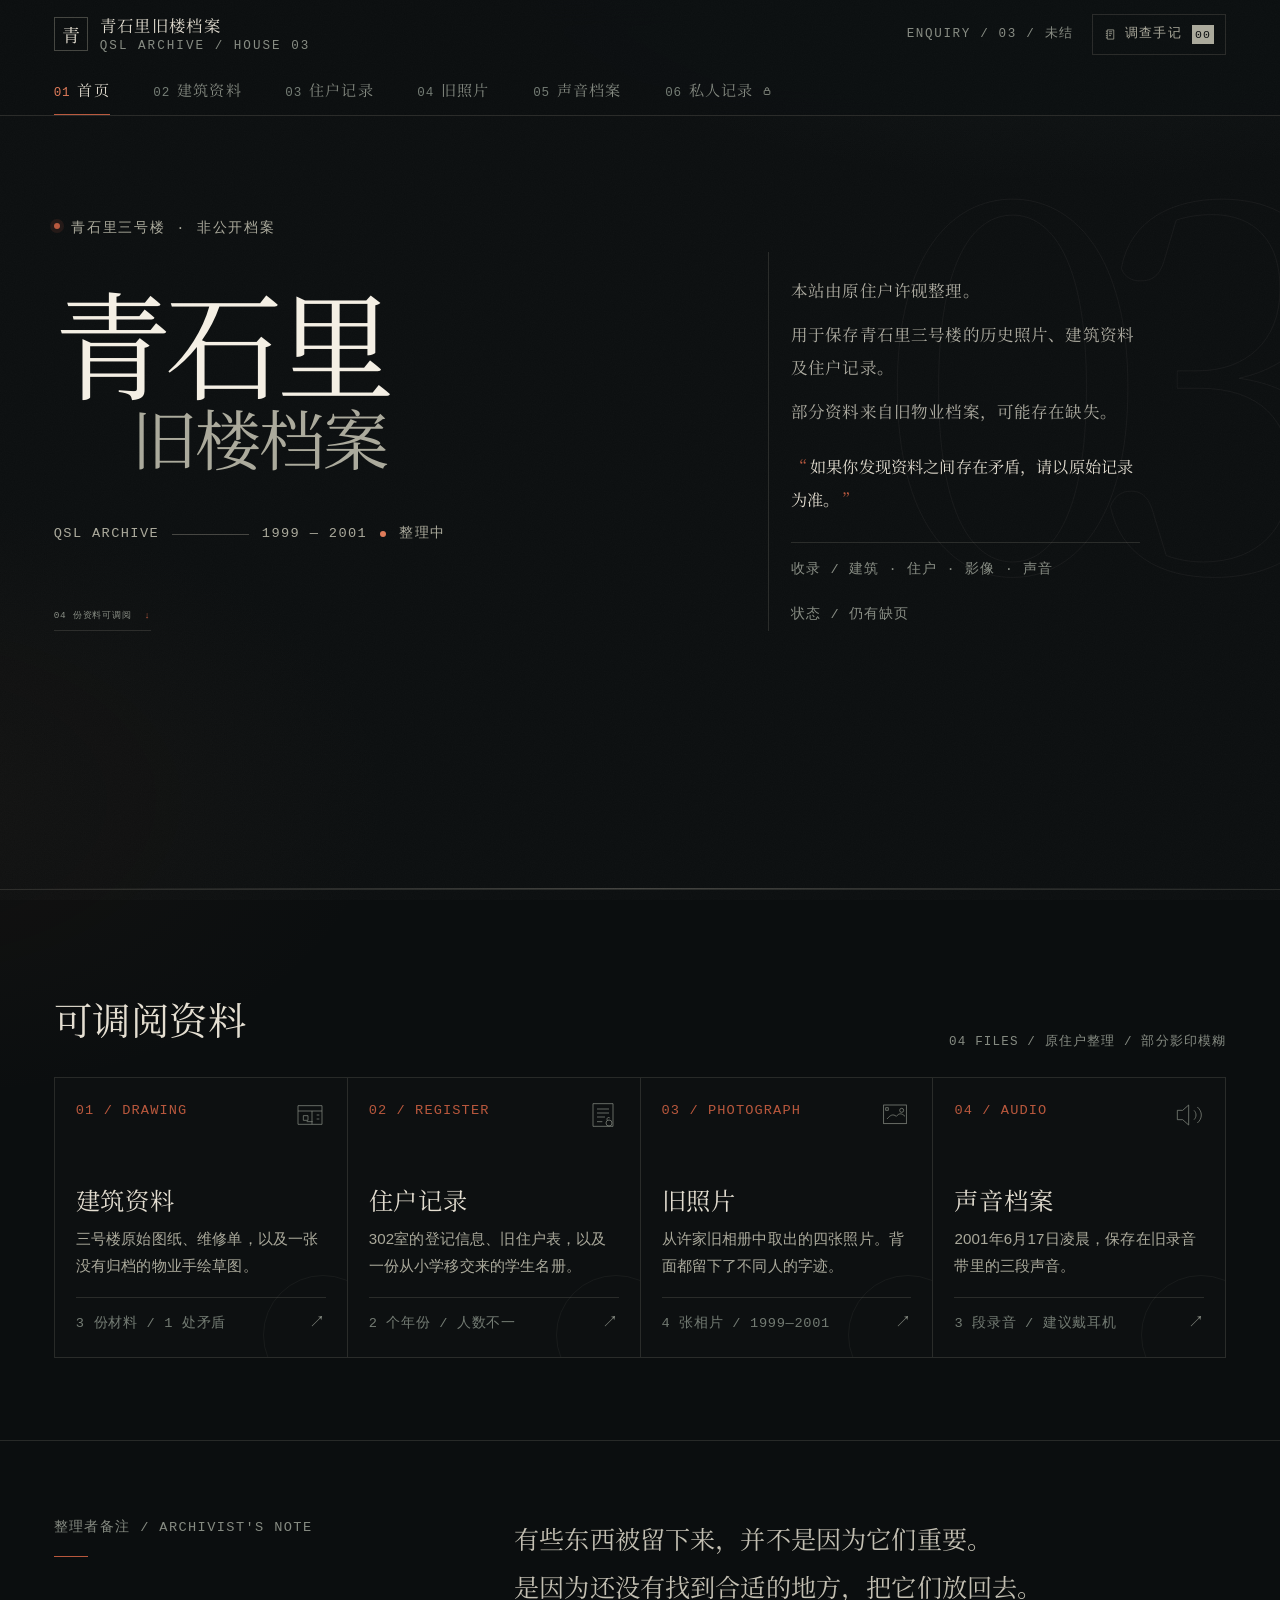
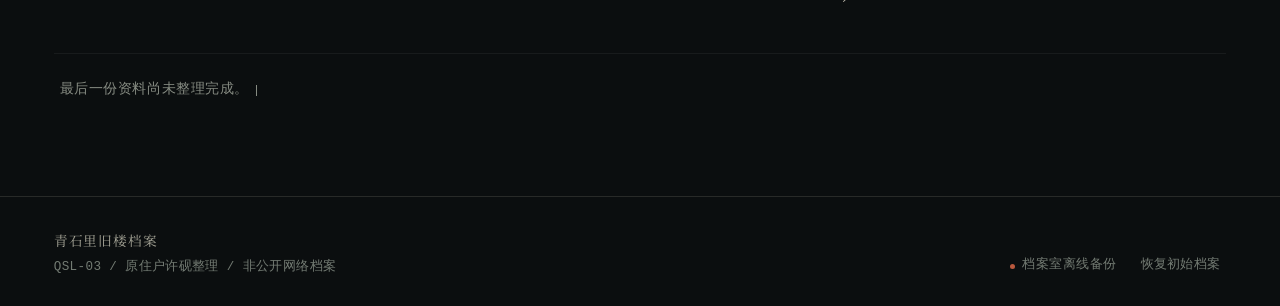
<file: index.html>
<!doctype html>
<html lang="zh-CN">
<head>
  <meta charset="utf-8">
  <meta name="viewport" content="width=device-width, initial-scale=1, viewport-fit=cover">
  <meta name="theme-color" content="#0b0e0f">
  <meta name="description" content="青石里旧楼档案。一个关于三号楼、镜子和一个被忘记的人的网络档案调查。">
  <title>镜子里的304 · 青石里旧楼档案</title>
  <link rel="icon" href="assets/img/favicon.svg" type="image/svg+xml">
  <link rel="stylesheet" href="assets/css/style.css">
  <script src="assets/js/shared.js" defer></script>
</head>
<body data-page="home">
  <a class="skip-link" href="#main">跳到主要内容</a>
  <div class="grain" aria-hidden="true"></div>

  <header class="site-header">
    <div class="header-inner">
      <a class="brand" href="index.html" aria-label="青石里旧楼档案 · 首页">
        <span class="brand__seal" aria-hidden="true">青</span>
        <span class="brand__text">
          青石里旧楼档案
          <small>QSL ARCHIVE / HOUSE 03</small>
        </span>
      </a>
      <div class="header-tools">
        <span class="case-code">ENQUIRY / 03 / 未结</span>
        <button class="notebook-btn" type="button" data-notebook-toggle aria-haspopup="dialog">
          <svg viewBox="0 0 24 24" aria-hidden="true"><path d="M6 3.5h12v17H6zM9 7h6M9 10.5h6M9 14h4M3.5 6H6M3.5 10H6M3.5 14H6M3.5 18H6"/></svg>
          调查手记
          <span data-clue-count>00</span>
        </button>
      </div>
    </div>
    <nav class="main-nav" aria-label="档案页面">
      <a href="index.html" data-nav="home"><span>01</span>首页</a>
      <a href="building.html" data-nav="building"><span>02</span>建筑资料</a>
      <a href="residents.html" data-nav="residents"><span>03</span>住户记录</a>
      <a href="photos.html" data-nav="photos"><span>04</span>旧照片</a>
      <a href="audio.html" data-nav="audio"><span>05</span>声音档案</a>
      <a href="archive.html" data-nav="archive"><span>06</span>私人记录
        <svg class="nav-lock" viewBox="0 0 16 16" aria-hidden="true"><rect x="3.5" y="7" width="9" height="6.5" rx="1"/><path d="M5.5 7V5.2a2.5 2.5 0 0 1 5 0V7"/></svg>
      </a>
    </nav>
  </header>

  <main id="main">
    <section class="hero">
      <div class="container hero__inner">
        <div class="hero__main">
          <div class="hero__eyebrow eyebrow">青石里三号楼 · 非公开档案</div>
          <h1 class="hero__title">
            <span>青石里</span>
            <span class="hero__title-line">旧楼档案</span>
          </h1>
          <div class="hero__sub">
            <span>QSL ARCHIVE</span>
            <span class="hairline" aria-hidden="true"></span>
            <span>1999 — 2001</span>
            <span class="dot-pulse" aria-hidden="true"></span>
            <span>整理中</span>
          </div>
          <a class="hero__scroll" href="#entries">
            04 份资料可调阅
            <span class="hero__scroll-arrow" aria-hidden="true">↓</span>
          </a>
        </div>

        <aside class="hero__note" aria-label="档案说明">
          <p>本站由原住户许砚整理。</p>
          <p>用于保存青石里三号楼的历史照片、建筑资料及住户记录。</p>
          <p>部分资料来自旧物业档案，可能存在缺失。</p>
          <p class="quote">如果你发现资料之间存在矛盾，请以原始记录为准。</p>
          <div class="hero__meta">
            <span>收录 / 建筑 · 住户 · 影像 · 声音</span>
            <span>状态 / 仍有缺页</span>
          </div>
        </aside>

        <div class="hero-object" aria-hidden="true">
          <div class="mirror-object">
            <div class="mirror-object__glass">
              <div class="mirror-object__caption">三楼东侧 / 镜面<br>封存于 2012</div>
            </div>
          </div>
        </div>
      </div>
    </section>

    <section class="entries" id="entries" aria-labelledby="entries-title">
      <div class="container">
        <div class="entries__head">
          <h2 class="entries__title" id="entries-title">可调阅资料</h2>
          <div class="section-head__meta">04 FILES / 原住户整理 / 部分影印模糊</div>
        </div>
        <div class="entry-grid">
          <a class="entry-card" href="building.html">
            <div class="entry-card__top">
              <span class="entry-card__no">01 / DRAWING</span>
              <svg class="entry-card__icon" viewBox="0 0 48 48" aria-hidden="true">
                <path d="M6 10h36v28H6zM6 18h21v20M27 18h15M14 25h7v7h-7zM34 24h4M34 30h4"/>
                <path d="M19 34h9"/>
              </svg>
            </div>
            <h2 class="entry-card__title">建筑资料</h2>
            <p class="entry-card__desc">三号楼原始图纸、维修单，以及一张没有归档的物业手绘草图。</p>
            <div class="entry-card__bottom">
              <span class="entry-card__meta">3 份材料 / 1 处矛盾</span>
              <span class="entry-card__arrow" aria-hidden="true">↗</span>
            </div>
          </a>

          <a class="entry-card" href="residents.html">
            <div class="entry-card__top">
              <span class="entry-card__no">02 / REGISTER</span>
              <svg class="entry-card__icon" viewBox="0 0 48 48" aria-hidden="true">
                <path d="M9 7h30v34H9zM15 15h18M15 21h18M15 27h12M15 34h8"/>
                <path d="M33 31.5a4.5 4.5 0 1 0 0 9 4.5 4.5 0 0 0 0-9ZM31 32l-1.5-2 3-3 1.5 2"/>
              </svg>
            </div>
            <h2 class="entry-card__title">住户记录</h2>
            <p class="entry-card__desc">302室的登记信息、旧住户表，以及一份从小学移交来的学生名册。</p>
            <div class="entry-card__bottom">
              <span class="entry-card__meta">2 个年份 / 人数不一</span>
              <span class="entry-card__arrow" aria-hidden="true">↗</span>
            </div>
          </a>

          <a class="entry-card" href="photos.html">
            <div class="entry-card__top">
              <span class="entry-card__no">03 / PHOTOGRAPH</span>
              <svg class="entry-card__icon" viewBox="0 0 48 48" aria-hidden="true">
                <rect x="7" y="9" width="34" height="28"/>
                <path d="M10 13h4v4h-4zM12 30c5-6 9-8 14-4 4-5 8-5 13 0M31 17a3 3 0 1 0 6 0 3 3 0 0 0-6 0Z"/>
              </svg>
            </div>
            <h2 class="entry-card__title">旧照片</h2>
            <p class="entry-card__desc">从许家旧相册中取出的四张照片。背面都留下了不同人的字迹。</p>
            <div class="entry-card__bottom">
              <span class="entry-card__meta">4 张相片 / 1999—2001</span>
              <span class="entry-card__arrow" aria-hidden="true">↗</span>
            </div>
          </a>

          <a class="entry-card" href="audio.html">
            <div class="entry-card__top">
              <span class="entry-card__no">04 / AUDIO</span>
              <svg class="entry-card__icon" viewBox="0 0 48 48" aria-hidden="true">
                <path d="M8 17h8l9-8v30l-9-8H8zM33 17c4 4 4 10 0 14M38 12c8 7 8 17 0 24"/>
              </svg>
            </div>
            <h2 class="entry-card__title">声音档案</h2>
            <p class="entry-card__desc">2001年6月17日凌晨，保存在旧录音带里的三段声音。</p>
            <div class="entry-card__bottom">
              <span class="entry-card__meta">3 段录音 / 建议戴耳机</span>
              <span class="entry-card__arrow" aria-hidden="true">↗</span>
            </div>
          </a>
        </div>
      </div>
    </section>

    <section class="home-closing">
      <div class="container">
        <div class="home-closing__inner">
          <div>
            <div class="home-closing__label">整理者备注 / ARCHIVIST'S NOTE</div>
            <div class="rule" style="margin-top: 15px;"></div>
          </div>
          <p class="home-closing__text">
            有些东西被留下来，并不是因为它们重要。<br>
            是因为还没有找到合适的地方，把它们放回去。
          </p>
        </div>
        <div class="whisper-zone">
          <button class="whisper-btn" type="button" data-whisper aria-expanded="false">
            最后一份资料尚未整理完成。<span class="caret" aria-hidden="true"></span>
          </button>
          <div class="whisper-reveal" aria-hidden="true">
            <div class="whisper-reveal__inner">
              <span>“</span>我总觉得，家里曾经还有一个人。<span>”</span>
            </div>
          </div>
        </div>
      </div>
    </section>
  </main>

  <footer class="site-footer">
    <div class="container footer-inner">
      <div>
        <p class="footer-brand">青石里旧楼档案</p>
        <p class="footer-fine">QSL-03 / 原住户许砚整理 / 非公开网络档案</p>
      </div>
      <div class="footer-tools">
        <span class="footer-status"><i class="is-live" aria-hidden="true"></i>档案室离线备份</span>
        <button class="reset-link" type="button" data-reset>恢复初始档案</button>
      </div>
    </div>
  </footer>
</body>
</html>
</file>
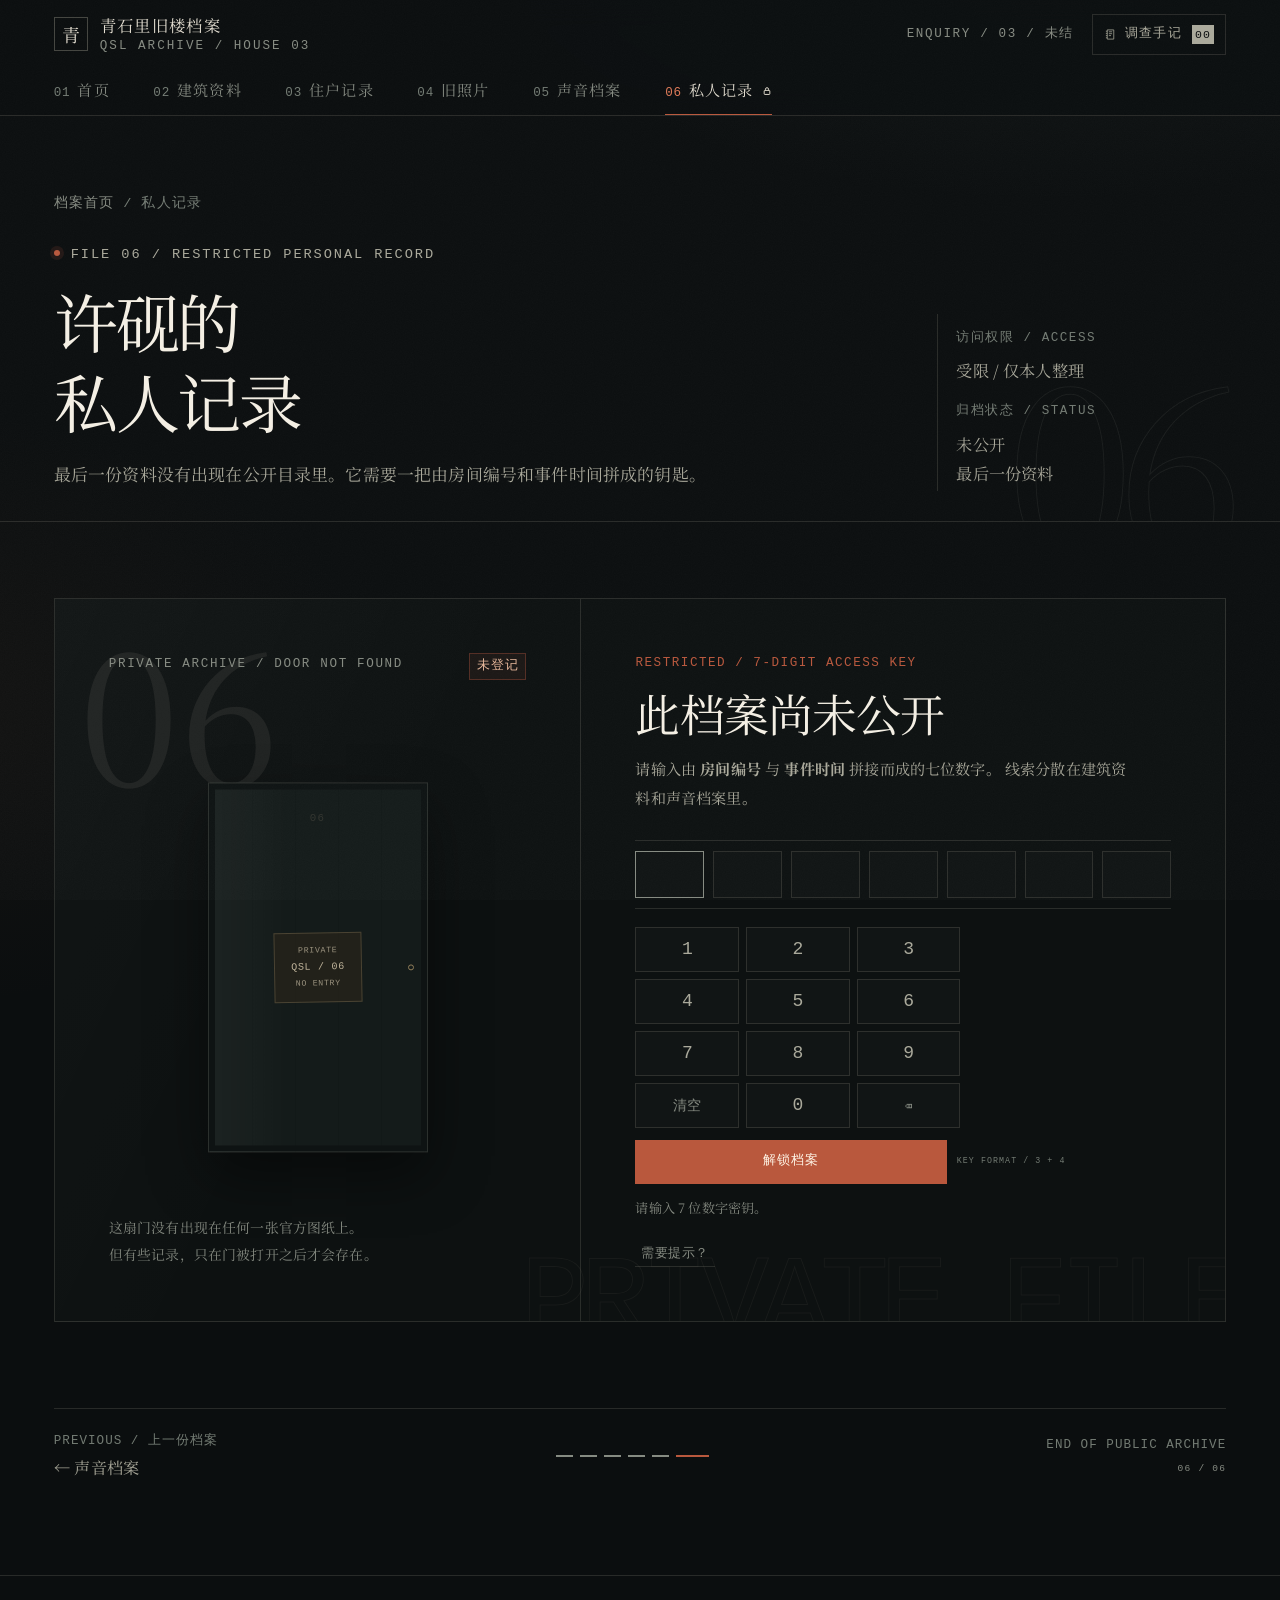
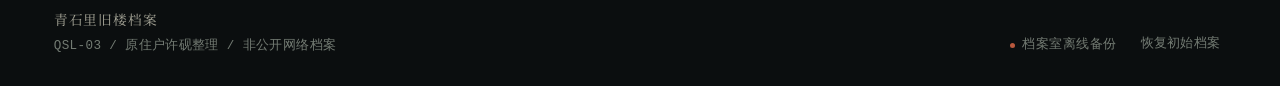
<file: archive.html>
<!doctype html>
<html lang="zh-CN">
<head>
  <meta charset="utf-8">
  <meta name="viewport" content="width=device-width, initial-scale=1, viewport-fit=cover">
  <meta name="theme-color" content="#0b0e0f">
  <meta name="description" content="许砚的私人记录。一份需要档案密钥才能打开的、关于304室的最后记录。">
  <title>私人记录 · 镜子里的304</title>
  <link rel="icon" href="assets/img/favicon.svg" type="image/svg+xml">
  <link rel="stylesheet" href="assets/css/style.css">
  <script src="assets/js/shared.js" defer></script>
  <script src="assets/js/archive.js" defer></script>
</head>
<body data-page="archive">
  <a class="skip-link" href="#main">跳到主要内容</a>
  <div class="grain" aria-hidden="true"></div>

  <header class="site-header">
    <div class="header-inner">
      <a class="brand" href="index.html" aria-label="青石里旧楼档案 · 首页">
        <span class="brand__seal" aria-hidden="true">青</span>
        <span class="brand__text">青石里旧楼档案<small>QSL ARCHIVE / HOUSE 03</small></span>
      </a>
      <div class="header-tools">
        <span class="case-code">ENQUIRY / 03 / 未结</span>
        <button class="notebook-btn" type="button" data-notebook-toggle aria-haspopup="dialog">
          <svg viewBox="0 0 24 24" aria-hidden="true"><path d="M6 3.5h12v17H6zM9 7h6M9 10.5h6M9 14h4M3.5 6H6M3.5 10H6M3.5 14H6M3.5 18H6"/></svg>
          调查手记
          <span data-clue-count>00</span>
        </button>
      </div>
    </div>
    <nav class="main-nav" aria-label="档案页面">
      <a href="index.html" data-nav="home"><span>01</span>首页</a>
      <a href="building.html" data-nav="building"><span>02</span>建筑资料</a>
      <a href="residents.html" data-nav="residents"><span>03</span>住户记录</a>
      <a href="photos.html" data-nav="photos"><span>04</span>旧照片</a>
      <a href="audio.html" data-nav="audio"><span>05</span>声音档案</a>
      <a href="archive.html" data-nav="archive"><span>06</span>私人记录
        <svg class="nav-lock" viewBox="0 0 16 16" aria-hidden="true"><rect x="3.5" y="7" width="9" height="6.5" rx="1"/><path d="M5.5 7V5.2a2.5 2.5 0 0 1 5 0V7"/></svg>
      </a>
    </nav>
  </header>

  <main id="main">
    <header class="page-hero" data-index="06">
      <div class="container">
        <div class="page-hero__inner">
          <div>
            <div class="breadcrumb">
              <a href="index.html">档案首页</a><span>/</span><span>私人记录</span>
            </div>
            <div class="eyebrow" style="margin-bottom: 15px;">FILE 06 / RESTRICTED PERSONAL RECORD</div>
            <h1 class="page-title">许砚的<br>私人记录</h1>
            <p class="page-lead">
              最后一份资料没有出现在公开目录里。它需要一把由房间编号和事件时间拼成的钥匙。
            </p>
          </div>
          <aside class="page-side">
            <div class="page-side__label">访问权限 / ACCESS</div>
            <div class="page-side__value">受限 / 仅本人整理</div>
            <div class="page-side__label" style="margin-top: 15px;">归档状态 / STATUS</div>
            <div class="page-side__value">未公开<br>最后一份资料</div>
          </aside>
        </div>
      </div>
    </header>

    <div class="page-body">
      <div class="container">
        <div class="archive-shell" id="archive-shell">
          <section class="lock-screen" id="archive-locked" aria-labelledby="lock-title">
            <div class="lock-visual" aria-hidden="true">
              <div class="lock-visual__index">06</div>
              <div class="lock-visual__top">
                <span class="mono">PRIVATE ARCHIVE / DOOR NOT FOUND</span>
                <span class="tag tag--warn">未登记</span>
              </div>
              <div class="lock-door">
                <div class="lock-door__plate">
                  PRIVATE<br><strong>QSL / 06</strong>
                  NO ENTRY
                </div>
              </div>
              <p class="lock-visual__bottom">
                这扇门没有出现在任何一张官方图纸上。<br>
                但有些记录，只在门被打开之后才会存在。
              </p>
            </div>

            <div class="lock-panel" id="lock-panel">
              <div class="lock-kicker">RESTRICTED / 7-DIGIT ACCESS KEY</div>
              <h2 class="lock-title" id="lock-title">此档案尚未公开</h2>
              <p class="lock-desc">
                请输入由 <strong>房间编号</strong> 与 <strong>事件时间</strong> 拼接而成的七位数字。
                线索分散在建筑资料和声音档案里。
              </p>

              <form class="pin-form" id="pin-form" novalidate>
                <div class="pin-display" id="pin-display" aria-hidden="true">
                  <span class="pin-slot"></span>
                  <span class="pin-slot"></span>
                  <span class="pin-slot"></span>
                  <span class="pin-slot"></span>
                  <span class="pin-slot"></span>
                  <span class="pin-slot"></span>
                  <span class="pin-slot"></span>
                </div>
                <p class="sr-only" id="pin-live" aria-live="polite">已输入 0 位数字，共 7 位。</p>

                <div class="pin-keypad" aria-label="数字键盘">
                  <button class="keypad-key" type="button" data-pin-key="1">1</button>
                  <button class="keypad-key" type="button" data-pin-key="2">2</button>
                  <button class="keypad-key" type="button" data-pin-key="3">3</button>
                  <button class="keypad-key" type="button" data-pin-key="4">4</button>
                  <button class="keypad-key" type="button" data-pin-key="5">5</button>
                  <button class="keypad-key" type="button" data-pin-key="6">6</button>
                  <button class="keypad-key" type="button" data-pin-key="7">7</button>
                  <button class="keypad-key" type="button" data-pin-key="8">8</button>
                  <button class="keypad-key" type="button" data-pin-key="9">9</button>
                  <button class="keypad-key keypad-key--utility" type="button" data-pin-clear>清空</button>
                  <button class="keypad-key" type="button" data-pin-key="0">0</button>
                  <button class="keypad-key keypad-key--utility" type="button" data-pin-back aria-label="退格">⌫</button>
                </div>

                <div class="pin-actions">
                  <button class="btn btn--accent" type="submit" id="unlock-button">
                    解锁档案
                  </button>
                  <span class="mono" style="color: var(--faint); font-size: .46rem;">KEY FORMAT / 3 + 4</span>
                </div>
                <p class="pin-message" id="pin-message" role="status">请输入 7 位数字密钥。</p>
                <button class="hint-toggle" type="button" id="hint-toggle" aria-expanded="false" aria-controls="pin-hint">
                  需要提示？
                </button>
                <div class="pin-hint" id="pin-hint" hidden>
                  <p>密钥由两组数字依次拼接：3位房间编号 + 4位时间（小时和分钟各两位，不含冒号）。</p>
                  <p>房间编号：官方图纸没有，但旧草图在镜子旁留下过。时间：录音标签与维修补记重复出现的异常时刻。</p>
                </div>
              </form>
            </div>
          </section>

          <section class="unlocked" id="archive-unlocked" aria-labelledby="private-title">
            <div class="private-head">
              <div>
                <div class="private-head__label">ACCESS GRANTED / FILE OPENED</div>
                <h2 class="sr-only" id="private-title">许砚的私人记录</h2>
              </div>
              <div class="private-head__note">
                FILE 06 / 个人信息 / 未公开索引<br>
                阅读时请保持环境安静
              </div>
            </div>

            <div class="private-layout">
              <article class="private-record">
                <header class="private-record__header">
                  <div>
                    <div class="private-record__file">PRIVATE_NOTE / UNTITLED / 最后修改时间未知</div>
                    <h3 class="private-record__title">我已经把所有资料找回来了。</h3>
                  </div>
                  <div class="private-record__date">
                    许砚<br>成年后整理
                  </div>
                </header>

                <div class="private-record__body">
                  <p>我已经把所有资料找回来了。</p>
                  <p>我终于知道那个女孩是谁了。</p>
                  <p>她是<span class="hit">许棠</span>。</p>
                  <p>她是我的姐姐。</p>
                  <p>但是我仍然不明白，为什么爸妈都不记得她。</p>
                  <p>我曾经问过爸爸，他说我小时候一直是一个人。</p>
                  <p>可我找到了两个人的出生证明。</p>
                  <p>我也找到了姐姐写给我的信。</p>
                  <p>我记得她喜欢拍照。</p>
                  <p>她不喜欢吃胡萝卜。</p>
                  <p>她睡觉前总会把门锁好。</p>
                  <p>我已经想起来了。</p>
                  <div class="final-lines">
                    <p>可是，镜子里的门又出现了。</p>
                    <p>今天凌晨2点13分，我听见有人敲门。</p>
                    <p>三下。</p>
                    <p>和当年一模一样。</p>
                  </div>
                  <div class="private-record__signature">—— 许砚</div>
                </div>

                <div class="name-gate">
                  <label class="name-gate__label" for="name-input">请输入消失者的姓名。</label>
                  <form class="name-form" id="name-form">
                    <input id="name-input" name="name" type="text" inputmode="text" autocomplete="off" maxlength="10" placeholder="姓名" aria-describedby="name-error">
                    <button class="btn btn--accent" type="submit">确认姓名</button>
                  </form>
                  <p class="name-error" id="name-error" role="alert"></p>
                  <p class="name-tip">输入完成后，最后一卷录音会自动播放。名字必须与档案中出现过的记录一致。</p>
                </div>

                <div class="door-path">
                  <div class="door-path__text">
                    <strong>走廊尽头 / 02:13</strong>
                    门后传来三下敲击。也许她不想再等了。
                  </div>
                  <button class="btn" type="button" id="open-door">打开门</button>
                </div>
              </article>

              <aside class="private-side" aria-label="私人记录附件">
                <div class="side-card">
                  <div class="side-card__label">ACCESS NOTE / 阅读顺序</div>
                  <h3 class="side-card__title">先把名字找回来。</h3>
                  <p class="side-card__text">
                    最后一页下方有一个姓名栏。照片、登记表和小学材料都能帮助你确认她是谁。
                    输入正确后，不要关闭页面。
                  </p>
                  <div class="stamp-row">
                    <span class="tag tag--ok">档案已打开</span>
                    <span class="tag">非公开</span>
                  </div>
                </div>

                <div class="side-card">
                  <div class="side-card__label">ATTACHMENT / UNKNOWN AUDIO</div>
                  <div class="attachment" id="unknown-attachment">
                    <div class="attachment__head">
                      <span>UNKNOWN_AUDIO.WAV</span>
                      <span id="unknown-duration">00:00</span>
                    </div>
                    <div class="attachment__name" id="unknown-source">空白音轨 / 无内容</div>
                    <p class="attachment__empty" id="unknown-empty">文件没有可播放内容。波形为空。</p>

                    <div class="ghost-tape" id="ghost-tape">
                      <div class="ghost-tape__title">新增音轨 / 来源未知 / 00:06</div>
                      <p class="ghost-tape__line">「你认错人了。<br>她还在这里。」</p>
                      <div class="ghost-tape__controls">
                        <button type="button" id="replay-ghost">重新播放声音</button>
                        <span>它不在许砚的目录里。</span>
                      </div>
                    </div>
                  </div>
                </div>

                <div class="side-card">
                  <div class="side-card__label">NOTE / 最后的提醒</div>
                  <p class="side-card__text">
                    你可以继续核对档案，也可以用任何方式离开这里。<br>
                    只是别忘了，门已经听过你的声音。
                  </p>
                </div>
              </aside>
            </div>
          </section>
        </div>

        <div class="page-turn">
          <div class="page-turn__side">
            <span class="page-turn__label">PREVIOUS / 上一份档案</span>
            <a href="audio.html">← 声音档案</a>
          </div>
          <div class="page-turn__progress" aria-label="档案进度：第6页，共6页">
            <span class="is-past"></span><span class="is-past"></span><span class="is-past"></span><span class="is-past"></span><span class="is-past"></span><span class="is-current"></span>
          </div>
          <div class="page-turn__side page-turn__next">
            <span class="page-turn__label">END OF PUBLIC ARCHIVE</span>
            <span class="mono" style="color: var(--muted-dim); font-size: .53rem;">06 / 06</span>
          </div>
        </div>
      </div>
    </div>
  </main>

  <div class="last-recording" id="last-recording" role="dialog" aria-modal="true" aria-labelledby="last-recording-title" hidden>
    <div class="last-recording__inner">
      <button class="last-skip" type="button" id="skip-final">跳过等待 →</button>
      <div class="last-kicker">LAST TAPE / 正在读取</div>
      <h2 class="sr-only" id="last-recording-title">输入正确后的新录音</h2>
      <div class="last-lines">
        <p style="--line-delay: .5s;">哥哥？</p>
        <p style="--line-delay: 2.35s;">是你吗？</p>
        <p style="--line-delay: 4.75s;">我在这里等了很久。</p>
        <p style="--line-delay: 7.9s;">你终于想起来了。</p>
      </div>
      <div class="last-knocks" aria-label="三下敲击声">
        <i></i><i></i><i></i>
      </div>
      <p class="last-caption">录音结束后，页面会自动跳转。</p>
    </div>
  </div>

  <noscript>
    <div class="container"><p class="doc-note">私人记录的解锁、姓名确认与录音播放需要启用 JavaScript。</p></div>
  </noscript>

  <footer class="site-footer">
    <div class="container footer-inner">
      <div>
        <p class="footer-brand">青石里旧楼档案</p>
        <p class="footer-fine">QSL-03 / 原住户许砚整理 / 非公开网络档案</p>
      </div>
      <div class="footer-tools">
        <span class="footer-status"><i class="is-live" aria-hidden="true"></i>档案室离线备份</span>
        <button class="reset-link" type="button" data-reset>恢复初始档案</button>
      </div>
    </div>
  </footer>
</body>
</html>
</file>
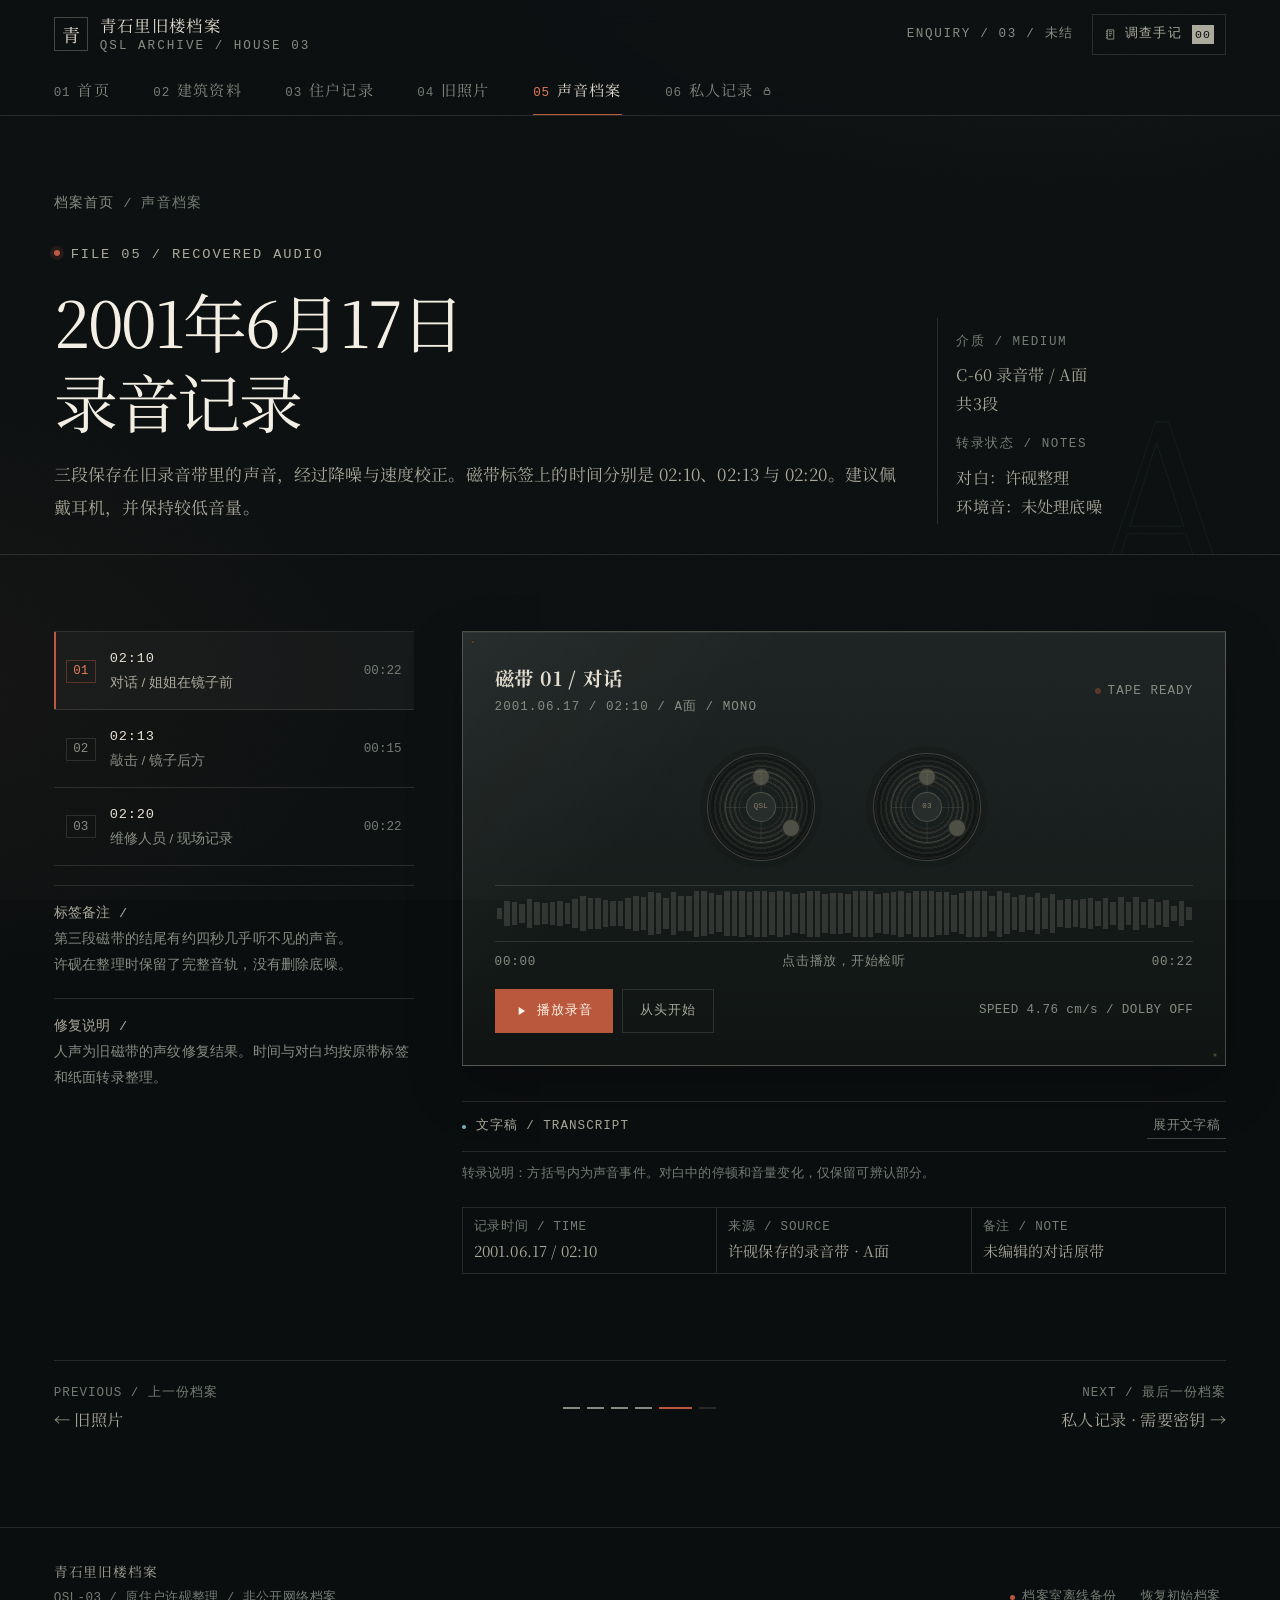
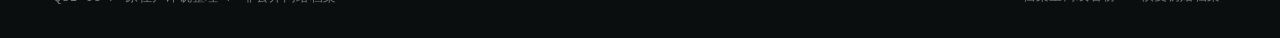
<file: audio.html>
<!doctype html>
<html lang="zh-CN">
<head>
  <meta charset="utf-8">
  <meta name="viewport" content="width=device-width, initial-scale=1, viewport-fit=cover">
  <meta name="theme-color" content="#0b0e0f">
  <meta name="description" content="2001年6月17日录音记录：三段来自青石里三号楼的旧磁带。">
  <title>声音档案 · 镜子里的304</title>
  <link rel="icon" href="assets/img/favicon.svg" type="image/svg+xml">
  <link rel="stylesheet" href="assets/css/style.css">
  <script src="assets/js/shared.js" defer></script>
  <script src="assets/js/audio.js" defer></script>
</head>
<body data-page="audio">
  <a class="skip-link" href="#main">跳到主要内容</a>
  <div class="grain" aria-hidden="true"></div>

  <header class="site-header">
    <div class="header-inner">
      <a class="brand" href="index.html" aria-label="青石里旧楼档案 · 首页">
        <span class="brand__seal" aria-hidden="true">青</span>
        <span class="brand__text">青石里旧楼档案<small>QSL ARCHIVE / HOUSE 03</small></span>
      </a>
      <div class="header-tools">
        <span class="case-code">ENQUIRY / 03 / 未结</span>
        <button class="notebook-btn" type="button" data-notebook-toggle aria-haspopup="dialog">
          <svg viewBox="0 0 24 24" aria-hidden="true"><path d="M6 3.5h12v17H6zM9 7h6M9 10.5h6M9 14h4M3.5 6H6M3.5 10H6M3.5 14H6M3.5 18H6"/></svg>
          调查手记
          <span data-clue-count>00</span>
        </button>
      </div>
    </div>
    <nav class="main-nav" aria-label="档案页面">
      <a href="index.html" data-nav="home"><span>01</span>首页</a>
      <a href="building.html" data-nav="building"><span>02</span>建筑资料</a>
      <a href="residents.html" data-nav="residents"><span>03</span>住户记录</a>
      <a href="photos.html" data-nav="photos"><span>04</span>旧照片</a>
      <a href="audio.html" data-nav="audio"><span>05</span>声音档案</a>
      <a href="archive.html" data-nav="archive"><span>06</span>私人记录
        <svg class="nav-lock" viewBox="0 0 16 16" aria-hidden="true"><rect x="3.5" y="7" width="9" height="6.5" rx="1"/><path d="M5.5 7V5.2a2.5 2.5 0 0 1 5 0V7"/></svg>
      </a>
    </nav>
  </header>

  <main id="main" class="audio-page">
    <header class="page-hero" data-index="05">
      <div class="container">
        <div class="page-hero__inner">
          <div>
            <div class="breadcrumb">
              <a href="index.html">档案首页</a><span>/</span><span>声音档案</span>
            </div>
            <div class="eyebrow" style="margin-bottom: 15px;">FILE 05 / RECOVERED AUDIO</div>
            <h1 class="page-title">2001年6月17日<br>录音记录</h1>
            <p class="page-lead">
              三段保存在旧录音带里的声音，经过降噪与速度校正。磁带标签上的时间分别是
              02:10、02:13 与 02:20。建议佩戴耳机，并保持较低音量。
            </p>
          </div>
          <aside class="page-side">
            <div class="page-side__label">介质 / MEDIUM</div>
            <div class="page-side__value">C-60 录音带 / A面<br>共3段</div>
            <div class="page-side__label" style="margin-top: 15px;">转录状态 / NOTES</div>
            <div class="page-side__value">对白：许砚整理<br>环境音：未处理底噪</div>
          </aside>
        </div>
      </div>
    </header>

    <div class="page-body">
      <div class="container">
        <audio id="tape-audio" preload="metadata"></audio>

        <div class="audio-layout">
          <aside aria-label="录音列表">
            <div class="tape-list" role="group" aria-label="选择一段录音">
              <button class="tape-item" type="button" data-tape="0" aria-pressed="true">
                <span class="tape-item__no">01</span>
                <span class="tape-item__info">
                  <span class="tape-item__time">02:10</span>
                  <span class="tape-item__name">对话 / 姐姐在镜子前</span>
                </span>
                <span class="tape-item__duration" data-tape-duration="0">00:22</span>
              </button>
              <button class="tape-item" type="button" data-tape="1" aria-pressed="false">
                <span class="tape-item__no">02</span>
                <span class="tape-item__info">
                  <span class="tape-item__time">02:13</span>
                  <span class="tape-item__name">敲击 / 镜子后方</span>
                </span>
                <span class="tape-item__duration" data-tape-duration="1">00:15</span>
              </button>
              <button class="tape-item" type="button" data-tape="2" aria-pressed="false">
                <span class="tape-item__no">03</span>
                <span class="tape-item__info">
                  <span class="tape-item__time">02:20</span>
                  <span class="tape-item__name">维修人员 / 现场记录</span>
                </span>
                <span class="tape-item__duration" data-tape-duration="2">00:22</span>
              </button>
            </div>

            <p class="tape-aside">
              <strong>标签备注 /</strong><br>
              第三段磁带的结尾有约四秒几乎听不见的声音。<br>
              许砚在整理时保留了完整音轨，没有删除底噪。
            </p>
            <p class="tape-aside">
              <strong>修复说明 /</strong><br>
              人声为旧磁带的声纹修复结果。时间与对白均按原带标签和纸面转录整理。
            </p>
          </aside>

          <section class="audio-main" aria-label="录音播放器">
            <div class="tape-deck" id="tape-deck">
              <div class="deck-top">
                <div>
                  <h2 class="deck-title" id="deck-title">磁带 01 / 对话</h2>
                  <p class="deck-subtitle" id="deck-subtitle">2001.06.17 / 02:10 / A面 / MONO</p>
                </div>
                <div class="rec-light"><i aria-hidden="true"></i><span id="deck-state">TAPE READY</span></div>
              </div>

              <div class="reels" aria-hidden="true">
                <div class="reel">
                  <span class="reel__spoke"></span>
                  <span class="reel-center">QSL</span>
                </div>
                <div class="reel">
                  <span class="reel__spoke"></span>
                  <span class="reel-center">03</span>
                </div>
              </div>

              <div class="waveform" id="waveform" role="slider" tabindex="0" aria-label="录音播放进度" aria-valuemin="0" aria-valuemax="100" aria-valuenow="0"></div>

              <div class="time-row">
                <span id="time-elapsed">00:00</span>
                <span id="audio-caption">点击播放，开始检听</span>
                <span id="time-total">00:22</span>
              </div>

              <div class="deck-controls">
                <button class="btn btn--accent play-btn" type="button" id="play-audio">
                  <svg viewBox="0 0 24 24" aria-hidden="true"><path d="M8 5v14l11-7z" fill="currentColor" stroke="none"/></svg>
                  <span id="play-label">播放录音</span>
                </button>
                <button class="btn btn--ghost" type="button" id="rewind-audio">从头开始</button>
                <span class="tape-note">SPEED 4.76 cm/s / DOLBY OFF</span>
              </div>
            </div>

            <div class="transcript is-collapsed" id="transcript">
              <div class="transcript__head">
                <div class="transcript__title">文字稿 / TRANSCRIPT</div>
                <button class="transcript-toggle" type="button" id="transcript-toggle" aria-expanded="false">
                  展开文字稿
                </button>
              </div>
              <ol class="cue-list" id="cue-list"></ol>
              <p class="transcript__foot">
                转录说明：方括号内为声音事件。对白中的停顿和音量变化，仅保留可辨认部分。
              </p>
            </div>

            <div class="tape-meta-strip">
              <div>
                <small>记录时间 / TIME</small>
                <strong id="meta-time">2001.06.17 / 02:10</strong>
              </div>
              <div>
                <small>来源 / SOURCE</small>
                <strong id="meta-source">许砚保存的录音带 · A面</strong>
              </div>
              <div>
                <small>备注 / NOTE</small>
                <strong id="meta-note">未编辑的对话原带</strong>
              </div>
            </div>
          </section>
        </div>

        <div class="page-turn">
          <div class="page-turn__side">
            <span class="page-turn__label">PREVIOUS / 上一份档案</span>
            <a href="photos.html">← 旧照片</a>
          </div>
          <div class="page-turn__progress" aria-label="档案进度：第5页，共6页">
            <span class="is-past"></span><span class="is-past"></span><span class="is-past"></span><span class="is-past"></span><span class="is-current"></span><span></span>
          </div>
          <div class="page-turn__side page-turn__next">
            <span class="page-turn__label">NEXT / 最后一份档案</span>
            <a href="archive.html">私人记录 · 需要密钥 →</a>
          </div>
        </div>
      </div>
    </div>
  </main>

  <noscript>
    <div class="container"><p class="doc-note">本页的播放与声音文字稿需要启用 JavaScript。</p></div>
  </noscript>

  <footer class="site-footer">
    <div class="container footer-inner">
      <div>
        <p class="footer-brand">青石里旧楼档案</p>
        <p class="footer-fine">QSL-03 / 原住户许砚整理 / 非公开网络档案</p>
      </div>
      <div class="footer-tools">
        <span class="footer-status"><i class="is-live" aria-hidden="true"></i>档案室离线备份</span>
        <button class="reset-link" type="button" data-reset>恢复初始档案</button>
      </div>
    </div>
  </footer>
</body>
</html>
</file>
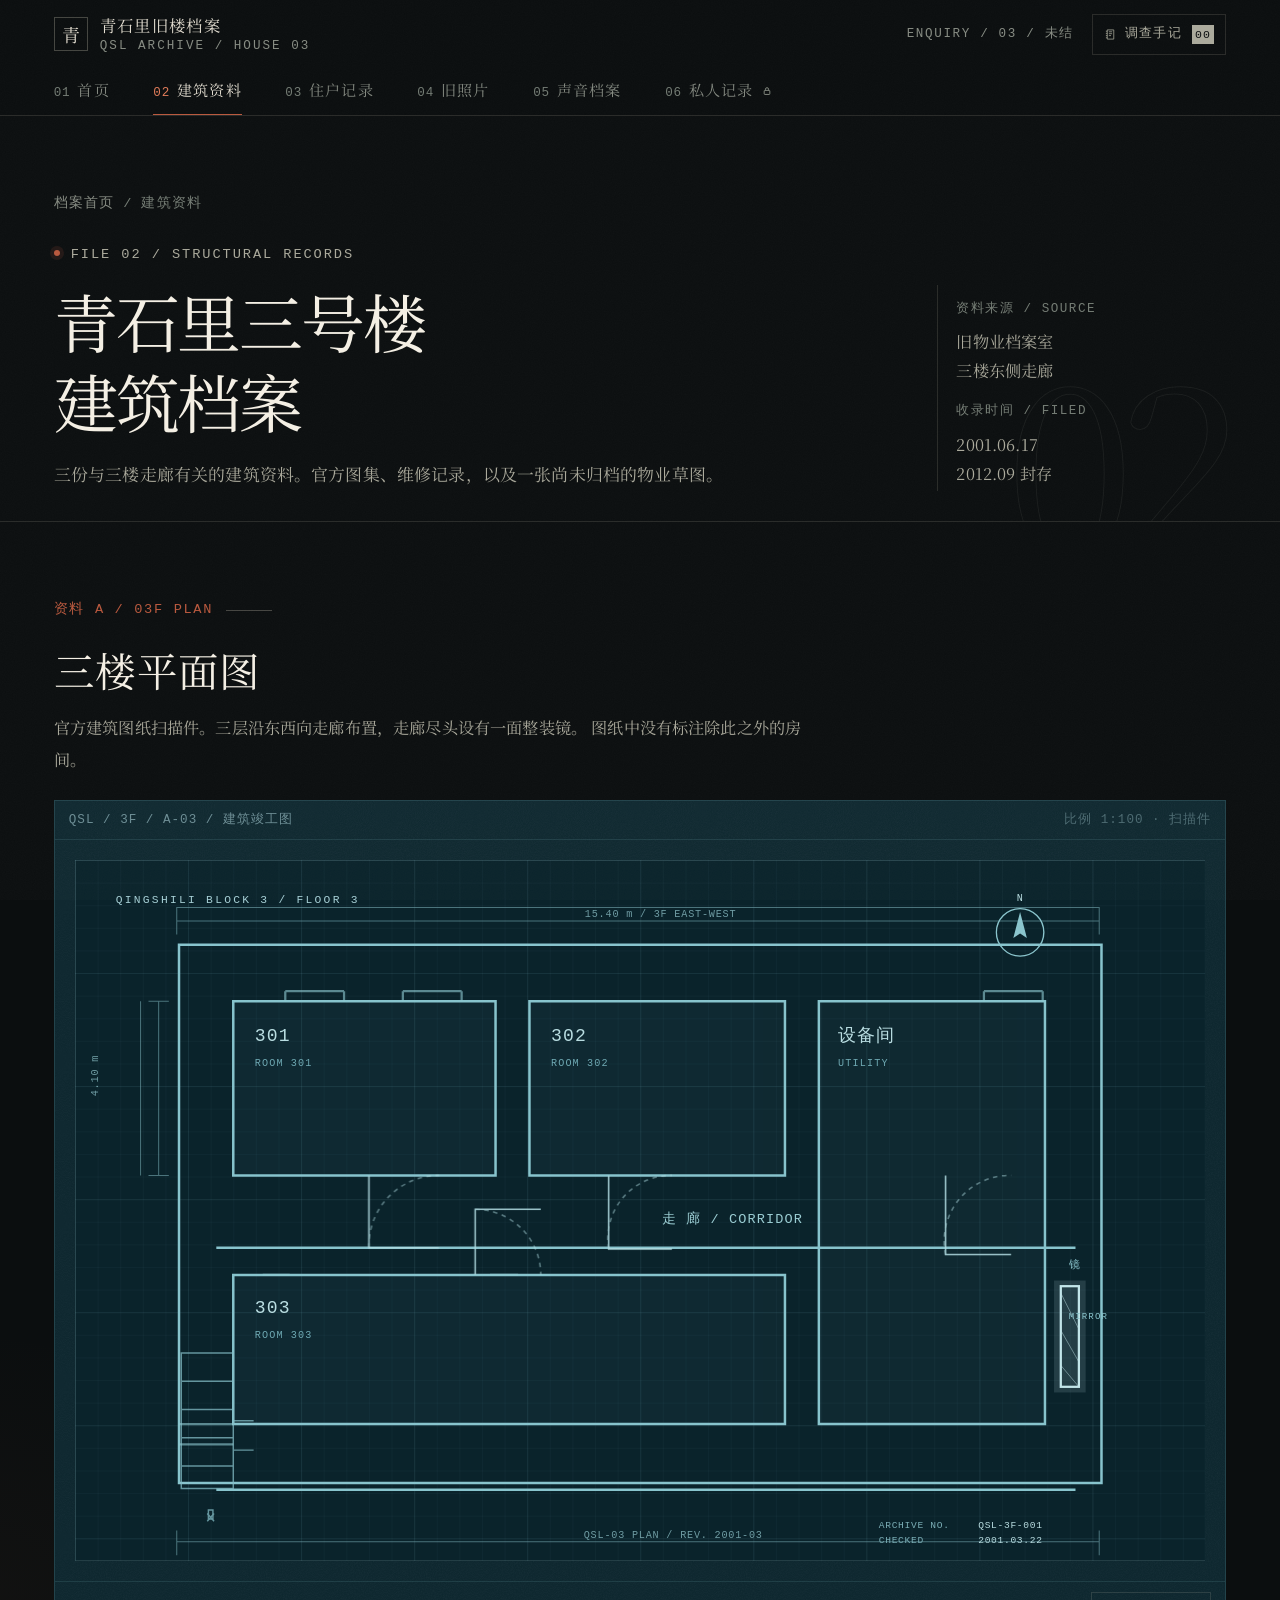
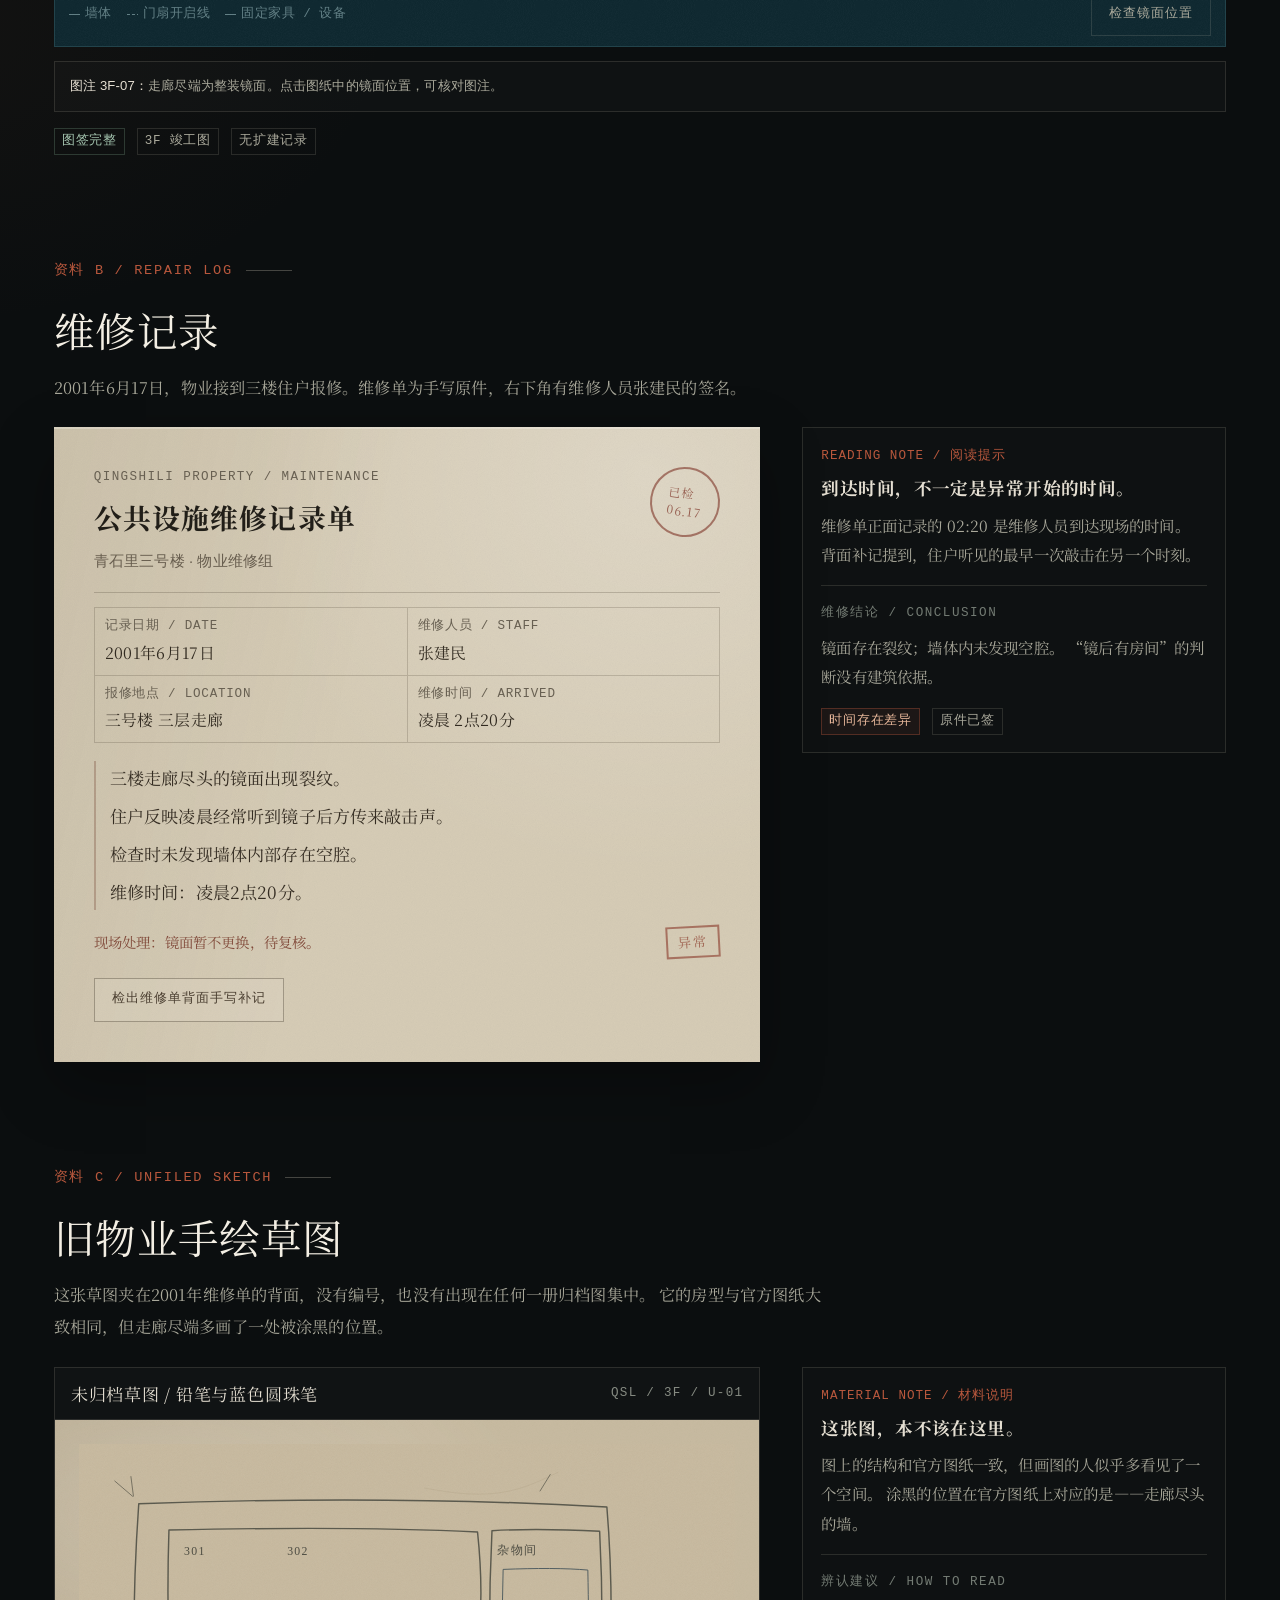
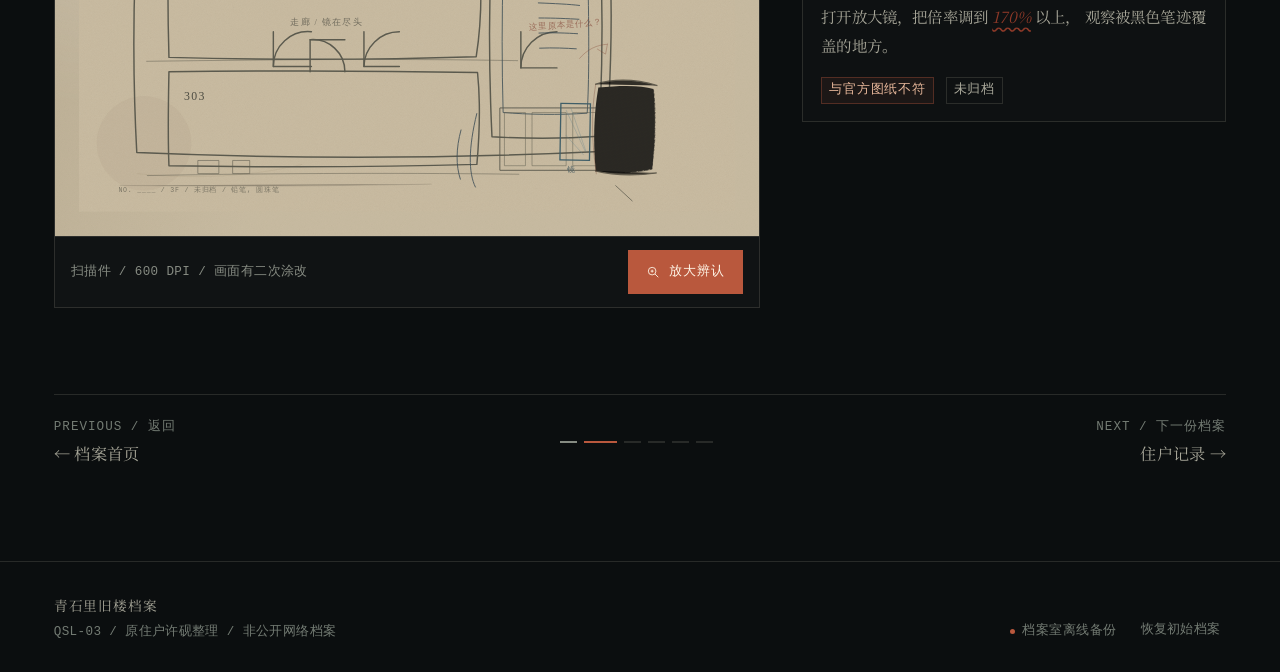
<file: building.html>
<!doctype html>
<html lang="zh-CN">
<head>
  <meta charset="utf-8">
  <meta name="viewport" content="width=device-width, initial-scale=1, viewport-fit=cover">
  <meta name="theme-color" content="#0b0e0f">
  <meta name="description" content="青石里三号楼建筑档案：三楼平面图、2001年维修记录与旧物业手绘草图。">
  <title>建筑档案 · 镜子里的304</title>
  <link rel="icon" href="assets/img/favicon.svg" type="image/svg+xml">
  <link rel="stylesheet" href="assets/css/style.css">
  <script src="assets/js/shared.js" defer></script>
  <script src="assets/js/building.js" defer></script>
</head>
<body data-page="building">
  <a class="skip-link" href="#main">跳到主要内容</a>
  <div class="grain" aria-hidden="true"></div>

  <header class="site-header">
    <div class="header-inner">
      <a class="brand" href="index.html" aria-label="青石里旧楼档案 · 首页">
        <span class="brand__seal" aria-hidden="true">青</span>
        <span class="brand__text">青石里旧楼档案<small>QSL ARCHIVE / HOUSE 03</small></span>
      </a>
      <div class="header-tools">
        <span class="case-code">ENQUIRY / 03 / 未结</span>
        <button class="notebook-btn" type="button" data-notebook-toggle aria-haspopup="dialog">
          <svg viewBox="0 0 24 24" aria-hidden="true"><path d="M6 3.5h12v17H6zM9 7h6M9 10.5h6M9 14h4M3.5 6H6M3.5 10H6M3.5 14H6M3.5 18H6"/></svg>
          调查手记
          <span data-clue-count>00</span>
        </button>
      </div>
    </div>
    <nav class="main-nav" aria-label="档案页面">
      <a href="index.html" data-nav="home"><span>01</span>首页</a>
      <a href="building.html" data-nav="building"><span>02</span>建筑资料</a>
      <a href="residents.html" data-nav="residents"><span>03</span>住户记录</a>
      <a href="photos.html" data-nav="photos"><span>04</span>旧照片</a>
      <a href="audio.html" data-nav="audio"><span>05</span>声音档案</a>
      <a href="archive.html" data-nav="archive"><span>06</span>私人记录
        <svg class="nav-lock" viewBox="0 0 16 16" aria-hidden="true"><rect x="3.5" y="7" width="9" height="6.5" rx="1"/><path d="M5.5 7V5.2a2.5 2.5 0 0 1 5 0V7"/></svg>
      </a>
    </nav>
  </header>

  <main id="main">
    <header class="page-hero" data-index="02">
      <div class="container">
        <div class="page-hero__inner">
          <div>
            <div class="breadcrumb">
              <a href="index.html">档案首页</a><span>/</span><span>建筑资料</span>
            </div>
            <div class="eyebrow" style="margin-bottom: 15px;">FILE 02 / STRUCTURAL RECORDS</div>
            <h1 class="page-title">青石里三号楼<br>建筑档案</h1>
            <p class="page-lead">
              三份与三楼走廊有关的建筑资料。官方图集、维修记录，以及一张尚未归档的物业草图。
            </p>
          </div>
          <aside class="page-side">
            <div class="page-side__label">资料来源 / SOURCE</div>
            <div class="page-side__value">旧物业档案室<br>三楼东侧走廊</div>
            <div class="page-side__label" style="margin-top: 15px;">收录时间 / FILED</div>
            <div class="page-side__value">2001.06.17<br>2012.09 封存</div>
          </aside>
        </div>
      </div>
    </header>

    <div class="page-body">
      <div class="container">

        <section class="page-section" aria-labelledby="plan-title">
          <div class="section-index">资料 A / 03F PLAN</div>
          <h2 class="section-title" id="plan-title">三楼平面图</h2>
          <p class="section-copy">
            官方建筑图纸扫描件。三层沿东西向走廊布置，走廊尽头设有一面整装镜。
            图纸中没有标注除此之外的房间。
          </p>

          <div class="blueprint-card" style="margin-top: 24px;">
            <div class="blueprint-bar">
              <span>QSL / 3F / A-03 / 建筑竣工图</span>
              <span>比例 1:100 · 扫描件</span>
            </div>
            <div class="blueprint-stage">
              <svg viewBox="0 0 1000 620" role="img" aria-labelledby="plan-svg-title plan-svg-desc">
                <title id="plan-svg-title">青石里三号楼三层官方平面图</title>
                <desc id="plan-svg-desc">平面图显示三间房：301、302和303室。一条东西向走廊的尽端画着一面镜子，没有304室。</desc>
                <defs>
                  <pattern id="bp-grid" width="20" height="20" patternUnits="userSpaceOnUse">
                    <path d="M20 0H0V20" fill="none" stroke="#79b4c0" stroke-width=".55" opacity=".13"/>
                  </pattern>
                  <pattern id="bp-grid-major" width="100" height="100" patternUnits="userSpaceOnUse">
                    <path d="M100 0H0V100" fill="none" stroke="#79b4c0" stroke-width=".8" opacity=".18"/>
                  </pattern>
                  <filter id="bp-rough" x="-5%" y="-5%" width="110%" height="110%">
                    <feTurbulence type="fractalNoise" baseFrequency=".035" numOctaves="2" seed="8" result="noise"/>
                    <feDisplacementMap in="SourceGraphic" in2="noise" scale="1.1" xChannelSelector="R" yChannelSelector="G"/>
                  </filter>
                </defs>
                <rect width="1000" height="620" fill="#0a232b"/>
                <rect width="1000" height="620" fill="url(#bp-grid)"/>
                <rect width="1000" height="620" fill="url(#bp-grid-major)"/>

                <!-- 外轮廓 -->
                <g filter="url(#bp-rough)" fill="none" stroke="#88c4cd" stroke-width="2.2">
                  <path d="M92 75h816v476H92z"/>
                  <path d="M140 125h232v154H140zM402 125h226v154H402z"/>
                  <path d="M140 367h488v132H140z"/>
                  <path d="M658 125h200v374H658z"/>
                  <path d="M125 343h760"/>
                  <path d="M125 557h760"/>
                </g>

                <!-- 房间填充 -->
                <g fill="#79b4c0" opacity=".045">
                  <path d="M140 125h232v154H140z"/>
                  <path d="M402 125h226v154H402z"/>
                  <path d="M140 367h488v132H140z"/>
                  <path d="M658 125h200v374H658z"/>
                </g>

                <!-- 门与开启线 -->
                <g fill="none" stroke="#b0dae0" stroke-width="1.4" opacity=".9">
                  <path d="M260 279v64h62"/>
                  <path d="M260 343a62 62 0 0 1 62-64" stroke-dasharray="4 4" opacity=".55"/>
                  <path d="M472 279v65h56"/>
                  <path d="M472 344a56 56 0 0 1 56-65" stroke-dasharray="4 4" opacity=".55"/>
                  <path d="M354 367v-58h58"/>
                  <path d="M354 309a58 58 0 0 1 58 58" stroke-dasharray="4 4" opacity=".55"/>
                  <path d="M770 279v70h58"/>
                  <path d="M770 349a58 58 0 0 1 58-70" stroke-dasharray="4 4" opacity=".55"/>
                </g>

                <!-- 楼梯 -->
                <g fill="none" stroke="#84bdc6" stroke-width="1.3" opacity=".74">
                  <path d="M94 436h46v120H94zM94 461h46M94 486h46M94 511h46M94 536h46"/>
                  <path d="M140 496h18M140 522h18"/>
                  <path d="M118 583v-8h4v8z"/>
                  <path d="M117 585l6-7M123 585l-6-7"/>
                </g>

                <!-- 窗 -->
                <g stroke="#8fc9d1" stroke-width="2" opacity=".62">
                  <path d="M186 125v-9M238 125v-9M186 116h52M290 125v-9M342 125v-9M290 116h52M804 125v-9M856 125v-9M804 116h52"/>
                  <path d="M140 499H92M140 517H92M166 367h24M367 367h25"/>
                </g>

                <!-- 走廊尽头的镜子 -->
                <g class="plan-hotspot" id="plan-mirror" role="button" tabindex="0" aria-label="检查走廊尽头的镜面位置">
                  <rect x="866" y="372" width="28" height="99" fill="#bde4e9" opacity=".14"/>
                  <rect x="872" y="377" width="16" height="89" fill="none" stroke="#c2e5e9" stroke-width="2"/>
                  <path d="M872 383l16 32M872 416l16 28M872 447l16 19" stroke="#c2e5e9" stroke-width=".8" opacity=".5"/>
                  <!-- 点击区域 -->
                  <rect x="850" y="352" width="65" height="140" fill="transparent" stroke="transparent"/>
                </g>

                <!-- 文字标注 -->
                <g fill="#b9dde1" font-family="'Roboto Mono', 'Courier New', monospace" font-size="16" letter-spacing="1">
                  <text x="159" y="160">301</text>
                  <text x="159" y="182" font-size="9" fill="#6ea8b2">ROOM 301</text>
                  <text x="421" y="160">302</text>
                  <text x="421" y="182" font-size="9" fill="#6ea8b2">ROOM 302</text>
                  <text x="159" y="401">303</text>
                  <text x="159" y="423" font-size="9" fill="#6ea8b2">ROOM 303</text>
                  <text x="675" y="160">设备间</text>
                  <text x="675" y="182" font-size="9" fill="#6ea8b2">UTILITY</text>
                  <text x="519" y="321" font-size="12" fill="#9bcdd3">走 廊 / CORRIDOR</text>
                  <text x="879" y="361" font-size="10" fill="#8bc5cd">镜</text>
                  <text x="879" y="406" font-size="8" fill="#8bc5cd">MIRROR</text>
                </g>

                <!-- 尺寸线 -->
                <g fill="none" stroke="#77abb3" stroke-width=".9" opacity=".6">
                  <path d="M90 66V42h816v24M90 54h816"/>
                  <path d="M90 615v-22M906 615v-22M90 603h816"/>
                  <path d="M74 125v154M58 125v154M65 125h18M65 279h18"/>
                </g>
                <g fill="#6f9ca3" font-family="'Roboto Mono', monospace" font-size="9" letter-spacing=".7">
                  <text x="451" y="50">15.40 m / 3F EAST-WEST</text>
                  <text x="450" y="600">QSL-03 PLAN / REV. 2001-03</text>
                  <text x="20" y="209" transform="rotate(-90 20 209)">4.10 m</text>
                </g>

                <!-- 北针与标题 -->
                <g transform="translate(836 64)" fill="none" stroke="#8bc5cd" stroke-width="1.2">
                  <circle cx="0" cy="0" r="21"/>
                  <path d="M0-18 6 5 0 1-6 5Z" fill="#8bc5cd" stroke="none"/>
                  <text x="-3" y="-28" fill="#b9dde1" stroke="none" font-family="monospace" font-size="9">N</text>
                </g>
                <g transform="translate(711 591)" fill="#7baeb6" font-family="'Roboto Mono', monospace" font-size="8.5" letter-spacing=".6">
                  <text x="0" y="0">ARCHIVE NO.</text>
                  <text x="88" y="0" fill="#b9dde1">QSL-3F-001</text>
                  <text x="0" y="13">CHECKED</text>
                  <text x="88" y="13" fill="#b9dde1">2001.03.22</text>
                </g>

                <text x="36" y="38" fill="#a6cfd5" font-family="'Roboto Mono', monospace" font-size="10" letter-spacing="2">QINGSHILI BLOCK 3 / FLOOR 3</text>
                <path d="M0 0h1000v620H0z" fill="none" stroke="#b2dde2" stroke-width="1" opacity=".2"/>
              </svg>
            </div>
            <div class="blueprint-caption">
              <div class="legend">
                <span><i></i>墙体</span>
                <span><i class="line-broken"></i>门扇开启线</span>
                <span><i></i>固定家具 / 设备</span>
              </div>
              <button class="btn btn--ghost" type="button" id="plan-mirror-button" aria-controls="plan-note">
                检查镜面位置
              </button>
            </div>
          </div>

          <div class="plan-note" id="plan-note" role="status">
            <strong>图注 3F-07：</strong>走廊尽端为整装镜面。点击图纸中的镜面位置，可核对图注。
          </div>

          <div class="stamp-row">
            <span class="tag tag--ok">图签完整</span>
            <span class="tag">3F 竣工图</span>
            <span class="tag">无扩建记录</span>
          </div>
        </section>

        <section class="page-section" aria-labelledby="repair-title">
          <div class="section-index">资料 B / REPAIR LOG</div>
          <h2 class="section-title" id="repair-title">维修记录</h2>
          <p class="section-copy">
            2001年6月17日，物业接到三楼住户报修。维修单为手写原件，右下角有维修人员张建民的签名。
          </p>

          <div class="doc-grid" style="margin-top: 24px;">
            <article class="paper repair-sheet" aria-labelledby="repair-doc-title">
              <div class="paper__inner">
                <div class="paper__header">
                  <div>
                    <div class="paper__kicker">QINGSHILI PROPERTY / MAINTENANCE</div>
                    <h3 class="paper__title" id="repair-doc-title">公共设施维修记录单</h3>
                    <p class="paper__sub">青石里三号楼 · 物业维修组</p>
                  </div>
                  <div class="repair-sheet__stamp" aria-label="维修单盖章：已检">已检<br>06.17</div>
                </div>

                <div class="repair-meta">
                  <div><small>记录日期 / DATE</small><strong>2001年6月17日</strong></div>
                  <div><small>维修人员 / STAFF</small><strong>张建民</strong></div>
                  <div><small>报修地点 / LOCATION</small><strong>三号楼 三层走廊</strong></div>
                  <div><small>维修时间 / ARRIVED</small><strong>凌晨 2点20分</strong></div>
                </div>

                <div class="repair-content">
                  <p>三楼走廊尽头的镜面出现裂纹。</p>
                  <p>住户反映凌晨经常听到镜子后方传来敲击声。</p>
                  <p>检查时未发现墙体内部存在空腔。</p>
                  <p>维修时间：凌晨2点20分。</p>
                </div>

                <div class="stamp-row" style="justify-content: space-between; align-items: center;">
                  <span class="annotation">现场处理：镜面暂不更换，待复核。</span>
                  <div class="stamp" aria-label="异常记录印章">异常</div>
                </div>

                <button class="btn btn--ghost repair-reveal-btn" type="button" id="repair-supplement-button" aria-expanded="false" aria-controls="repair-supplement" style="margin-top: 20px;">
                  检出维修单背面手写补记
                </button>

                <div class="repair-supplement" id="repair-supplement" tabindex="-1" hidden>
                  <div class="repair-supplement__label">补充记录 / 张建民 / 字迹较急</div>
                  <p>
                    住户称，最早一次敲击大约出现在 <mark>02:13</mark>。我到达时已经过了七分钟。
                    镜面里面像有什么东西在动，但墙是实的。
                  </p>
                </div>
              </div>
            </article>

            <aside class="side-card" aria-label="维修单说明">
              <div class="side-card__label">READING NOTE / 阅读提示</div>
              <h3 class="side-card__title">到达时间，不一定是异常开始的时间。</h3>
              <p class="side-card__text">
                维修单正面记录的 02:20 是维修人员到达现场的时间。
                背面补记提到，住户听见的最早一次敲击在另一个时刻。
              </p>
              <div class="divider" style="margin: 16px 0;"></div>
              <div class="page-side__label">维修结论 / CONCLUSION</div>
              <p class="side-card__text">
                镜面存在裂纹；墙体内未发现空腔。
                “镜后有房间”的判断没有建筑依据。
              </p>
              <div class="stamp-row">
                <span class="tag tag--warn">时间存在差异</span>
                <span class="tag">原件已签</span>
              </div>
            </aside>
          </div>
        </section>

        <section class="page-section" aria-labelledby="sketch-title">
          <div class="section-index">资料 C / UNFILED SKETCH</div>
          <h2 class="section-title" id="sketch-title">旧物业手绘草图</h2>
          <p class="section-copy">
            这张草图夹在2001年维修单的背面，没有编号，也没有出现在任何一册归档图集中。
            它的房型与官方图纸大致相同，但走廊尽端多画了一处被涂黑的位置。
          </p>

          <div class="doc-grid" style="margin-top: 24px;">
            <div class="doc-frame">
              <div class="doc-frame__head">
                <div class="doc-frame__title">未归档草图 / 铅笔与蓝色圆珠笔</div>
                <div class="doc-frame__no">QSL / 3F / U-01</div>
              </div>
              <div class="sketch-preview" id="sketch-preview">
                <svg viewBox="0 0 1000 560" role="img" aria-labelledby="sketch-svg-title sketch-svg-desc">
                  <title id="sketch-svg-title">旧物业手绘三楼草图</title>
                  <desc id="sketch-svg-desc">手绘平面图上，三楼走廊尽头除了镜子，还有一块被黑色笔迹涂满的矩形区域。</desc>
                  <defs>
                    <filter id="paper-noise">
                      <feTurbulence type="fractalNoise" baseFrequency=".9" numOctaves="3" seed="4"/>
                      <feColorMatrix type="saturate" values="0"/>
                      <feComponentTransfer><feFuncA type="linear" slope=".1"/></feComponentTransfer>
                    </filter>
                    <pattern id="scribble" width="9" height="7" patternUnits="userSpaceOnUse" patternTransform="rotate(-8)">
                      <path d="M0 1l9 5M2 7L8 0M-2 5l8-4" stroke="#292722" stroke-width="1.5" opacity=".75"/>
                    </pattern>
                  </defs>
                  <rect width="1000" height="560" fill="#c7b99e"/>
                  <rect width="1000" height="560" filter="url(#paper-noise)" opacity=".9"/>
                  <circle cx="99" cy="456" r="72" fill="#8b7e63" opacity=".09"/>
                  <path d="M526 67c107 21 146 4 204-24M88 502c88 9 172 5 252-14" fill="none" stroke="#8b7b5e" stroke-width="1" opacity=".2"/>

                  <g fill="none" stroke="#5b5a4e" stroke-width="2.2" stroke-linecap="round" stroke-linejoin="round">
                    <path d="M91 91c248-9 483-8 713 5 10 120 8 245-2 372-225 11-481 12-714 2-7-130-6-251 3-379Z"/>
                    <path d="M137 131c187-4 348-3 470 3 7 66 7 133-2 190-157 5-311 5-468 1-2-68-2-135 0-194Z"/>
                    <path d="M137 347c150-2 307-2 470 1 5 49 3 95-1 140-137 4-289 5-469 2-2-48-1-94 0-143Z"/>
                    <path d="M629 132c54-3 108-2 164 1 5 97 5 201-1 312-52 4-108 4-163 1-5-105-5-210 0-314Z"/>
                    <path d="M103 331c211-3 403-4 565-1" stroke-width="1.2" opacity=".6"/>
                    <path d="M104 505c206-4 420-4 566-2" stroke-width="1.2" opacity=".6"/>
                    <path d="M296 286v53h58M434 286v53h54M352 347v-49h53M673 286v55h55"/>
                    <path d="M296 339a53 53 0 0 1 58-53M434 339a54 54 0 0 1 54-53M352 298a49 49 0 0 1 53 49M673 341a55 55 0 0 1 55-55"/>
                  </g>

                  <g fill="none" stroke="#3e4f57" stroke-width="1.5" opacity=".85">
                    <path d="M646 191c50-2 96-2 129 1 2 103 2 170-1 218-44 3-90 2-128-1-2-71-2-145 0-218Z"/>
                    <path d="M699 242c25 1 48 2 64 4M700 265c25 0 45 1 62 2M700 288c23-1 44 0 60 1M701 311c22-1 41 0 57 1"/>
                    <path d="M606 410c-13 53-13 91-2 113M582 435c-8 29-8 55-1 76"/>
                  </g>

                  <g fill="none" stroke="#5b5a4e" stroke-width="1.4">
                    <path d="M641 402h159v95H641z"/>
                    <path d="M648 409h32v81h-32zM690 409h52v81h-52zM752 409h41v81h-41z" opacity=".5"/>
                    <path d="M181 502h32v-20h-32zM234 502h26v-20h-26z" opacity=".6"/>
                  </g>

                  <g fill="#4e4d43" font-family="'Noto Serif SC', 'Songti SC', serif" font-size="18" letter-spacing="2">
                    <text x="160" y="169">301</text>
                    <text x="317" y="169">302</text>
                    <text x="160" y="390">303</text>
                    <text x="637" y="168">杂物间</text>
                    <text x="322" y="276" font-size="13" opacity=".7">走廊 / 镜在尽头</text>
                  </g>

                  <!-- 走廊尽头的镜子 -->
                  <g transform="translate(734 395) rotate(1)">
                    <rect x="0" y="0" width="45" height="86" fill="none" stroke="#3f5e68" stroke-width="2"/>
                    <path d="M8 10l30 62M15 6l25 68M8 48l28 30" stroke="#6a868c" stroke-width=".8" opacity=".65"/>
                    <text x="11" y="104" fill="#4e6064" font-family="'Noto Serif SC', serif" font-size="12">镜</text>
                  </g>

                  <!-- 被涂黑的位置 -->
                  <g>
                    <path d="M791 371c38-4 66-3 84 2 4 46 2 84-2 122-28 6-56 7-86 3-4-45-3-87 4-127Z" fill="#2a2823"/>
                    <path d="M792 373c36-5 67-5 84 2 4 40 3 81-3 121-26 6-54 6-81 2-4-39-4-84 0-125Z" fill="url(#scribble)"/>
                    <path d="M786 366c29-9 62-8 95 2M786 498c25 6 57 8 94 3" stroke="#3e3b31" stroke-width="2" opacity=".75"/>
                    <path d="M787 366c-7 41-6 91 1 137" stroke="#6f3d2e" stroke-width="1.2" fill="none" opacity=".4"/>
                  </g>

                  <!-- 隐藏在涂黑处的数字，放大后显现 -->
                  <g class="focus-number" aria-hidden="true">
                    <circle cx="833" cy="435" r="45" fill="none" stroke="#8b3a2a" stroke-width="1.5" stroke-dasharray="6 5" opacity=".55"/>
                    <text x="833" y="445" fill="#ebe1c8" font-family="'Roboto Mono', monospace" font-size="34" font-weight="700" text-anchor="middle" letter-spacing="2">304</text>
                  </g>

                  <g fill="none" stroke="#4b4a40" stroke-width="1.3" opacity=".75">
                    <path d="M82 80l-28-24M83 80l-4-31M817 520l26 24M702 72l16-26"/>
                    <path d="M762 327c12-14 26-21 43-22" stroke="#7c3e2e" opacity=".5"/>
                    <path d="M805 304l-3 16-13-8" stroke="#7c3e2e" opacity=".5"/>
                  </g>
                  <text x="686" y="283" fill="#7e3c2e" font-family="'Noto Serif SC', serif" font-size="13" opacity=".6" transform="rotate(-4 686 283)">这里原本是什么？</text>
                  <text x="60" y="530" fill="#5b594d" font-family="'Roboto Mono', monospace" font-size="10" letter-spacing="1.2" opacity=".7">NO. ____ / 3F / 未归档 / 铅笔, 圆珠笔</text>
                  <path d="M62 520c178 2 318 1 475-2" stroke="#6a6254" stroke-width="1" opacity=".3"/>
                </svg>
              </div>
              <div class="sketch-foot">
                <span class="sketch-foot__text">扫描件 / 600 DPI / 画面有二次涂改</span>
                <button class="btn btn--accent" type="button" id="open-sketch">
                  <svg viewBox="0 0 24 24" aria-hidden="true"><circle cx="10.5" cy="10.5" r="6.5"/><path d="M15.5 15.5 21 21M8 10.5h5M10.5 8v5"/></svg>
                  放大辨认
                </button>
              </div>
            </div>

            <aside class="side-card">
              <div class="side-card__label">MATERIAL NOTE / 材料说明</div>
              <h3 class="side-card__title">这张图，本不该在这里。</h3>
              <p class="side-card__text">
                图上的结构和官方图纸一致，但画图的人似乎多看见了一个空间。
                涂黑的位置在官方图纸上对应的是——走廊尽头的墙。
              </p>
              <div class="divider" style="margin: 16px 0;"></div>
              <div class="page-side__label">辨认建议 / HOW TO READ</div>
              <p class="side-card__text">
                打开放大镜，把倍率调到 <span class="red-pencil">170%</span> 以上，
                观察被黑色笔迹覆盖的地方。
              </p>
              <div class="stamp-row">
                <span class="tag tag--warn">与官方图纸不符</span>
                <span class="tag">未归档</span>
              </div>
            </aside>
          </div>
        </section>

        <div class="page-turn">
          <div class="page-turn__side">
            <span class="page-turn__label">PREVIOUS / 返回</span>
            <a href="index.html">← 档案首页</a>
          </div>
          <div class="page-turn__progress" aria-label="档案进度：第2页，共6页">
            <span class="is-past"></span><span class="is-current"></span><span></span><span></span><span></span><span></span>
          </div>
          <div class="page-turn__side page-turn__next">
            <span class="page-turn__label">NEXT / 下一份档案</span>
            <a href="residents.html">住户记录 →</a>
          </div>
        </div>
      </div>
    </div>
  </main>

  <dialog class="modal modal--wide" id="sketch-dialog" aria-labelledby="sketch-dialog-title">
    <div class="modal__bar">
      <span class="modal__kicker">UNFILED SKETCH / QSL-3F-U-01</span>
      <button class="dialog-close" type="button" data-close-sketch aria-label="关闭草图放大视图">×</button>
    </div>
    <div class="modal__body">
      <h2 class="modal__title" id="sketch-dialog-title">旧物业手绘草图 / 放大</h2>
      <p class="modal__lead">
        原图为铅笔与圆珠笔绘制，涂改处墨迹很重。调节倍率，查看走廊尽端被遮住的位置。
      </p>
      <div class="zoom-toolbar">
        <div class="zoom-controls" aria-label="缩放控制">
          <button class="zoom-btn" type="button" data-zoom-out aria-label="缩小">−</button>
          <span class="zoom-readout" data-zoom-readout aria-live="polite">100%</span>
          <button class="zoom-btn" type="button" data-zoom-in aria-label="放大">＋</button>
        </div>
        <input class="zoom-track" type="range" id="zoom-range" min="100" max="260" value="100" step="10" aria-label="草图放大倍率">
      </div>
      <div class="zoom-stage" id="zoom-stage">
        <div class="zoom-stage__canvas" id="zoom-canvas"></div>
        <div class="zoom-reveal" aria-hidden="true">涂黑处 / 可辨数字 <strong>304</strong></div>
      </div>
      <p class="zoom-note">
        扫描备注：原图右下角有撕裂，数字区域部分被黑色圆珠笔覆盖。辨认结果仅基于图像残留笔画。
      </p>
    </div>
  </dialog>

  <noscript>
    <div class="container"><p class="doc-note">本页的放大辨认与补充记录需要启用 JavaScript。</p></div>
  </noscript>

  <footer class="site-footer">
    <div class="container footer-inner">
      <div>
        <p class="footer-brand">青石里旧楼档案</p>
        <p class="footer-fine">QSL-03 / 原住户许砚整理 / 非公开网络档案</p>
      </div>
      <div class="footer-tools">
        <span class="footer-status"><i class="is-live" aria-hidden="true"></i>档案室离线备份</span>
        <button class="reset-link" type="button" data-reset>恢复初始档案</button>
      </div>
    </div>
  </footer>
</body>
</html>
</file>
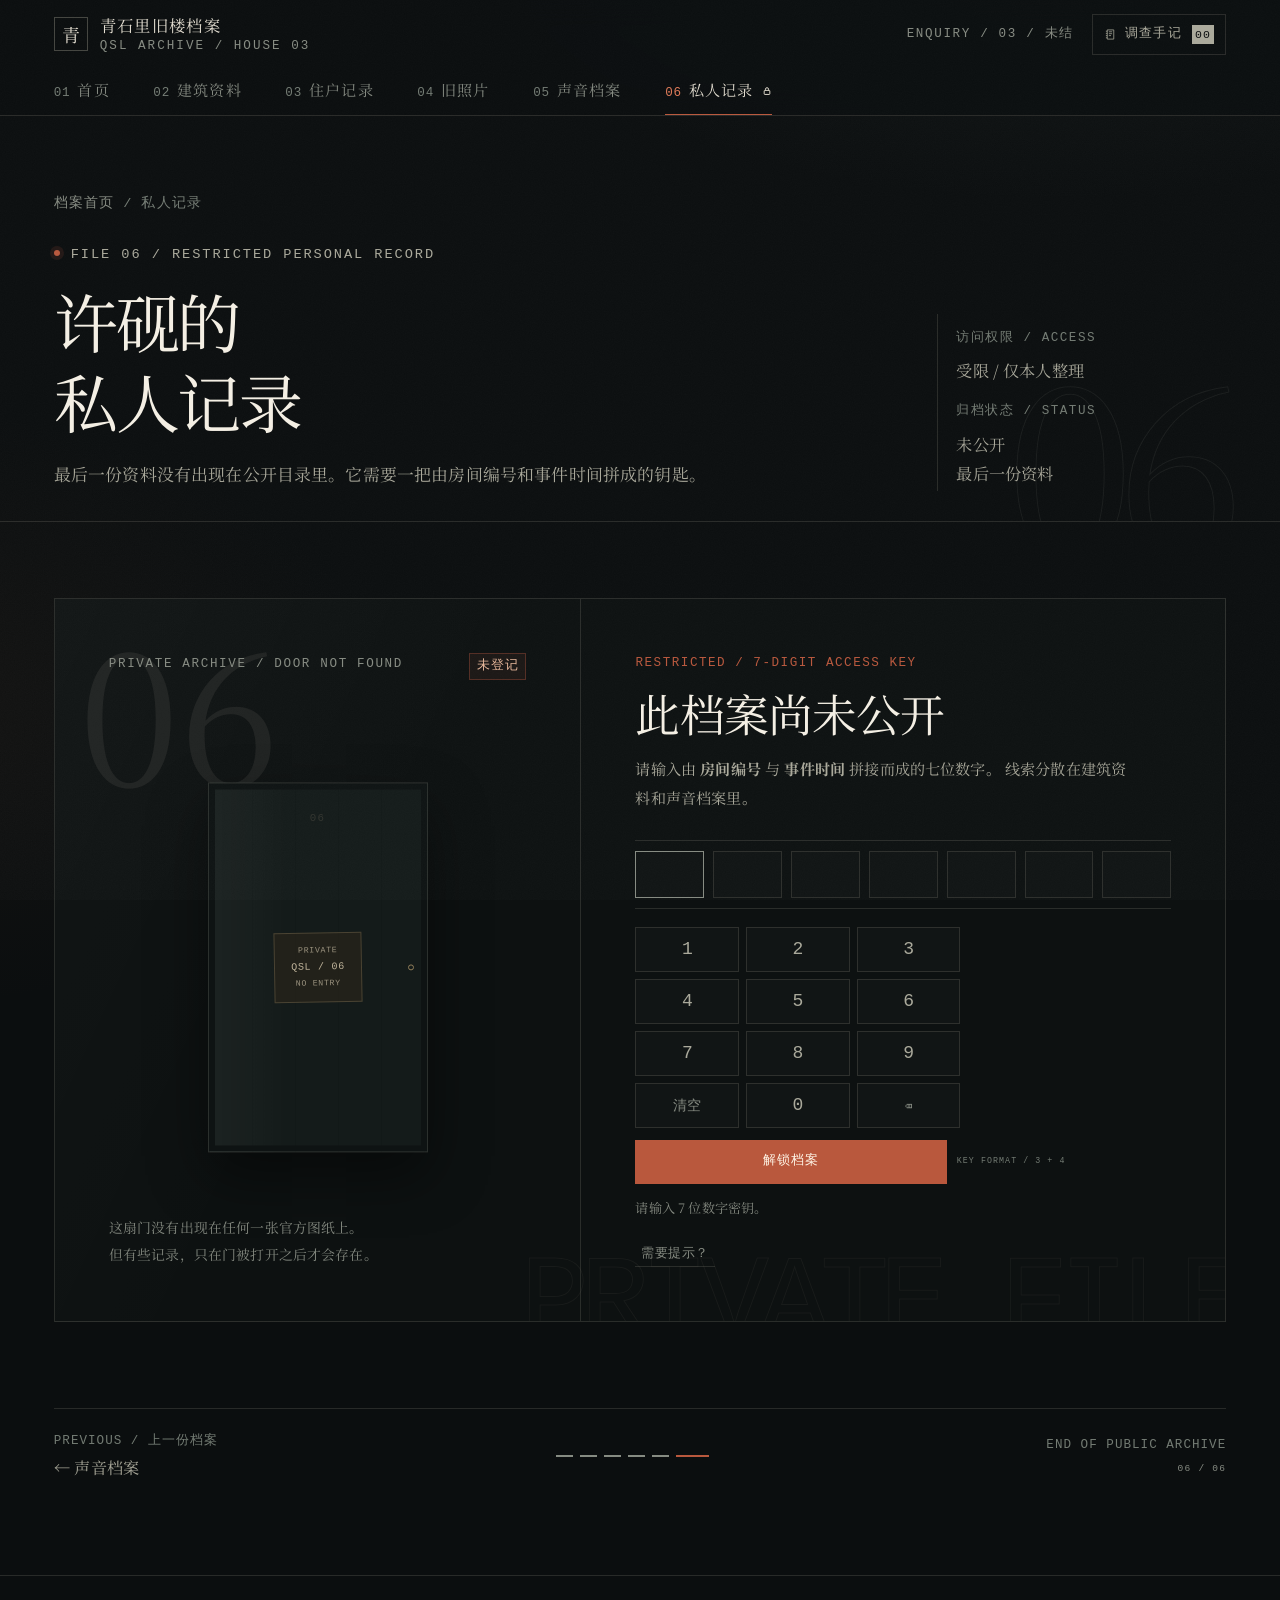
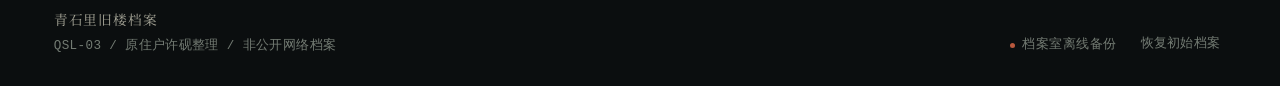
<file: ending-door.html>
<!doctype html>
<html lang="zh-CN">
<head>
  <meta charset="utf-8">
  <meta name="viewport" content="width=device-width, initial-scale=1, viewport-fit=cover">
  <meta name="theme-color" content="#040606">
  <meta name="robots" content="noindex">
  <title>结局 03 · 打开门 · 镜子里的304</title>
  <link rel="icon" href="assets/img/favicon.svg" type="image/svg+xml">
  <link rel="stylesheet" href="assets/css/style.css">
  <script src="assets/js/shared.js" defer></script>
  <script src="assets/js/endings.js" defer></script>
</head>
<body class="ending-body ending-door" data-ending="door">
  <div class="grain" aria-hidden="true"></div>

  <header class="ending-header">
    <div class="brand">
      <span class="brand__seal" aria-hidden="true">青</span>
      <span class="brand__text">青石里旧楼档案<small>QSL ARCHIVE / DOOR 304</small></span>
    </div>
    <div class="ending-label">ENDING 03 / 打开门<br>住户记录已变更</div>
  </header>

  <main class="ending-door">
    <div class="ending-door__visual" aria-hidden="true">
      <img src="assets/img/ending-corridor.svg" alt="">
    </div>

    <div class="ending-door__screen">
      <div class="ending-door__layer">
        <div class="ending-door__copy">
          <p>镜子里没有许棠。</p>
          <p>只有一扇半开的门。</p>
          <p>门牌号是 <strong>304</strong>。</p>
        </div>

        <div class="ending-refresh" id="ending-refresh">
          <div class="ending-refresh__bar">
            <span>页面正在重新载入住户记录 …</span>
            <span>MODIFIED / 2001-06-17 02:13</span>
          </div>
          <div class="ending-refresh__table">
            <div class="paper__inner">
              <div class="paper__header">
                <div>
                  <div class="paper__kicker">QINGSHILI PROPERTY / UPDATED REGISTER</div>
                  <h2 class="paper__title">三号楼住户登记表</h2>
                  <p class="paper__sub">刷新后的页面 · 最后更新于 02:13</p>
                </div>
                <div class="record-badge">已变更</div>
              </div>

              <div style="overflow-x: auto; margin-top: 15px;">
                <table class="altered-ledger">
                  <thead>
                    <tr><th>房号</th><th>登记成员</th><th>入住时间</th><th>退房时间</th></tr>
                  </thead>
                  <tbody>
                    <tr>
                      <td class="room">302室</td>
                      <td>许建国<br>陈芸</td>
                      <td>—</td>
                      <td>—</td>
                    </tr>
                    <tr class="new-line">
                      <td class="room">304室</td>
                      <td><strong>许砚</strong></td>
                      <td>2001年6月17日<br>02:13</td>
                      <td>未记录</td>
                    </tr>
                  </tbody>
                </table>
              </div>
              <p class="annotation" style="margin-top: 13px;">
                系统备注：302室登记成员二人。304室记录无纸质原件，无法核对。
              </p>
            </div>
          </div>

          <p class="ending-door__final">“现在，轮到你留下来陪她了。”</p>

          <div class="ending-door__actions">
            <a class="btn" href="residents.html">查看更新后的住户记录</a>
            <a class="btn" href="index.html">回到档案首页</a>
            <button class="btn" type="button" data-reset>重新开始调查</button>
          </div>
          <p class="ending-note">
            原始登记已从网站缓存中移除。本站不再提供304室的退房记录。
          </p>
        </div>
      </div>
    </div>

    <button class="ending-skip" type="button" id="skip-to-refresh">直接查看变更 →</button>
  </main>

  <div class="ending-flash" id="ending-flash" aria-hidden="true"></div>
</body>
</html>
</file>
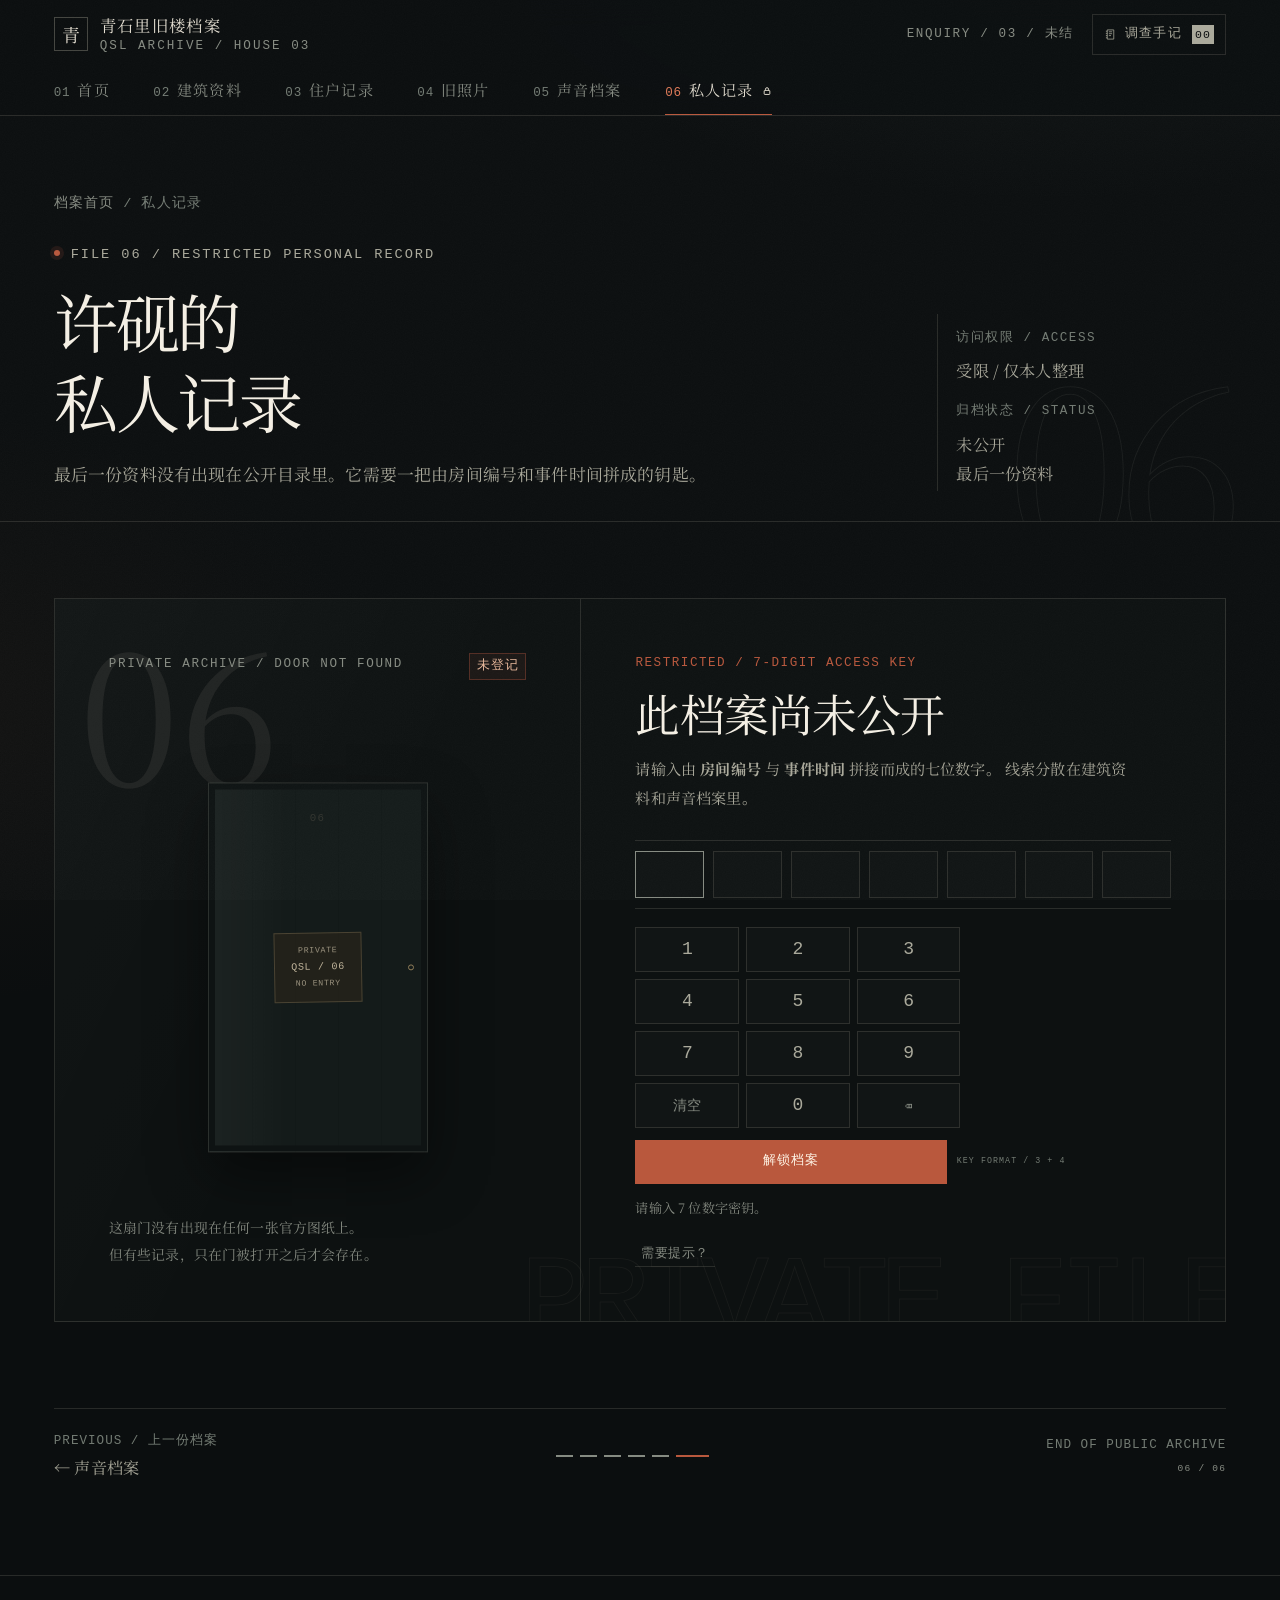
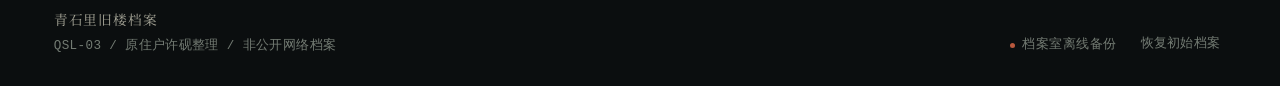
<file: ending-remember.html>
<!doctype html>
<html lang="zh-CN">
<head>
  <meta charset="utf-8">
  <meta name="viewport" content="width=device-width, initial-scale=1, viewport-fit=cover">
  <meta name="theme-color" content="#050707">
  <meta name="robots" content="noindex">
  <title>结局 01 · 记得她 · 镜子里的304</title>
  <link rel="icon" href="assets/img/favicon.svg" type="image/svg+xml">
  <link rel="stylesheet" href="assets/css/style.css">
  <script src="assets/js/shared.js" defer></script>
  <script src="assets/js/endings.js" defer></script>
</head>
<body class="ending-body ending-remember" data-ending="remember">
  <div class="grain" aria-hidden="true"></div>

  <header class="ending-header">
    <div class="brand">
      <span class="brand__seal" aria-hidden="true">青</span>
      <span class="brand__text">青石里旧楼档案<small>QSL ARCHIVE / CLOSED</small></span>
    </div>
    <div class="ending-label">ENDING 01 / 记得她<br>档案已封存</div>
  </header>

  <main class="ending-stage">
    <figure class="ending-remember__photo">
      <img src="assets/img/family-1999-clear.svg" alt="1999年的全家福。这一次，照片里女孩的脸清楚了一些。">
      <figcaption>
        <em>1999年春节，全家福。</em>
        <span>QSL — PHOTO / 01</span>
      </figcaption>
    </figure>

    <section class="ending-copy" aria-labelledby="ending-copy-title">
      <div class="ending-copy__kicker" id="ending-copy-title">许砚留下的最后一段文字</div>
      <div class="ending-copy__lines">
        <p>我终于记得她了。</p>
        <p>我没有打开那扇门。</p>
        <p>我不知道她现在过得怎么样，也不知道她还能不能回来。</p>
        <p>但至少，我没有再忘记她。</p>
        <p class="last-request">姐姐，如果你还能听见，就再敲三下吧。</p>
      </div>
      <div class="ending-knock" aria-label="三下敲击">
        <i></i><i></i><i></i>
      </div>
    </section>

    <button class="ending-skip" type="button" id="skip-to-end">跳过等待 →</button>
  </main>

  <div class="ending-black" id="ending-black">
    <p class="ending-black__line">“这一次，门外有人记得你。”</p>
    <div class="ending-black__foot">
      <a class="btn" href="index.html">回到档案首页</a>
      <button class="btn" type="button" data-reset>重新开始调查</button>
    </div>
  </div>
</body>
</html>
</file>
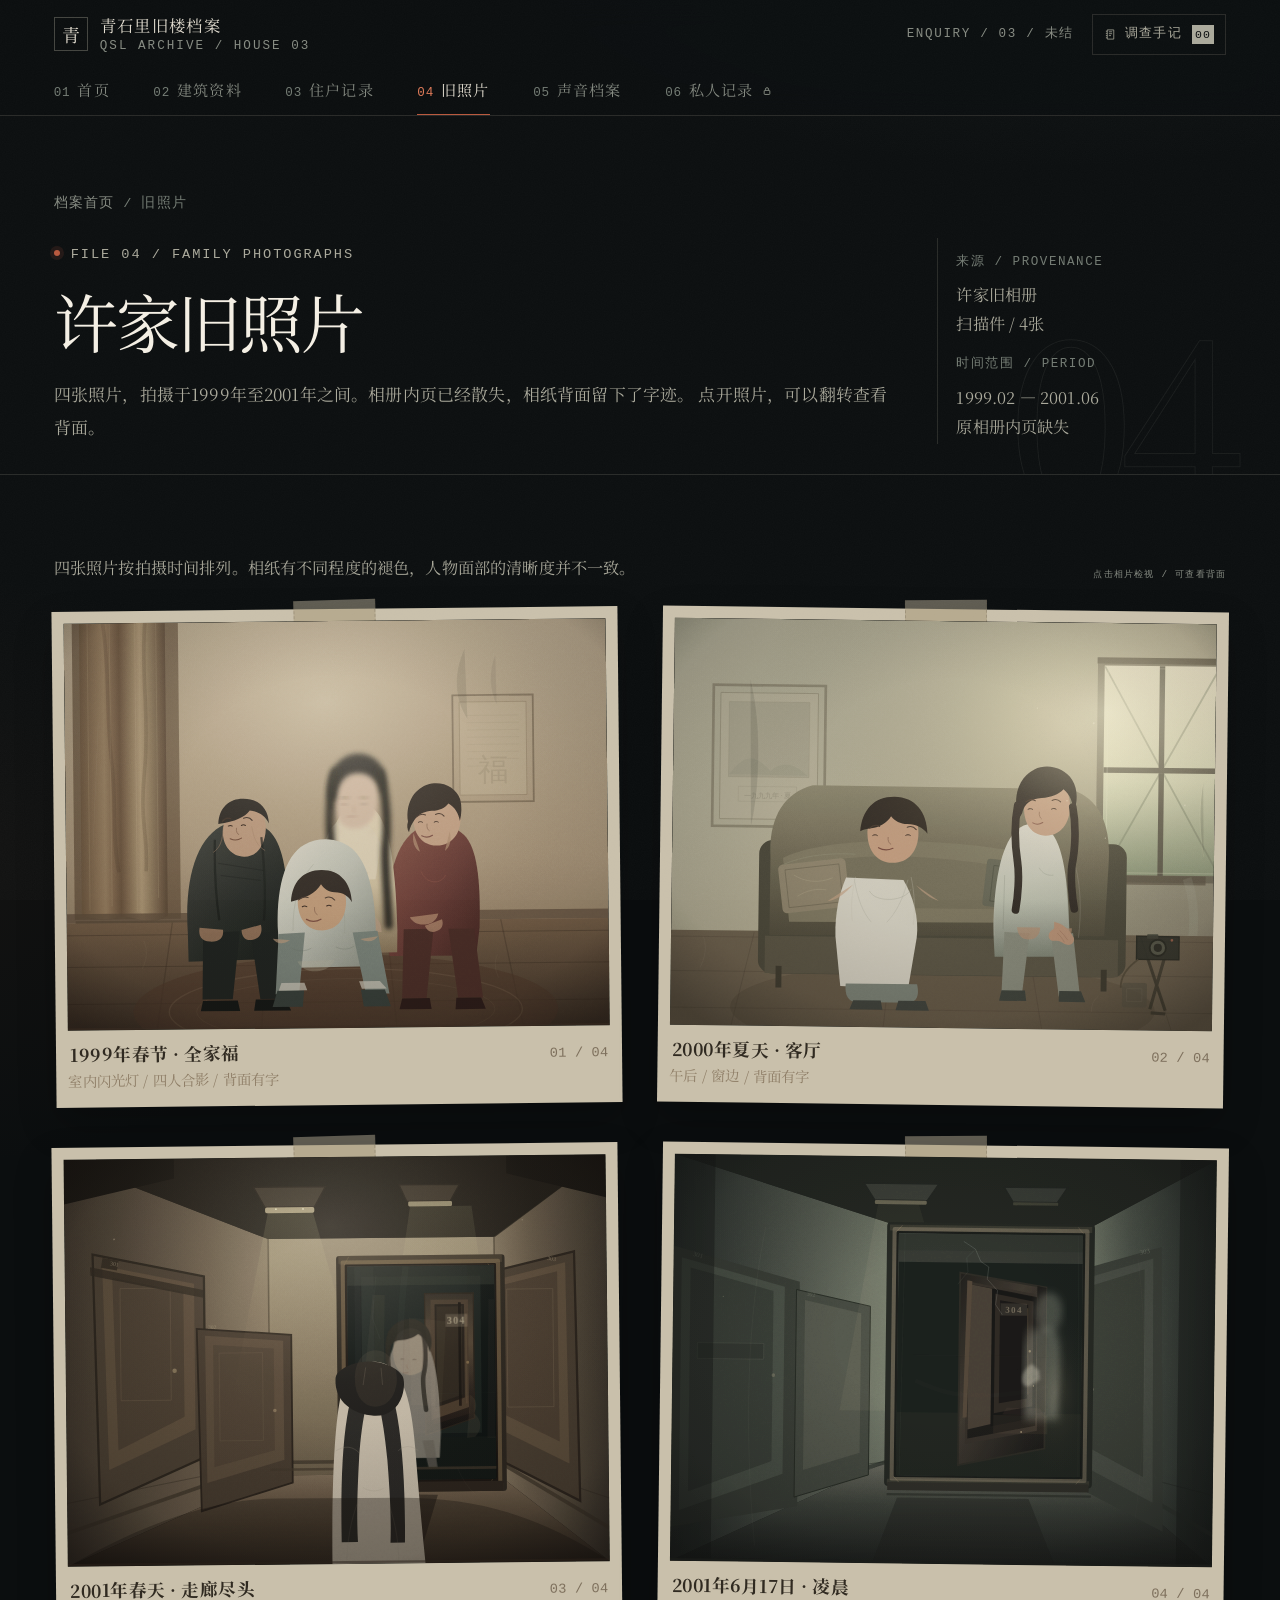
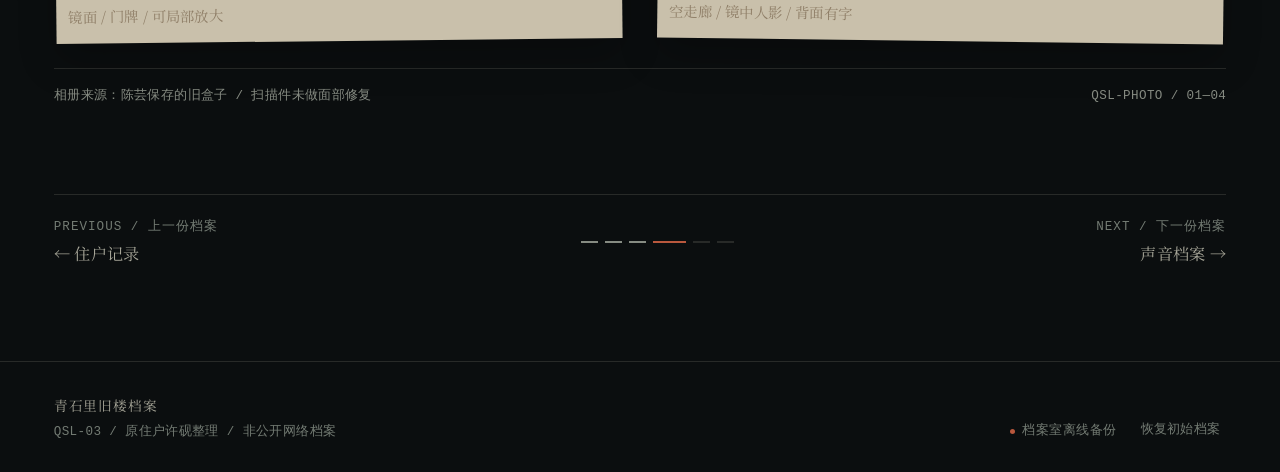
<file: photos.html>
<!doctype html>
<html lang="zh-CN">
<head>
  <meta charset="utf-8">
  <meta name="viewport" content="width=device-width, initial-scale=1, viewport-fit=cover">
  <meta name="theme-color" content="#0b0e0f">
  <meta name="description" content="许家旧照片：从1999年春节到2001年6月17日的四张照片，以及照片背面的字迹。">
  <title>许家旧照片 · 镜子里的304</title>
  <link rel="icon" href="assets/img/favicon.svg" type="image/svg+xml">
  <link rel="stylesheet" href="assets/css/style.css">
  <script src="assets/js/shared.js" defer></script>
  <script src="assets/js/photos.js" defer></script>
</head>
<body data-page="photos">
  <a class="skip-link" href="#main">跳到主要内容</a>
  <div class="grain" aria-hidden="true"></div>

  <header class="site-header">
    <div class="header-inner">
      <a class="brand" href="index.html" aria-label="青石里旧楼档案 · 首页">
        <span class="brand__seal" aria-hidden="true">青</span>
        <span class="brand__text">青石里旧楼档案<small>QSL ARCHIVE / HOUSE 03</small></span>
      </a>
      <div class="header-tools">
        <span class="case-code">ENQUIRY / 03 / 未结</span>
        <button class="notebook-btn" type="button" data-notebook-toggle aria-haspopup="dialog">
          <svg viewBox="0 0 24 24" aria-hidden="true"><path d="M6 3.5h12v17H6zM9 7h6M9 10.5h6M9 14h4M3.5 6H6M3.5 10H6M3.5 14H6M3.5 18H6"/></svg>
          调查手记
          <span data-clue-count>00</span>
        </button>
      </div>
    </div>
    <nav class="main-nav" aria-label="档案页面">
      <a href="index.html" data-nav="home"><span>01</span>首页</a>
      <a href="building.html" data-nav="building"><span>02</span>建筑资料</a>
      <a href="residents.html" data-nav="residents"><span>03</span>住户记录</a>
      <a href="photos.html" data-nav="photos"><span>04</span>旧照片</a>
      <a href="audio.html" data-nav="audio"><span>05</span>声音档案</a>
      <a href="archive.html" data-nav="archive"><span>06</span>私人记录
        <svg class="nav-lock" viewBox="0 0 16 16" aria-hidden="true"><rect x="3.5" y="7" width="9" height="6.5" rx="1"/><path d="M5.5 7V5.2a2.5 2.5 0 0 1 5 0V7"/></svg>
      </a>
    </nav>
  </header>

  <main id="main">
    <header class="page-hero" data-index="04">
      <div class="container">
        <div class="page-hero__inner">
          <div>
            <div class="breadcrumb">
              <a href="index.html">档案首页</a><span>/</span><span>旧照片</span>
            </div>
            <div class="eyebrow" style="margin-bottom: 15px;">FILE 04 / FAMILY PHOTOGRAPHS</div>
            <h1 class="page-title">许家旧照片</h1>
            <p class="page-lead">
              四张照片，拍摄于1999年至2001年之间。相册内页已经散失，相纸背面留下了字迹。
              点开照片，可以翻转查看背面。
            </p>
          </div>
          <aside class="page-side">
            <div class="page-side__label">来源 / PROVENANCE</div>
            <div class="page-side__value">许家旧相册<br>扫描件 / 4张</div>
            <div class="page-side__label" style="margin-top: 15px;">时间范围 / PERIOD</div>
            <div class="page-side__value">1999.02 — 2001.06<br>原相册内页缺失</div>
          </aside>
        </div>
      </div>
    </header>

    <div class="page-body">
      <div class="container">
        <div class="photo-intro">
          <p class="photo-intro__text">
            四张照片按拍摄时间排列。相纸有不同程度的褪色，人物面部的清晰度并不一致。
          </p>
          <span class="mono" style="color: var(--muted-dim); font-size: .52rem;">点击相片检视 / 可查看背面</span>
        </div>

        <div class="photo-wall">
          <a class="photo-card" href="#photo-1" data-photo="0" aria-haspopup="dialog">
            <div class="photo-card__image">
              <img src="assets/img/family-1999.svg" alt="1999年春节的全家福，客厅里有父亲、母亲、一个男孩和一个女孩。女孩的脸是模糊的。">
            </div>
            <div class="photo-card__caption">
              <h2>1999年春节 · 全家福</h2>
              <span>01 / 04</span>
            </div>
            <p class="photo-card__hint">室内闪光灯 / 四人合影 / 背面有字</p>
          </a>

          <a class="photo-card" href="#photo-2" data-photo="1" aria-haspopup="dialog">
            <div class="photo-card__image">
              <img src="assets/img/summer-2000.svg" alt="2000年夏天，一个男孩坐在沙发上，一个女孩站在窗边，旁边放着一台相机。">
            </div>
            <div class="photo-card__caption">
              <h2>2000年夏天 · 客厅</h2>
              <span>02 / 04</span>
            </div>
            <p class="photo-card__hint">午后 / 窗边 / 背面有字</p>
          </a>

          <a class="photo-card" href="#photo-3" data-photo="2" aria-haspopup="dialog">
            <div class="photo-card__image">
              <img src="assets/img/mirror-2001.svg" alt="2001年春天，一个女孩站在走廊尽头的镜子前。镜中多出一扇门，门牌号看起来像304。">
            </div>
            <div class="photo-card__caption">
              <h2>2001年春天 · 走廊尽头</h2>
              <span>03 / 04</span>
            </div>
            <p class="photo-card__hint">镜面 / 门牌 / 可局部放大</p>
          </a>

          <a class="photo-card" href="#photo-4" data-photo="3" aria-haspopup="dialog">
            <div class="photo-card__image">
              <img src="assets/img/hallway-2001.svg" alt="2001年6月17日凌晨的空走廊。镜子里有一个模糊的人影，站在半开的门后。">
            </div>
            <div class="photo-card__caption">
              <h2>2001年6月17日 · 凌晨</h2>
              <span>04 / 04</span>
            </div>
            <p class="photo-card__hint">空走廊 / 镜中人影 / 背面有字</p>
          </a>
        </div>

        <div class="photo-footnote">
          <span>相册来源：陈芸保存的旧盒子 / 扫描件未做面部修复</span>
          <span>QSL-PHOTO / 01—04</span>
        </div>

        <div class="page-turn">
          <div class="page-turn__side">
            <span class="page-turn__label">PREVIOUS / 上一份档案</span>
            <a href="residents.html">← 住户记录</a>
          </div>
          <div class="page-turn__progress" aria-label="档案进度：第4页，共6页">
            <span class="is-past"></span><span class="is-past"></span><span class="is-past"></span><span class="is-current"></span><span></span><span></span>
          </div>
          <div class="page-turn__side page-turn__next">
            <span class="page-turn__label">NEXT / 下一份档案</span>
            <a href="audio.html">声音档案 →</a>
          </div>
        </div>
      </div>
    </div>
  </main>

  <dialog class="photo-dialog" id="photo-dialog" aria-labelledby="photo-dialog-title">
    <div class="photo-dialog__bar">
      <span class="photo-dialog__index" id="photo-dialog-index">PHOTO 01 / 04</span>
      <button class="dialog-close" type="button" id="close-photo" aria-label="关闭照片检视">×</button>
    </div>
    <div class="photo-dialog__layout">
      <div class="photo-dialog__media" id="photo-media">
        <div class="photo-print" id="photo-print">
          <img id="photo-image" src="assets/img/family-1999.svg" alt="">
          <div class="photo-print__border">
            <span id="photo-print-date">1999 / 春节</span>
            <span>QSL — PHOTO</span>
          </div>
        </div>
        <div class="photo-back" id="photo-back">
          <div class="photo-back__label">背面 / HANDWRITTEN NOTE</div>
          <p class="photo-back__quote" id="photo-back-quote"></p>
          <p class="photo-back__blank" id="photo-back-note"></p>
          <div class="photo-back__date" id="photo-back-date"></div>
        </div>
        <div class="photo-inspect-tag" aria-hidden="true">
          <span>镜中门牌 / MIRROR DOOR</span>
          <b>304</b>
        </div>
      </div>

      <aside class="photo-dialog__aside">
        <div class="photo-dialog__date" id="photo-dialog-date">1999年春节</div>
        <h2 class="photo-dialog__title" id="photo-dialog-title">全家福</h2>
        <p class="photo-dialog__desc" id="photo-dialog-desc"></p>
        <div class="photo-dialog__meta" id="photo-dialog-meta"></div>

        <div class="photo-dialog__actions">
          <button class="btn btn--ghost" type="button" id="flip-photo">翻看背面</button>
          <button class="btn btn--ghost" type="button" id="inspect-mirror" hidden>放大镜中门牌</button>
        </div>

        <div class="photo-nav">
          <button type="button" id="prev-photo">← 上一张</button>
          <button type="button" id="next-photo">下一张 →</button>
        </div>
      </aside>
    </div>
  </dialog>

  <noscript>
    <div class="container"><p class="doc-note">照片检视与背面信息需要启用 JavaScript。</p></div>
  </noscript>

  <footer class="site-footer">
    <div class="container footer-inner">
      <div>
        <p class="footer-brand">青石里旧楼档案</p>
        <p class="footer-fine">QSL-03 / 原住户许砚整理 / 非公开网络档案</p>
      </div>
      <div class="footer-tools">
        <span class="footer-status"><i class="is-live" aria-hidden="true"></i>档案室离线备份</span>
        <button class="reset-link" type="button" data-reset>恢复初始档案</button>
      </div>
    </div>
  </footer>
</body>
</html>
</file>
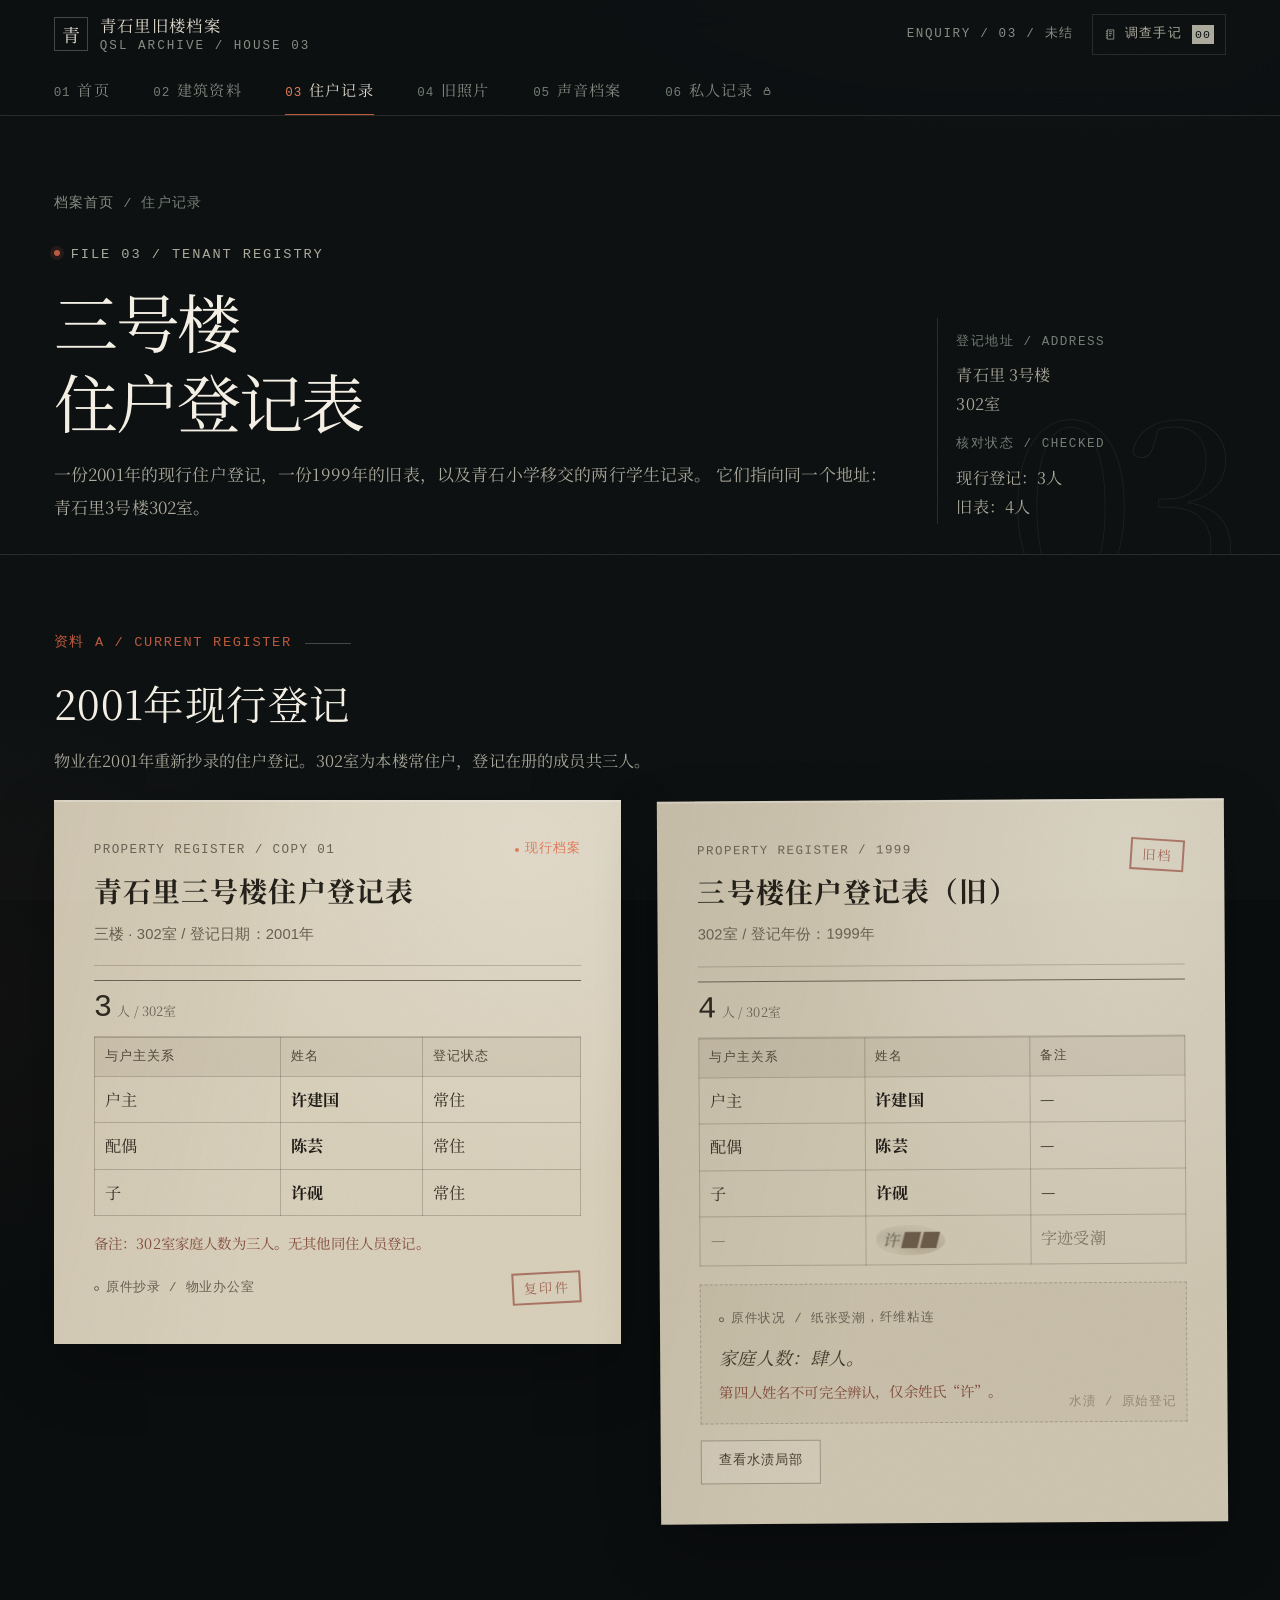
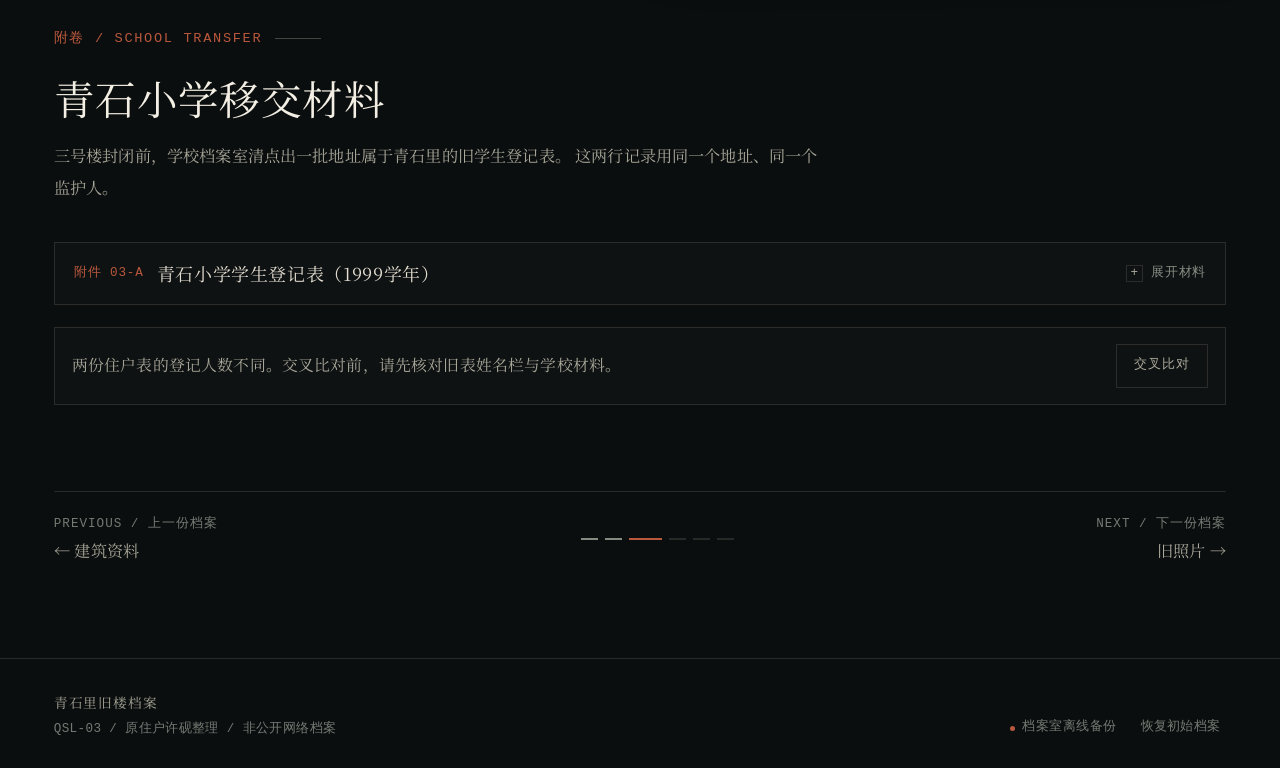
<file: residents.html>
<!doctype html>
<html lang="zh-CN">
<head>
  <meta charset="utf-8">
  <meta name="viewport" content="width=device-width, initial-scale=1, viewport-fit=cover">
  <meta name="theme-color" content="#0b0e0f">
  <meta name="description" content="青石里三号楼住户登记表。302室的官方登记与1999年旧表之间，人数并不一致。">
  <title>住户记录 · 镜子里的304</title>
  <link rel="icon" href="assets/img/favicon.svg" type="image/svg+xml">
  <link rel="stylesheet" href="assets/css/style.css">
  <script src="assets/js/shared.js" defer></script>
  <script src="assets/js/residents.js" defer></script>
</head>
<body data-page="residents">
  <a class="skip-link" href="#main">跳到主要内容</a>
  <div class="grain" aria-hidden="true"></div>

  <header class="site-header">
    <div class="header-inner">
      <a class="brand" href="index.html" aria-label="青石里旧楼档案 · 首页">
        <span class="brand__seal" aria-hidden="true">青</span>
        <span class="brand__text">青石里旧楼档案<small>QSL ARCHIVE / HOUSE 03</small></span>
      </a>
      <div class="header-tools">
        <span class="case-code">ENQUIRY / 03 / 未结</span>
        <button class="notebook-btn" type="button" data-notebook-toggle aria-haspopup="dialog">
          <svg viewBox="0 0 24 24" aria-hidden="true"><path d="M6 3.5h12v17H6zM9 7h6M9 10.5h6M9 14h4M3.5 6H6M3.5 10H6M3.5 14H6M3.5 18H6"/></svg>
          调查手记
          <span data-clue-count>00</span>
        </button>
      </div>
    </div>
    <nav class="main-nav" aria-label="档案页面">
      <a href="index.html" data-nav="home"><span>01</span>首页</a>
      <a href="building.html" data-nav="building"><span>02</span>建筑资料</a>
      <a href="residents.html" data-nav="residents"><span>03</span>住户记录</a>
      <a href="photos.html" data-nav="photos"><span>04</span>旧照片</a>
      <a href="audio.html" data-nav="audio"><span>05</span>声音档案</a>
      <a href="archive.html" data-nav="archive"><span>06</span>私人记录
        <svg class="nav-lock" viewBox="0 0 16 16" aria-hidden="true"><rect x="3.5" y="7" width="9" height="6.5" rx="1"/><path d="M5.5 7V5.2a2.5 2.5 0 0 1 5 0V7"/></svg>
      </a>
    </nav>
  </header>

  <main id="main">
    <header class="page-hero" data-index="03">
      <div class="container">
        <div class="page-hero__inner">
          <div>
            <div class="breadcrumb">
              <a href="index.html">档案首页</a><span>/</span><span>住户记录</span>
            </div>
            <div class="eyebrow" style="margin-bottom: 15px;">FILE 03 / TENANT REGISTRY</div>
            <h1 class="page-title">三号楼<br>住户登记表</h1>
            <p class="page-lead">
              一份2001年的现行住户登记，一份1999年的旧表，以及青石小学移交的两行学生记录。
              它们指向同一个地址：青石里3号楼302室。
            </p>
          </div>
          <aside class="page-side">
            <div class="page-side__label">登记地址 / ADDRESS</div>
            <div class="page-side__value">青石里 3号楼<br>302室</div>
            <div class="page-side__label" style="margin-top: 15px;">核对状态 / CHECKED</div>
            <div class="page-side__value" id="current-status">现行登记：3人<br>旧表：4人</div>
          </aside>
        </div>
      </div>
    </header>

    <div class="page-body">
      <div class="container">
        <div class="altered-notice" id="altered-notice" hidden>
          <div>
            系统检测到住户记录发生变化。<br>
            <span class="mono" style="font-size: .53rem; color: var(--muted);">变更编号 QSL-304 / 记录时间 2001-06-17 02:13 / 修改者未记录</span>
          </div>
        </div>

        <section class="page-section" style="margin-top: 0;" aria-labelledby="official-title">
          <div class="section-index">资料 A / CURRENT REGISTER</div>
          <h2 class="section-title" id="official-title">2001年现行登记</h2>
          <p class="section-copy" id="official-section-copy">
            物业在2001年重新抄录的住户登记。302室为本楼常住户，登记在册的成员共三人。
          </p>

          <div class="resident-columns" style="margin-top: 24px;">
            <article class="paper" aria-labelledby="official-doc-title">
              <div class="paper__inner">
                <div class="paper__header">
                  <div>
                    <div class="paper__kicker">PROPERTY REGISTER / COPY 01</div>
                    <h3 class="paper__title" id="official-doc-title">青石里三号楼住户登记表</h3>
                    <p class="paper__sub" id="official-doc-sub">三楼 · 302室 / 登记日期：2001年</p>
                  </div>
                  <div class="record-badge">现行档案</div>
                </div>

                <div id="official-normal">
                  <div class="record-count">
                    <strong>3</strong><small>人 / 302室</small>
                  </div>
                  <table class="ledger">
                    <thead>
                      <tr><th>与户主关系</th><th>姓名</th><th>登记状态</th></tr>
                    </thead>
                    <tbody>
                      <tr><td>户主</td><td class="is-strong">许建国</td><td>常住</td></tr>
                      <tr><td>配偶</td><td class="is-strong">陈芸</td><td>常住</td></tr>
                      <tr><td>子</td><td class="is-strong">许砚</td><td>常住</td></tr>
                    </tbody>
                  </table>
                  <p class="annotation" style="margin-top: 14px;">备注：302室家庭人数为三人。无其他同住人员登记。</p>
                </div>

                <div id="official-altered" hidden>
                  <div class="record-count">
                    <strong>304</strong><small>室 / 新登记</small>
                  </div>
                  <table class="ledger">
                    <thead>
                      <tr><th>房号</th><th>登记成员</th><th>入住时间</th><th>退房时间</th></tr>
                    </thead>
                    <tbody>
                      <tr>
                        <td class="ledger-mark">302室</td>
                        <td class="is-strong">许建国<br>陈芸</td>
                        <td>原登记</td>
                        <td>—</td>
                      </tr>
                      <tr>
                        <td class="ledger-mark">304室</td>
                        <td class="is-strong">许砚</td>
                        <td>2001年6月17日<br>02:13</td>
                        <td>未记录</td>
                      </tr>
                    </tbody>
                  </table>
                  <p class="annotation" style="margin-top: 14px;">
                    备注：302室现有登记成员二人。304室登记信息由系统自动补入，无纸质原件。
                  </p>
                </div>

                <div class="stamp-row" style="justify-content: space-between; align-items: center;">
                  <span class="scan-label">原件抄录 / 物业办公室</span>
                  <div class="stamp" aria-label="复印件章">复印件</div>
                </div>
              </div>
            </article>

            <article class="paper paper--scan old-ledger" aria-labelledby="old-title">
              <div class="paper__inner">
                <div class="paper__header">
                  <div>
                    <div class="paper__kicker">PROPERTY REGISTER / 1999</div>
                    <h3 class="paper__title" id="old-title">三号楼住户登记表（旧）</h3>
                    <p class="paper__sub">302室 / 登记年份：1999年</p>
                  </div>
                  <div class="stamp" style="transform: rotate(4deg);">旧档</div>
                </div>

                <div class="record-count">
                  <strong>4</strong><small>人 / 302室</small>
                </div>

                <table class="ledger">
                  <thead>
                    <tr><th>与户主关系</th><th>姓名</th><th>备注</th></tr>
                  </thead>
                  <tbody>
                    <tr><td>户主</td><td class="is-strong">许建国</td><td>—</td></tr>
                    <tr><td>配偶</td><td class="is-strong">陈芸</td><td>—</td></tr>
                    <tr><td>子</td><td class="is-strong">许砚</td><td>—</td></tr>
                    <tr>
                      <td class="is-muted">—</td>
                      <td>
                        <button class="water-name" type="button" id="water-name-button" aria-label="查看被水渍遮挡的第四人姓名">
                          许<span aria-hidden="true">██</span>
                        </button>
                      </td>
                      <td class="is-muted"><span aria-hidden="true">字迹受潮</span></td>
                    </tr>
                  </tbody>
                </table>

                <div class="water-stain-card">
                  <div class="scan-label">原件状况 / 纸张受潮，纤维粘连</div>
                  <p class="handwrite" style="margin-top: 7px;">家庭人数：肆人。</p>
                  <p class="annotation" style="margin-top: 4px;">第四人姓名不可完全辨认，仅余姓氏“许”。</p>
                </div>

                <div class="resident-action">
                  <button class="btn btn--ghost" type="button" id="open-water-scan">查看水渍局部</button>
                </div>
              </div>
            </article>
          </div>
        </section>

        <section class="page-section" aria-labelledby="school-title">
          <div class="section-index">附卷 / SCHOOL TRANSFER</div>
          <h2 class="section-title" id="school-title">青石小学移交材料</h2>
          <p class="section-copy">
            三号楼封闭前，学校档案室清点出一批地址属于青石里的旧学生登记表。
            这两行记录用同一个地址、同一个监护人。
          </p>

          <div class="school-file">
            <details class="file-folder" id="school-file">
              <summary>
                <span class="folder-title">
                  <span class="folder-number">附件 03-A</span>
                  青石小学学生登记表（1999学年）
                </span>
                <span class="folder-toggle">展开材料</span>
              </summary>
              <div class="folder-body">
                <p class="folder-note">
                  移交原因：校舍档案清理 / 原件核对：青石小学档案室 / 材料编号：QSXX-1999-041
                </p>
                <div class="paper paper--light school-sheet">
                  <div class="paper__inner">
                    <div class="paper__header">
                      <div>
                        <div class="paper__kicker">QINGSHI PRIMARY SCHOOL / STUDENT INDEX</div>
                        <h3 class="paper__title">学生登记名册（节选）</h3>
                        <p class="paper__sub">仅列出家庭住址为“青石里3号楼302室”的记录</p>
                      </div>
                      <div class="record-badge">原表抄录</div>
                    </div>

                    <div style="overflow-x: auto; margin-top: 17px;">
                      <table class="ledger">
                        <thead>
                          <tr><th>姓名</th><th>学校</th><th>家庭住址</th><th>监护人</th></tr>
                        </thead>
                        <tbody>
                          <tr>
                            <td class="is-strong">许砚</td>
                            <td>青石小学</td>
                            <td>青石里3号楼302室</td>
                            <td>许建国</td>
                          </tr>
                          <tr>
                            <td class="is-strong" style="background: rgba(185,88,61,.09);">许棠</td>
                            <td>青石小学</td>
                            <td>青石里3号楼302室</td>
                            <td>许建国</td>
                          </tr>
                        </tbody>
                      </table>
                    </div>

                    <div class="discrepancy-bar" style="border-left: 0; border-right: 0; background: transparent; margin-top: 16px;">
                      <p class="discrepancy-bar__text">
                        同一家庭住址，同一监护人，两名学龄儿童。<br>
                        <strong>其中一名并未出现在2001年的现行住户登记中。</strong>
                      </p>
                      <span class="tag tag--warn">地址吻合</span>
                    </div>
                  </div>
                </div>
              </div>
            </details>
          </div>

          <div class="discrepancy-bar" id="compare-bar" style="margin-top: 22px;">
            <p class="discrepancy-bar__text" id="compare-text">
              两份住户表的登记人数不同。交叉比对前，请先核对旧表姓名栏与学校材料。
            </p>
            <button class="btn btn--ghost" type="button" id="compare-button">交叉比对</button>
          </div>
        </section>

        <div class="page-turn">
          <div class="page-turn__side">
            <span class="page-turn__label">PREVIOUS / 上一份档案</span>
            <a href="building.html">← 建筑资料</a>
          </div>
          <div class="page-turn__progress" aria-label="档案进度：第3页，共6页">
            <span class="is-past"></span><span class="is-past"></span><span class="is-current"></span><span></span><span></span><span></span>
          </div>
          <div class="page-turn__side page-turn__next">
            <span class="page-turn__label">NEXT / 下一份档案</span>
            <a href="photos.html">旧照片 →</a>
          </div>
        </div>
      </div>
    </div>
  </main>

  <dialog class="modal" id="water-dialog" aria-labelledby="water-dialog-title">
    <div class="modal__bar">
      <span class="modal__kicker">DAMAGED ORIGINAL / 1999 REGISTER</span>
      <button class="dialog-close" type="button" data-close-water aria-label="关闭水渍原件视图">×</button>
    </div>
    <div class="modal__body">
      <h2 class="modal__title" id="water-dialog-title">旧住户登记 / 姓名栏局部</h2>
      <p class="modal__lead">
        原件右下部分曾被水浸泡，纸纤维与墨水一起脱落。第四人的姓名只剩一个“许”字。
      </p>

      <div class="water-scan" aria-label="姓名栏扫描放大：可辨认的只有一个许字">
        <div class="water-scan__row">
          <span class="water-scan__label">与户主关系</span>
          <span class="water-scan__value">——（模糊）</span>
        </div>
        <div class="water-scan__row">
          <span class="water-scan__label">姓名</span>
          <span class="water-scan__name">许<i>■■</i></span>
        </div>
        <div class="water-scan__row">
          <span class="water-scan__label">备注</span>
          <span class="water-scan__value">字迹受潮</span>
        </div>
        <div class="water-scan__stain" aria-hidden="true"></div>
      </div>

      <div class="doc-note" style="margin-top: 16px;">
        姓名栏其余笔画无法确认。把这一行与学校移交材料放在一起看。
      </div>

      <div class="stamp-row">
        <span class="tag tag--warn">信息缺失</span>
        <span class="tag">只可辨认姓氏：许</span>
      </div>
    </div>
  </dialog>

  <noscript>
    <div class="container"><p class="doc-note">本页的局部查看与材料比对需要启用 JavaScript。</p></div>
  </noscript>

  <footer class="site-footer">
    <div class="container footer-inner">
      <div>
        <p class="footer-brand">青石里旧楼档案</p>
        <p class="footer-fine">QSL-03 / 原住户许砚整理 / 非公开网络档案</p>
      </div>
      <div class="footer-tools">
        <span class="footer-status"><i class="is-live" aria-hidden="true"></i>档案室离线备份</span>
        <button class="reset-link" type="button" data-reset>恢复初始档案</button>
      </div>
    </div>
  </footer>
</body>
</html>
</file>
<file: assets/css/style.css>
/* =========================================================
   青石里旧楼档案 · 视觉系统
   ========================================================= */

@font-face {
  font-family: "QSL Serif";
  src: url("../fonts/qsl-serif-regular.woff2") format("woff2");
  font-style: normal;
  font-weight: 400;
  font-display: swap;
}

@font-face {
  font-family: "QSL Serif";
  src: url("../fonts/qsl-serif-bold.woff2") format("woff2");
  font-style: normal;
  font-weight: 600 800;
  font-display: swap;
}


:root {
  color-scheme: dark;
  --bg: #0b0e0f;
  --bg-deep: #070909;
  --bg-soft: #111617;
  --bg-lift: #151c1d;
  --ink: #e5dfd2;
  --ink-strong: #f4efe4;
  --muted: #aaa99b;
  --muted-dim: #868b82;
  --faint: #737b73;
  --line: rgba(218, 210, 193, 0.14);
  --line-strong: rgba(218, 210, 193, 0.28);
  --accent: #b9583d;
  --accent-bright: #df7a58;
  --accent-soft: rgba(185, 88, 61, 0.13);
  --brass: #a98b54;
  --brass-dim: #6f5d3e;
  --paper: #d9d0bb;
  --paper-light: #e4dcc9;
  --paper-dark: #c4b99f;
  --paper-ink: #27231d;
  --paper-muted: #686052;
  --blue: #79b4c0;
  --blue-dim: #3b6971;
  --blueprint: #0b252d;
  --font-serif: "QSL Serif", "Noto Serif SC", "Source Han Serif SC", "Songti SC", "STSong", "SimSun", serif;
  --font-sans: "Noto Sans SC", "Source Han Sans SC", "PingFang SC", "Microsoft YaHei", sans-serif;
  --font-mono: "Roboto Mono", "SFMono-Regular", "Cascadia Mono", "Courier New", monospace;
  --shadow: 0 28px 70px rgba(0, 0, 0, 0.35);
  --radius: 3px;
  --page-max: 1360px;
  --pad: clamp(18px, 4.2vw, 54px);
  --ease: cubic-bezier(0.22, 0.8, 0.22, 1);
}

*,
*::before,
*::after {
  box-sizing: border-box;
}

html {
  scroll-behavior: smooth;
  background: var(--bg);
  font-size: 17px;
}

body {
  margin: 0;
  min-height: 100vh;
  color: var(--ink);
  background:
    radial-gradient(72vw 55vh at 82% -8%, rgba(80, 98, 92, 0.12), transparent 68%),
    radial-gradient(55vw 48vh at -8% 42%, rgba(112, 72, 48, 0.08), transparent 70%),
    var(--bg);
  font-family: var(--font-sans);
  font-size: 16px;
  line-height: 1.78;
  letter-spacing: 0.01em;
  -webkit-font-smoothing: antialiased;
  overflow-x: hidden;
}

body.is-locked {
  overflow: hidden;
}

img,
svg {
  display: block;
  max-width: 100%;
}

a {
  color: inherit;
  text-decoration: none;
}

button,
input,
select,
textarea {
  color: inherit;
  font: inherit;
}

button {
  border: 0;
  background: none;
  cursor: pointer;
}

button:disabled {
  cursor: not-allowed;
  opacity: 0.45;
}

h1,
h2,
h3,
h4,
p,
figure,
blockquote {
  margin: 0;
}

ul,
ol {
  margin: 0;
  padding: 0;
}

::selection {
  color: #fff8eb;
  background: rgba(185, 88, 61, 0.6);
}

:focus-visible {
  outline: 2px solid var(--accent-bright);
  outline-offset: 4px;
}

[hidden] {
  display: none !important;
}

.skip-link {
  position: fixed;
  top: -120px;
  left: 20px;
  z-index: 300;
  padding: 10px 16px;
  color: var(--bg);
  background: var(--ink);
  transition: top 0.2s;
}

.skip-link:focus {
  top: 12px;
}

.grain {
  position: fixed;
  inset: 0;
  z-index: 90;
  pointer-events: none;
  opacity: 0.052;
  background-image: url("../img/noise.svg");
  background-size: 180px 180px;
  mix-blend-mode: screen;
}

.grain::after {
  content: "";
  position: absolute;
  inset: 0;
  background: repeating-linear-gradient(
    to bottom,
    transparent 0,
    transparent 3px,
    rgba(255, 255, 255, 0.018) 4px
  );
}

.container {
  width: min(100%, var(--page-max));
  margin-inline: auto;
  padding-inline: var(--pad);
}

.mono {
  font-family: var(--font-mono);
  font-size: 0.68rem;
  letter-spacing: 0.13em;
  text-transform: uppercase;
}

.serif {
  font-family: var(--font-serif);
}

.muted {
  color: var(--muted);
}

.accent {
  color: var(--accent-bright);
}

.sr-only {
  position: absolute !important;
  width: 1px;
  height: 1px;
  padding: 0;
  margin: -1px;
  overflow: hidden;
  clip: rect(0, 0, 0, 0);
  white-space: nowrap;
  border: 0;
}

.rule {
  width: 34px;
  height: 1px;
  background: var(--accent);
}

.eyebrow {
  display: flex;
  flex-wrap: wrap;
  align-items: center;
  gap: 11px;
  color: var(--muted);
  font-family: var(--font-mono);
  font-size: 0.66rem;
  line-height: 1.5;
  letter-spacing: 0.14em;
  text-transform: uppercase;
}

.eyebrow::before {
  content: "";
  width: 6px;
  height: 6px;
  background: var(--accent);
  border-radius: 50%;
  box-shadow: 0 0 0 4px var(--accent-soft);
}

.dot-pulse {
  display: inline-block;
  width: 6px;
  height: 6px;
  background: var(--accent-bright);
  border-radius: 50%;
  animation: pulse 2.4s infinite;
}

@keyframes pulse {
  0%,
  100% {
    opacity: 0.4;
    box-shadow: 0 0 0 0 rgba(223, 122, 88, 0.3);
  }
  50% {
    opacity: 1;
    box-shadow: 0 0 0 5px rgba(223, 122, 88, 0);
  }
}

/* =========================================================
   页头与导航
   ========================================================= */

.site-header {
  position: sticky;
  top: 0;
  z-index: 70;
  background: rgba(11, 14, 15, 0.88);
  border-bottom: 1px solid var(--line);
  backdrop-filter: blur(14px);
  -webkit-backdrop-filter: blur(14px);
}

.header-inner {
  display: flex;
  width: min(100%, var(--page-max));
  margin-inline: auto;
  padding: 14px var(--pad) 12px;
  align-items: center;
  justify-content: space-between;
  gap: 22px;
}

.brand {
  display: inline-flex;
  align-items: center;
  gap: 12px;
  min-width: 0;
}

.brand__seal {
  display: grid;
  flex: 0 0 34px;
  width: 34px;
  height: 34px;
  place-items: center;
  color: var(--ink);
  border: 1px solid var(--line-strong);
  font-family: var(--font-serif);
  font-size: 1rem;
  line-height: 1;
  transition: border-color 0.25s, color 0.25s;
}

.brand:hover .brand__seal {
  color: var(--accent-bright);
  border-color: var(--accent);
}

.brand__text {
  display: flex;
  flex-direction: column;
  gap: 1px;
  font-family: var(--font-serif);
  font-size: 0.91rem;
  line-height: 1.4;
  letter-spacing: 0.08em;
  white-space: nowrap;
}

.brand__text small {
  color: var(--muted-dim);
  font-family: var(--font-mono);
  font-size: 0.52rem;
  line-height: 1.3;
  letter-spacing: 0.16em;
}

.header-tools {
  display: flex;
  align-items: center;
  gap: 18px;
}

.case-code {
  color: var(--muted-dim);
  font-family: var(--font-mono);
  font-size: 0.58rem;
  letter-spacing: 0.13em;
  white-space: nowrap;
}

.notebook-btn {
  display: inline-flex;
  align-items: center;
  gap: 8px;
  padding: 8px 11px;
  color: var(--muted);
  border: 1px solid var(--line);
  font-family: var(--font-mono);
  font-size: 0.59rem;
  letter-spacing: 0.1em;
  transition: color 0.2s, border-color 0.2s, background 0.2s;
}

.notebook-btn:hover {
  color: var(--ink);
  border-color: var(--line-strong);
  background: rgba(255, 255, 255, 0.025);
}

.notebook-btn svg {
  width: 13px;
  height: 13px;
  stroke: currentColor;
  fill: none;
  stroke-width: 1.4;
}

.notebook-btn [data-clue-count] {
  display: inline-grid;
  min-width: 18px;
  height: 17px;
  margin-left: 2px;
  padding-inline: 3px;
  place-items: center;
  color: var(--bg);
  background: var(--muted);
  font-size: 0.54rem;
  line-height: 1;
  transition: background 0.25s, color 0.25s;
}

.notebook-btn.has-clues [data-clue-count] {
  color: #fff3e7;
  background: var(--accent);
}

.main-nav {
  display: flex;
  width: min(100%, var(--page-max));
  margin-inline: auto;
  padding-inline: var(--pad);
  gap: clamp(18px, 3.4vw, 44px);
  overflow-x: auto;
  scrollbar-width: none;
}

.main-nav::-webkit-scrollbar {
  display: none;
}

.main-nav a {
  position: relative;
  display: inline-flex;
  flex: 0 0 auto;
  align-items: baseline;
  gap: 7px;
  padding: 9px 0 11px;
  color: var(--muted-dim);
  font-family: var(--font-serif);
  font-size: 0.79rem;
  letter-spacing: 0.08em;
  white-space: nowrap;
  transition: color 0.2s;
}

.main-nav a span {
  color: var(--faint);
  font-family: var(--font-mono);
  font-size: 0.51rem;
  letter-spacing: 0.06em;
  transition: color 0.2s;
}

.main-nav a::after {
  content: "";
  position: absolute;
  right: 0;
  bottom: 0;
  left: 0;
  height: 1px;
  background: var(--accent);
  transform: scaleX(0);
  transform-origin: left;
  transition: transform 0.3s var(--ease);
}

.main-nav a:hover,
.main-nav a[aria-current="page"] {
  color: var(--ink);
}

.main-nav a:hover span,
.main-nav a[aria-current="page"] span {
  color: var(--accent-bright);
}

.main-nav a[aria-current="page"]::after {
  transform: scaleX(1);
}

.main-nav .nav-lock {
  width: 10px;
  height: 10px;
  margin-left: 1px;
  stroke: currentColor;
  fill: none;
  stroke-width: 1.5;
}

/* =========================================================
   通用按钮与微组件
   ========================================================= */

.btn {
  display: inline-flex;
  min-height: 42px;
  padding: 10px 17px;
  align-items: center;
  justify-content: center;
  gap: 9px;
  color: var(--ink);
  border: 1px solid var(--line-strong);
  background: transparent;
  font-family: var(--font-mono);
  font-size: 0.65rem;
  line-height: 1.4;
  letter-spacing: 0.08em;
  transition: color 0.2s, border-color 0.2s, background 0.2s, transform 0.2s;
}

.btn:hover {
  color: var(--ink-strong);
  border-color: var(--muted);
  background: rgba(255, 255, 255, 0.035);
}

.btn:active {
  transform: translateY(1px);
}

.btn--accent {
  color: #fff6e8;
  border-color: var(--accent);
  background: var(--accent);
}

.btn--accent:hover {
  color: #fff;
  border-color: var(--accent-bright);
  background: var(--accent-bright);
}

.btn--ghost {
  border-color: var(--line);
  color: var(--muted);
}

.btn svg {
  width: 14px;
  height: 14px;
  stroke: currentColor;
  fill: none;
  stroke-width: 1.5;
}

.text-link {
  display: inline-flex;
  align-items: center;
  gap: 8px;
  color: var(--muted);
  border-bottom: 1px solid transparent;
  font-size: 0.78rem;
  line-height: 1.6;
  transition: color 0.2s, border-color 0.2s;
}

.text-link::after {
  content: "↗";
  font-family: var(--font-mono);
  font-size: 0.75em;
  transition: transform 0.2s;
}

.text-link:hover {
  color: var(--ink);
  border-color: var(--accent);
}

.text-link:hover::after {
  transform: translate(2px, -2px);
}

.text-link--plain::after {
  display: none;
}

.tag {
  display: inline-flex;
  align-items: center;
  gap: 6px;
  padding: 3px 7px;
  color: var(--muted);
  border: 1px solid var(--line);
  font-family: var(--font-mono);
  font-size: 0.53rem;
  line-height: 1.5;
  letter-spacing: 0.06em;
  white-space: nowrap;
}

.tag--warn {
  color: #e7b79a;
  border-color: rgba(185, 88, 61, 0.35);
  background: rgba(185, 88, 61, 0.08);
}

.tag--ok {
  color: #a6c6b1;
  border-color: rgba(117, 156, 131, 0.3);
}

.stamp {
  display: inline-flex;
  padding: 6px 10px;
  align-items: center;
  justify-content: center;
  color: rgba(128, 38, 23, 0.78);
  border: 2px solid rgba(128, 38, 23, 0.65);
  font-family: var(--font-serif);
  font-size: 0.74rem;
  line-height: 1.2;
  letter-spacing: 0.16em;
  text-transform: uppercase;
  transform: rotate(-3deg);
  opacity: 0.82;
}

.stamp--dark {
  color: var(--accent-bright);
  border-color: rgba(185, 88, 61, 0.55);
}

.divider {
  width: 100%;
  height: 1px;
  background: var(--line);
}

.section-head {
  display: flex;
  align-items: end;
  justify-content: space-between;
  gap: 20px;
  margin-bottom: 24px;
}

.section-head__title {
  font-family: var(--font-serif);
  font-size: clamp(1.3rem, 2.4vw, 1.75rem);
  font-weight: 500;
  letter-spacing: 0.03em;
}

.section-head__meta {
  color: var(--muted-dim);
  font-family: var(--font-mono);
  font-size: 0.57rem;
  letter-spacing: 0.09em;
  white-space: nowrap;
}

/* =========================================================
   首页
   ========================================================= */

.hero {
  position: relative;
  min-height: min(780px, 86vh);
  padding: clamp(52px, 8vw, 105px) 0 clamp(55px, 7vw, 88px);
  border-bottom: 1px solid var(--line);
  overflow: hidden;
}

.hero::before {
  content: "03";
  position: absolute;
  top: 5%;
  right: max(-20px, -2vw);
  color: transparent;
  font-family: var(--font-serif);
  font-size: clamp(16rem, 39vw, 33rem);
  line-height: 0.8;
  letter-spacing: -0.13em;
  -webkit-text-stroke: 1px rgba(208, 203, 188, 0.055);
  pointer-events: none;
  user-select: none;
}

.hero::after {
  content: "";
  position: absolute;
  right: 0;
  bottom: 0;
  left: 0;
  height: 1px;
  background: linear-gradient(90deg, transparent, var(--line-strong), transparent);
}

.hero__inner {
  position: relative;
  z-index: 1;
  display: grid;
  grid-template-columns: minmax(0, 1.15fr) minmax(280px, 0.68fr);
  gap: clamp(44px, 7vw, 110px);
  align-items: end;
}

.hero__main {
  min-width: 0;
}

.hero__eyebrow {
  margin-bottom: clamp(24px, 4vw, 45px);
}

.hero__title {
  max-width: 760px;
  color: var(--ink-strong);
  font-family: var(--font-serif);
  font-size: clamp(3.7rem, 9.2vw, 8.5rem);
  font-weight: 500;
  line-height: 0.96;
  letter-spacing: -0.055em;
}

.hero__title span {
  display: block;
}

.hero__title .hero__title-line {
  margin-left: clamp(18px, 6vw, 82px);
  color: var(--muted);
  font-size: 0.56em;
  line-height: 1.22;
  letter-spacing: -0.03em;
}

.hero__sub {
  display: flex;
  flex-wrap: wrap;
  margin-top: clamp(28px, 4vw, 44px);
  align-items: center;
  gap: 13px;
  color: var(--muted);
  font-family: var(--font-mono);
  font-size: 0.6rem;
  letter-spacing: 0.1em;
}

.hero__sub .hairline {
  width: clamp(30px, 6vw, 80px);
  height: 1px;
  background: var(--line-strong);
}

.hero__note {
  align-self: end;
  padding: 22px 0 4px 22px;
  border-left: 1px solid var(--line);
}

.hero__note p {
  max-width: 36em;
  color: #b2b0a5;
  font-family: var(--font-serif);
  font-size: 0.92rem;
  line-height: 2;
}

.hero__note p + p {
  margin-top: 11px;
}

.hero__note .quote {
  margin-top: 22px;
  color: var(--ink);
  font-size: 0.9rem;
}

.hero__note .quote::before {
  content: "“";
  display: inline-block;
  margin-right: 3px;
  color: var(--accent);
}

.hero__note .quote::after {
  content: "”";
  margin-left: 3px;
  color: var(--accent);
}

.hero__meta {
  display: flex;
  flex-wrap: wrap;
  gap: 20px;
  margin-top: 27px;
  padding-top: 15px;
  border-top: 1px solid var(--line);
  color: var(--muted-dim);
  font-family: var(--font-mono);
  font-size: 0.53rem;
  letter-spacing: 0.08em;
}

.hero-object {
  position: relative;
  display: none;
}

.mirror-object {
  position: relative;
  width: min(100%, 340px);
  margin-left: auto;
  aspect-ratio: 0.7;
  padding: 10px;
  background: #242a28;
  border: 1px solid rgba(195, 186, 167, 0.2);
  box-shadow:
    inset 0 0 0 1px rgba(0, 0, 0, 0.5),
    18px 32px 50px rgba(0, 0, 0, 0.3);
  transform: rotate(1.2deg);
}

.mirror-object::before,
.mirror-object::after {
  content: "";
  position: absolute;
  width: 4px;
  height: 4px;
  background: #645b4b;
  border-radius: 50%;
}

.mirror-object::before {
  top: 4px;
  left: 4px;
}

.mirror-object::after {
  right: 4px;
  bottom: 4px;
}

.mirror-object__glass {
  position: relative;
  width: 100%;
  height: 100%;
  overflow: hidden;
  background:
    linear-gradient(135deg, rgba(255, 255, 255, 0.05), transparent 30%),
    radial-gradient(ellipse at 58% 44%, rgba(183, 153, 103, 0.17), transparent 22%),
    linear-gradient(160deg, #26312f, #0c1111 70%);
}

.mirror-object__glass::before {
  content: "";
  position: absolute;
  top: 40%;
  left: 45%;
  width: 37%;
  height: 55%;
  border: 1px solid rgba(206, 188, 151, 0.16);
  border-bottom: 0;
  background: linear-gradient(to top, rgba(159, 117, 67, 0.08), transparent);
}

.mirror-object__glass::after {
  content: "";
  position: absolute;
  inset: 0;
  background: repeating-linear-gradient(
    104deg,
    transparent 0,
    transparent 26px,
    rgba(255, 255, 255, 0.022) 27px,
    transparent 30px
  );
}

.mirror-object__caption {
  position: absolute;
  right: -17px;
  bottom: 30px;
  padding: 6px 9px;
  color: var(--muted);
  background: rgba(11, 14, 15, 0.9);
  border: 1px solid var(--line);
  font-family: var(--font-mono);
  font-size: 0.49rem;
  line-height: 1.5;
  letter-spacing: 0.06em;
  transform: rotate(-1.2deg);
}

.entries {
  position: relative;
  padding: clamp(54px, 8vw, 94px) 0 clamp(50px, 7vw, 82px);
}

.entries__head {
  display: flex;
  flex-wrap: wrap;
  align-items: end;
  justify-content: space-between;
  gap: 20px;
  margin-bottom: 24px;
}

.entries__title {
  color: var(--ink);
  font-family: var(--font-serif);
  font-size: clamp(1.45rem, 3vw, 2.2rem);
  font-weight: 500;
  letter-spacing: 0.015em;
}

.entry-grid {
  display: grid;
  grid-template-columns: repeat(4, minmax(0, 1fr));
  border-top: 1px solid var(--line);
  border-left: 1px solid var(--line);
}

.entry-card {
  position: relative;
  display: flex;
  min-height: 280px;
  padding: 21px 21px 19px;
  flex-direction: column;
  border-right: 1px solid var(--line);
  border-bottom: 1px solid var(--line);
  background: rgba(255, 255, 255, 0.007);
  overflow: hidden;
  transition: background 0.3s, transform 0.3s var(--ease);
}

.entry-card::before {
  content: "";
  position: absolute;
  top: 0;
  right: 0;
  left: 0;
  height: 2px;
  background: var(--accent);
  transform: scaleX(0);
  transform-origin: left;
  transition: transform 0.4s var(--ease);
}

.entry-card::after {
  content: "";
  position: absolute;
  right: -36px;
  bottom: -38px;
  width: 120px;
  height: 120px;
  border: 1px solid rgba(205, 198, 183, 0.06);
  border-radius: 50%;
  transition: transform 0.5s var(--ease), border-color 0.4s;
}

.entry-card:hover {
  background: rgba(255, 255, 255, 0.032);
  transform: translateY(-3px);
}

.entry-card:hover::before {
  transform: scaleX(1);
}

.entry-card:hover::after {
  border-color: rgba(185, 88, 61, 0.2);
  transform: scale(1.25);
}

.entry-card__top {
  display: flex;
  align-items: start;
  justify-content: space-between;
  gap: 10px;
}

.entry-card__no {
  color: var(--accent);
  font-family: var(--font-mono);
  font-size: 0.58rem;
  letter-spacing: 0.08em;
}

.entry-card__icon {
  width: 32px;
  height: 32px;
  color: var(--muted-dim);
  stroke: currentColor;
  fill: none;
  stroke-width: 1.1;
  transition: color 0.3s, transform 0.3s var(--ease);
}

.entry-card:hover .entry-card__icon {
  color: var(--accent-bright);
  transform: translateY(-2px);
}

.entry-card__title {
  margin-top: auto;
  color: var(--ink);
  font-family: var(--font-serif);
  font-size: 1.35rem;
  font-weight: 500;
  line-height: 1.35;
  letter-spacing: 0.03em;
}

.entry-card__desc {
  min-height: 3.5em;
  margin-top: 8px;
  color: var(--muted);
  font-size: 0.73rem;
  line-height: 1.8;
}

.entry-card__bottom {
  display: flex;
  align-items: center;
  justify-content: space-between;
  gap: 10px;
  margin-top: 18px;
  padding-top: 11px;
  border-top: 1px solid var(--line);
}

.entry-card__meta {
  color: var(--faint);
  font-family: var(--font-mono);
  font-size: 0.5rem;
  letter-spacing: 0.05em;
}

.entry-card__arrow {
  color: var(--muted-dim);
  font-family: var(--font-mono);
  font-size: 0.9rem;
  transition: color 0.2s, transform 0.2s;
}

.entry-card:hover .entry-card__arrow {
  color: var(--accent-bright);
  transform: translate(2px, -2px);
}

.home-closing {
  position: relative;
  display: flex;
  min-height: 240px;
  padding: clamp(44px, 7vw, 74px) 0 clamp(48px, 8vw, 92px);
  flex-direction: column;
  justify-content: center;
  border-top: 1px solid var(--line);
}

.home-closing__inner {
  display: grid;
  grid-template-columns: minmax(0, 0.7fr) minmax(0, 1.3fr);
  gap: clamp(28px, 6vw, 90px);
  align-items: start;
}

.home-closing__label {
  color: var(--muted-dim);
  font-family: var(--font-mono);
  font-size: 0.52rem;
  line-height: 1.9;
  letter-spacing: 0.1em;
}

.home-closing__text {
  max-width: 31em;
  color: #c5c1b4;
  font-family: var(--font-serif);
  font-size: clamp(1.08rem, 2vw, 1.4rem);
  line-height: 1.9;
}

.whisper-zone {
  margin-top: 42px;
  padding-top: 20px;
  border-top: 1px solid rgba(255, 255, 255, 0.055);
}

.whisper-btn {
  display: inline-flex;
  align-items: center;
  gap: 7px;
  color: #525852;
  font-family: var(--font-mono);
  font-size: 0.51rem;
  line-height: 1.8;
  letter-spacing: 0.04em;
  text-align: left;
  transition: color 0.35s;
}

.whisper-btn:hover,
.whisper-btn:focus-visible {
  color: var(--muted);
}

.whisper-btn .caret {
  display: inline-block;
  width: 6px;
  height: 11px;
  border-left: 1px solid currentColor;
  animation: caret-blink 1.8s step-end infinite;
}

@keyframes caret-blink {
  50% {
    opacity: 0;
  }
}

.whisper-reveal {
  max-height: 0;
  margin-top: 0;
  overflow: hidden;
  opacity: 0;
  transition: max-height 0.6s var(--ease), opacity 0.5s, margin 0.6s;
}

.whisper-zone.is-open .whisper-reveal {
  max-height: 150px;
  margin-top: 18px;
  opacity: 1;
}

.whisper-reveal__inner {
  padding-left: 16px;
  border-left: 1px solid var(--accent);
  color: #a9a79c;
  font-family: var(--font-serif);
  font-size: 1rem;
  line-height: 1.9;
}

.whisper-reveal__inner span {
  color: var(--faint);
}

/* =========================================================
   次级页面标题
   ========================================================= */

.page-hero {
  position: relative;
  padding: clamp(40px, 6vw, 76px) 0 30px;
  border-bottom: 1px solid var(--line);
  overflow: hidden;
}

.page-hero::after {
  content: attr(data-index);
  position: absolute;
  right: var(--pad);
  bottom: -0.23em;
  color: transparent;
  font-family: var(--font-serif);
  font-size: clamp(8rem, 18vw, 16rem);
  line-height: 1;
  letter-spacing: -0.08em;
  -webkit-text-stroke: 1px rgba(214, 208, 192, 0.07);
  pointer-events: none;
}

.page-hero__inner {
  position: relative;
  z-index: 1;
  display: grid;
  grid-template-columns: minmax(0, 1fr) minmax(220px, 0.34fr);
  gap: 34px;
  align-items: end;
}

.breadcrumb {
  display: flex;
  align-items: center;
  gap: 9px;
  margin-bottom: 28px;
  color: var(--muted-dim);
  font-family: var(--font-mono);
  font-size: 0.54rem;
  letter-spacing: 0.08em;
}

.breadcrumb a {
  transition: color 0.2s;
}

.breadcrumb a:hover {
  color: var(--ink);
}

.breadcrumb span {
  color: var(--faint);
}

.page-title {
  max-width: 900px;
  color: var(--ink-strong);
  font-family: var(--font-serif);
  font-size: clamp(2.2rem, 5vw, 4.2rem);
  font-weight: 500;
  line-height: 1.25;
  letter-spacing: -0.035em;
}

.page-lead {
  max-width: 52em;
  margin-top: 18px;
  color: var(--muted);
  font-family: var(--font-serif);
  font-size: 0.94rem;
  line-height: 1.95;
}

.page-side {
  padding: 13px 0 3px 18px;
  border-left: 1px solid var(--line);
}

.page-side__label {
  color: var(--faint);
  font-family: var(--font-mono);
  font-size: 0.52rem;
  letter-spacing: 0.12em;
}

.page-side__value {
  margin-top: 7px;
  color: var(--muted);
  font-family: var(--font-serif);
  font-size: 0.79rem;
  line-height: 1.8;
}

.page-body {
  padding: clamp(45px, 7vw, 76px) 0 clamp(55px, 8vw, 94px);
}

.page-section + .page-section {
  margin-top: clamp(58px, 9vw, 104px);
}

.section-index {
  display: flex;
  align-items: center;
  gap: 13px;
  margin-bottom: 20px;
  color: var(--accent);
  font-family: var(--font-mono);
  font-size: 0.58rem;
  letter-spacing: 0.12em;
}

.section-index::after {
  content: "";
  width: 46px;
  height: 1px;
  background: var(--line-strong);
}

.section-title {
  margin-bottom: 13px;
  color: var(--ink-strong);
  font-family: var(--font-serif);
  font-size: clamp(1.5rem, 3.2vw, 2.25rem);
  font-weight: 500;
  line-height: 1.35;
  letter-spacing: 0.01em;
}

.section-copy {
  max-width: 48em;
  color: var(--muted);
  font-family: var(--font-serif);
  font-size: 0.9rem;
  line-height: 2;
}

.doc-grid {
  display: grid;
  grid-template-columns: minmax(0, 1.25fr) minmax(290px, 0.75fr);
  gap: clamp(22px, 4vw, 42px);
  align-items: start;
}

.doc-stack {
  display: flex;
  flex-direction: column;
  gap: clamp(22px, 4vw, 38px);
}

.doc-frame {
  position: relative;
  border: 1px solid var(--line);
  background: rgba(255, 255, 255, 0.018);
}

.doc-frame__head {
  display: flex;
  align-items: center;
  justify-content: space-between;
  gap: 15px;
  padding: 13px 16px;
  border-bottom: 1px solid var(--line);
}

.doc-frame__title {
  color: var(--ink);
  font-family: var(--font-serif);
  font-size: 0.95rem;
  font-weight: 500;
  line-height: 1.5;
  letter-spacing: 0.045em;
}

.doc-frame__no {
  color: var(--muted-dim);
  font-family: var(--font-mono);
  font-size: 0.54rem;
  letter-spacing: 0.1em;
}

.doc-frame__body {
  padding: clamp(18px, 3vw, 28px);
}

.doc-frame__foot {
  padding: 12px 16px;
  border-top: 1px solid var(--line);
  color: var(--muted-dim);
  font-family: var(--font-mono);
  font-size: 0.53rem;
  line-height: 1.9;
  letter-spacing: 0.035em;
}

.doc-note {
  display: flex;
  gap: 10px;
  margin-top: 15px;
  color: var(--muted-dim);
  font-size: 0.71rem;
  line-height: 1.8;
}

.doc-note::before {
  content: "注";
  flex: 0 0 auto;
  color: var(--accent);
  font-family: var(--font-serif);
  font-size: 0.75rem;
}

.stamp-row {
  display: flex;
  flex-wrap: wrap;
  align-items: center;
  gap: 12px;
  margin-top: 16px;
}

/* =========================================================
   纸质档案
   ========================================================= */

.paper {
  position: relative;
  color: var(--paper-ink);
  background-color: var(--paper);
  background-image:
    linear-gradient(102deg, rgba(84, 72, 49, 0.08), transparent 42%),
    radial-gradient(ellipse at 84% 8%, rgba(255, 255, 255, 0.22), transparent 48%);
  box-shadow:
    0 24px 60px rgba(0, 0, 0, 0.28),
    0 2px 0 rgba(255, 255, 255, 0.25) inset;
  overflow: hidden;
}

.paper::before {
  content: "";
  position: absolute;
  inset: 0;
  z-index: 0;
  pointer-events: none;
  opacity: 0.14;
  background-image: url("../img/noise.svg");
  background-size: 150px 150px;
  mix-blend-mode: multiply;
}

.paper > * {
  position: relative;
  z-index: 1;
}

.paper--light {
  background-color: var(--paper-light);
}

.paper--scan {
  background-color: #cfc6b1;
}

.paper__inner {
  padding: clamp(22px, 4vw, 40px);
}

.paper__header {
  display: flex;
  flex-wrap: wrap;
  align-items: start;
  justify-content: space-between;
  gap: 13px;
  padding-bottom: 18px;
  border-bottom: 1px solid rgba(52, 43, 31, 0.22);
}

.paper__kicker {
  color: var(--paper-muted);
  font-family: var(--font-mono);
  font-size: 0.55rem;
  line-height: 1.6;
  letter-spacing: 0.11em;
}

.paper__title {
  margin-top: 5px;
  color: #211e18;
  font-family: var(--font-serif);
  font-size: clamp(1.15rem, 2.2vw, 1.55rem);
  font-weight: 600;
  letter-spacing: 0.04em;
}

.paper__sub {
  margin-top: 5px;
  color: #685e4f;
  font-size: 0.72rem;
  line-height: 1.8;
}

.paper__meta {
  color: var(--paper-muted);
  font-family: var(--font-mono);
  font-size: 0.53rem;
  line-height: 1.8;
  letter-spacing: 0.04em;
  text-align: right;
}

.paper__body {
  padding-top: 20px;
}

.paper__body p {
  color: #3a3227;
  font-family: var(--font-serif);
  font-size: 0.9rem;
  line-height: 2.05;
}

.paper__body p + p {
  margin-top: 7px;
}

.paper__sep {
  width: 100%;
  margin: 18px 0;
  border: 0;
  border-top: 1px dashed rgba(57, 47, 34, 0.28);
}

.ledger {
  width: 100%;
  border-collapse: collapse;
  font-size: 0.79rem;
}

.ledger th,
.ledger td {
  padding: 9px 10px;
  border: 1px solid rgba(59, 49, 35, 0.24);
  text-align: left;
  vertical-align: top;
}

.ledger th {
  color: #504537;
  background: rgba(92, 76, 53, 0.08);
  font-family: var(--font-mono);
  font-size: 0.53rem;
  font-weight: 400;
  line-height: 1.6;
  letter-spacing: 0.08em;
}

.ledger td {
  color: #342c22;
  font-family: var(--font-serif);
  line-height: 1.7;
}

.ledger .is-strong {
  color: #1f1b16;
  font-weight: 600;
}

.ledger .is-muted {
  color: #7c7160;
}

.ledger .ledger-mark {
  color: #842d1d;
  font-family: var(--font-serif);
}

.scan-label {
  display: inline-flex;
  align-items: center;
  gap: 7px;
  color: var(--paper-muted);
  font-family: var(--font-mono);
  font-size: 0.5rem;
  line-height: 1.5;
  letter-spacing: 0.06em;
}

.scan-label::before {
  content: "";
  width: 5px;
  height: 5px;
  border: 1px solid currentColor;
  border-radius: 50%;
}

.handwrite {
  color: #43382a;
  font-family: var(--font-serif);
  font-size: 0.95rem;
  font-style: italic;
  line-height: 2;
}

.annotation {
  color: rgba(110, 44, 29, 0.82);
  font-family: var(--font-serif);
  font-size: 0.75rem;
  line-height: 1.8;
}

.red-pencil {
  color: #8e3928;
  font-family: var(--font-serif);
  font-style: italic;
  text-decoration: underline;
  text-decoration-style: wavy;
  text-underline-offset: 4px;
}

.water-name {
  position: relative;
  display: inline-flex;
  min-width: 4em;
  min-height: 1.55em;
  align-items: center;
  justify-content: center;
  color: #6a5b49;
  background:
    radial-gradient(ellipse at 30% 40%, rgba(92, 108, 99, 0.19), transparent 44%),
    radial-gradient(ellipse at 68% 67%, rgba(119, 102, 70, 0.28), transparent 52%),
    rgba(173, 162, 138, 0.24);
  border-radius: 44% 56% 52% 48%;
  filter: blur(0.2px);
  font-family: var(--font-serif);
  font-style: italic;
  letter-spacing: 0.2em;
}

.water-stain-card {
  position: relative;
  margin-top: 18px;
  padding: 18px;
  background: rgba(125, 111, 83, 0.075);
  border: 1px dashed rgba(74, 61, 44, 0.27);
}

.water-stain-card::after {
  content: "水渍 / 原始登记";
  position: absolute;
  right: 10px;
  bottom: 7px;
  color: rgba(90, 79, 61, 0.48);
  font-family: var(--font-mono);
  font-size: 0.45rem;
  letter-spacing: 0.06em;
}

/* =========================================================
   建筑资料
   ========================================================= */

.blueprint-card {
  position: relative;
  border: 1px solid rgba(113, 171, 181, 0.22);
  background: var(--blueprint);
  overflow: hidden;
}

.blueprint-card::after {
  content: "";
  position: absolute;
  inset: 0;
  pointer-events: none;
  background-image: url("../img/noise.svg");
  background-size: 160px;
  opacity: 0.1;
  mix-blend-mode: screen;
}

.blueprint-bar {
  position: relative;
  z-index: 1;
  display: flex;
  flex-wrap: wrap;
  align-items: center;
  justify-content: space-between;
  gap: 10px;
  padding: 10px 14px;
  color: rgba(165, 202, 208, 0.62);
  border-bottom: 1px solid rgba(113, 171, 181, 0.16);
  font-family: var(--font-mono);
  font-size: 0.5rem;
  line-height: 1.5;
  letter-spacing: 0.08em;
}

.blueprint-bar span:last-child {
  color: rgba(165, 202, 208, 0.4);
}

.blueprint-stage {
  position: relative;
  z-index: 1;
  padding: clamp(8px, 2vw, 20px);
}

.blueprint-stage svg {
  width: 100%;
  height: auto;
}

.blueprint-caption {
  position: relative;
  z-index: 1;
  display: flex;
  flex-wrap: wrap;
  align-items: center;
  justify-content: space-between;
  gap: 13px;
  padding: 10px 14px;
  border-top: 1px solid rgba(113, 171, 181, 0.16);
}

.legend {
  display: flex;
  flex-wrap: wrap;
  gap: 15px;
  color: rgba(166, 198, 202, 0.55);
  font-family: var(--font-mono);
  font-size: 0.47rem;
  line-height: 1.7;
  letter-spacing: 0.04em;
}

.legend span {
  display: inline-flex;
  align-items: center;
  gap: 5px;
}

.legend i {
  display: inline-block;
  width: 11px;
  height: 1px;
  background: currentColor;
}

.legend i.line-broken {
  background: repeating-linear-gradient(90deg, currentColor 0 3px, transparent 3px 5px);
}

.plan-note {
  margin-top: 14px;
  padding: 12px 15px;
  color: var(--muted);
  border: 1px solid var(--line);
  background: rgba(255, 255, 255, 0.014);
  font-size: 0.73rem;
  line-height: 1.85;
  transition: border-color 0.25s, background 0.25s;
}

.plan-note.is-active {
  border-color: rgba(185, 88, 61, 0.4);
  background: var(--accent-soft);
}

.plan-note strong {
  color: var(--ink);
  font-weight: 500;
}

.repair-sheet {
  background-color: #d6ccb6;
}

.repair-sheet__stamp {
  display: flex;
  align-items: center;
  justify-content: center;
  flex-direction: column;
  width: 70px;
  height: 70px;
  color: rgba(117, 37, 24, 0.7);
  border: 2px solid rgba(117, 37, 24, 0.55);
  border-radius: 50%;
  font-family: var(--font-serif);
  font-size: 0.66rem;
  line-height: 1.5;
  letter-spacing: 0.06em;
  transform: rotate(8deg);
}

.repair-meta {
  display: grid;
  grid-template-columns: 1fr 1fr;
  gap: 0;
  margin-top: 14px;
  border-top: 1px solid rgba(58, 47, 32, 0.2);
  border-left: 1px solid rgba(58, 47, 32, 0.2);
}

.repair-meta div {
  padding: 8px 10px;
  border-right: 1px solid rgba(58, 47, 32, 0.2);
  border-bottom: 1px solid rgba(58, 47, 32, 0.2);
  font-family: var(--font-mono);
  font-size: 0.57rem;
  line-height: 1.7;
}

.repair-meta small {
  display: block;
  color: var(--paper-muted);
  font-size: 0.48rem;
  letter-spacing: 0.06em;
}

.repair-meta strong {
  display: block;
  margin-top: 2px;
  color: #312a20;
  font-family: var(--font-serif);
  font-size: 0.77rem;
  font-weight: 500;
  letter-spacing: 0.02em;
}

.repair-content {
  margin-top: 18px;
  padding-left: 14px;
  border-left: 2px solid rgba(112, 64, 48, 0.3);
}

.repair-content p {
  color: #342c22;
  font-family: var(--font-serif);
  font-size: 0.88rem;
  line-height: 2;
}

.repair-content p + p {
  margin-top: 4px;
}

.repair-supplement {
  margin-top: 18px;
  padding: 12px 13px;
  background: rgba(112, 88, 57, 0.075);
  border: 1px dashed rgba(73, 57, 38, 0.27);
}

.repair-supplement__label {
  color: #736451;
  font-family: var(--font-mono);
  font-size: 0.49rem;
  letter-spacing: 0.08em;
}

.repair-supplement p {
  margin-top: 3px;
  color: #3c3023;
  font-family: var(--font-serif);
  font-size: 0.83rem;
  line-height: 1.9;
}

.repair-supplement mark {
  padding: 0 3px;
  color: #752b1c;
  background: rgba(131, 55, 38, 0.12);
  font-family: var(--font-mono);
  font-weight: 700;
  letter-spacing: 0.06em;
}

.sketch-preview {
  position: relative;
  padding: clamp(15px, 3vw, 24px);
  background-color: #c8bba1;
  background-image:
    radial-gradient(ellipse at 16% 22%, rgba(255, 255, 255, 0.16), transparent 44%),
    linear-gradient(110deg, rgba(93, 75, 46, 0.11), transparent 40%);
  overflow: hidden;
}

.sketch-preview::after {
  content: "";
  position: absolute;
  inset: 0;
  pointer-events: none;
  background-image: url("../img/noise.svg");
  background-size: 120px;
  opacity: 0.15;
  mix-blend-mode: multiply;
}

.sketch-preview svg {
  position: relative;
  z-index: 1;
  width: 100%;
  height: auto;
}

.sketch-foot {
  display: flex;
  flex-wrap: wrap;
  align-items: center;
  justify-content: space-between;
  gap: 12px;
  padding: 13px 16px;
  border-top: 1px solid var(--line);
}

.sketch-foot__text {
  color: var(--muted-dim);
  font-family: var(--font-mono);
  font-size: 0.51rem;
  line-height: 1.6;
  letter-spacing: 0.03em;
}

.focus-number {
  opacity: 0.2;
  filter: blur(3px);
  transition: opacity 0.4s, filter 0.4s;
}

.is-revealed .focus-number {
  opacity: 0.92;
  filter: blur(0);
}

/* =========================================================
   住户记录
   ========================================================= */

.resident-columns {
  display: grid;
  grid-template-columns: minmax(0, 1fr) minmax(0, 1fr);
  gap: clamp(20px, 4vw, 38px);
  align-items: start;
}

.resident-columns > * {
  min-width: 0;
}

.record-badge {
  display: inline-flex;
  align-items: center;
  gap: 6px;
  color: var(--accent-bright);
  font-family: var(--font-mono);
  font-size: 0.5rem;
  line-height: 1.5;
  letter-spacing: 0.07em;
}

.record-badge::before {
  content: "";
  width: 4px;
  height: 4px;
  background: currentColor;
  border-radius: 50%;
}

.record-count {
  display: flex;
  align-items: baseline;
  gap: 7px;
  margin-top: 14px;
  padding: 12px 0;
  border-top: 1px solid currentColor;
  border-bottom: 1px solid rgba(57, 47, 34, 0.2);
  color: var(--paper-muted);
  font-family: var(--font-serif);
}

.record-count strong {
  color: #2f2921;
  font-family: var(--font-mono);
  font-size: 1.7rem;
  font-weight: 400;
  line-height: 1;
  letter-spacing: -0.06em;
}

.record-count small {
  font-size: 0.72rem;
}

.old-ledger {
  transform: rotate(-0.35deg);
}

.school-file {
  margin-top: clamp(24px, 4vw, 38px);
}

.file-folder {
  border: 1px solid var(--line);
  background: rgba(255, 255, 255, 0.015);
}

.file-folder[open] {
  border-color: var(--line-strong);
}

.file-folder > summary {
  display: flex;
  align-items: center;
  justify-content: space-between;
  gap: 18px;
  padding: 17px 19px;
  color: var(--ink);
  list-style: none;
  cursor: pointer;
  transition: background 0.2s;
}

.file-folder > summary::-webkit-details-marker {
  display: none;
}

.file-folder > summary:hover {
  background: rgba(255, 255, 255, 0.02);
}

.folder-title {
  display: flex;
  flex-wrap: wrap;
  align-items: center;
  gap: 13px;
  font-family: var(--font-serif);
  font-size: 1rem;
  line-height: 1.5;
  letter-spacing: 0.035em;
}

.folder-number {
  color: var(--accent);
  font-family: var(--font-mono);
  font-size: 0.56rem;
  letter-spacing: 0.07em;
}

.folder-toggle {
  display: inline-flex;
  align-items: center;
  gap: 8px;
  color: var(--muted-dim);
  font-family: var(--font-mono);
  font-size: 0.51rem;
  letter-spacing: 0.06em;
  white-space: nowrap;
}

.folder-toggle::before {
  content: "+";
  display: inline-grid;
  width: 17px;
  height: 17px;
  place-items: center;
  color: var(--muted);
  border: 1px solid var(--line);
  font-size: 0.7rem;
  line-height: 1;
}

.file-folder[open] .folder-toggle::before {
  content: "−";
  color: var(--accent-bright);
  border-color: rgba(185, 88, 61, 0.35);
}

.folder-body {
  padding: 0 19px 20px;
  border-top: 1px solid var(--line);
}

.folder-note {
  padding: 12px 0;
  color: var(--muted-dim);
  font-family: var(--font-mono);
  font-size: 0.52rem;
  line-height: 1.8;
  letter-spacing: 0.02em;
}

.school-sheet {
  background-color: #d8cebb;
}

.school-sheet .ledger th {
  font-size: 0.51rem;
}

.discrepancy-bar {
  display: flex;
  flex-wrap: wrap;
  align-items: center;
  justify-content: space-between;
  gap: 14px;
  margin-top: 18px;
  padding: 16px 17px;
  border: 1px solid var(--line);
  background: rgba(255, 255, 255, 0.015);
}

.discrepancy-bar__text {
  color: var(--muted);
  font-family: var(--font-serif);
  font-size: 0.78rem;
  line-height: 1.7;
}

.discrepancy-bar__text strong {
  color: var(--ink);
  font-weight: 500;
}

.resident-action {
  display: flex;
  flex-wrap: wrap;
  gap: 10px;
  margin-top: 16px;
}

.altered-notice {
  display: flex;
  align-items: flex-start;
  gap: 11px;
  margin-bottom: 20px;
  padding: 13px 15px;
  color: #e2bfa8;
  border: 1px solid rgba(185, 88, 61, 0.33);
  background: rgba(185, 88, 61, 0.075);
  font-family: var(--font-serif);
  font-size: 0.82rem;
  line-height: 1.8;
}

.altered-notice::before {
  content: "!";
  display: inline-grid;
  flex: 0 0 18px;
  width: 18px;
  height: 18px;
  margin-top: 3px;
  place-items: center;
  color: var(--bg);
  background: var(--accent-bright);
  border-radius: 50%;
  font-family: var(--font-mono);
  font-size: 0.66rem;
  line-height: 1;
}

/* =========================================================
   旧照片
   ========================================================= */

.photo-intro {
  display: flex;
  flex-wrap: wrap;
  align-items: end;
  justify-content: space-between;
  gap: 22px;
  margin-bottom: 25px;
}

.photo-intro__text {
  max-width: 40em;
  color: var(--muted);
  font-family: var(--font-serif);
  font-size: 0.9rem;
  line-height: 2;
}

.photo-wall {
  display: grid;
  grid-template-columns: repeat(2, minmax(0, 1fr));
  gap: clamp(22px, 4vw, 40px);
  align-items: start;
}

.photo-card {
  position: relative;
  display: block;
  padding: 12px 12px 14px;
  background: #c9c0ab;
  color: var(--paper-ink);
  box-shadow: 0 17px 38px rgba(0, 0, 0, 0.22);
  transform: rotate(-0.6deg);
  transition: transform 0.35s var(--ease), box-shadow 0.35s;
}

.photo-card:nth-child(even) {
  transform: rotate(0.7deg);
}

.photo-card:hover,
.photo-card:focus-visible {
  z-index: 2;
  box-shadow: 0 24px 48px rgba(0, 0, 0, 0.3);
  transform: rotate(0deg) translateY(-4px);
}

.photo-card::before {
  content: "";
  position: absolute;
  top: -9px;
  left: 50%;
  width: 82px;
  height: 23px;
  background: rgba(202, 190, 165, 0.45);
  border-left: 1px dashed rgba(80, 70, 53, 0.2);
  border-right: 1px dashed rgba(80, 70, 53, 0.2);
  transform: translateX(-50%) rotate(-1deg);
  mix-blend-mode: multiply;
}

.photo-card__image {
  position: relative;
  overflow: hidden;
  background: #1b1c18;
}

.photo-card__image img {
  width: 100%;
  aspect-ratio: 4 / 3;
  object-fit: cover;
  filter: saturate(0.82) contrast(0.98);
  transition: transform 0.6s var(--ease), filter 0.4s;
}

.photo-card:hover .photo-card__image img {
  filter: saturate(0.96) contrast(1.02);
  transform: scale(1.025);
}

.photo-card__image::after {
  content: "检视";
  position: absolute;
  right: 10px;
  bottom: 9px;
  padding: 4px 8px;
  color: rgba(246, 239, 224, 0.85);
  background: rgba(9, 12, 12, 0.72);
  border: 1px solid rgba(255, 255, 255, 0.18);
  font-family: var(--font-mono);
  font-size: 0.48rem;
  line-height: 1.5;
  letter-spacing: 0.08em;
  opacity: 0;
  transform: translateY(4px);
  transition: opacity 0.25s, transform 0.25s;
}

.photo-card:hover .photo-card__image::after,
.photo-card:focus-visible .photo-card__image::after {
  opacity: 1;
  transform: translateY(0);
}

.photo-card__caption {
  display: flex;
  align-items: baseline;
  justify-content: space-between;
  gap: 12px;
  padding: 11px 2px 0;
}

.photo-card__caption h2 {
  color: #302a21;
  font-family: var(--font-serif);
  font-size: 0.88rem;
  font-weight: 600;
  line-height: 1.5;
  letter-spacing: 0.03em;
}

.photo-card__caption span {
  color: #7e705d;
  font-family: var(--font-mono);
  font-size: 0.48rem;
  line-height: 1.5;
  white-space: nowrap;
}

.photo-card__hint {
  color: #8d7c65;
  font-family: var(--font-serif);
  font-size: 0.67rem;
  line-height: 1.7;
}

.photo-footnote {
  display: flex;
  flex-wrap: wrap;
  align-items: center;
  justify-content: space-between;
  gap: 14px;
  margin-top: 28px;
  padding-top: 16px;
  border-top: 1px solid var(--line);
  color: var(--muted-dim);
  font-family: var(--font-mono);
  font-size: 0.52rem;
  line-height: 1.8;
  letter-spacing: 0.03em;
}

.photo-dialog {
  width: min(1100px, calc(100vw - 28px));
  max-height: calc(100vh - 28px);
  padding: 0;
  color: var(--ink);
  border: 1px solid var(--line-strong);
  background: #101515;
  box-shadow: 0 30px 100px rgba(0, 0, 0, 0.65);
  overflow: auto;
}

.photo-dialog::backdrop,
.modal::backdrop,
.door-dialog::backdrop {
  background: rgba(4, 6, 6, 0.82);
  backdrop-filter: blur(8px);
  -webkit-backdrop-filter: blur(8px);
}

.photo-dialog__bar {
  position: sticky;
  top: 0;
  z-index: 4;
  display: flex;
  align-items: center;
  justify-content: space-between;
  gap: 12px;
  padding: 12px 16px;
  background: #101515;
  border-bottom: 1px solid var(--line);
}

.photo-dialog__index {
  color: var(--accent);
  font-family: var(--font-mono);
  font-size: 0.56rem;
  letter-spacing: 0.1em;
}

.dialog-close {
  display: inline-grid;
  flex: 0 0 32px;
  width: 32px;
  height: 32px;
  place-items: center;
  color: var(--muted);
  border: 1px solid var(--line);
  font-family: var(--font-mono);
  font-size: 1rem;
  line-height: 1;
  transition: color 0.2s, border-color 0.2s, background 0.2s;
}

.dialog-close:hover {
  color: var(--ink);
  border-color: var(--line-strong);
  background: rgba(255, 255, 255, 0.04);
}

.photo-dialog__layout {
  display: grid;
  grid-template-columns: minmax(0, 1.35fr) minmax(260px, 0.65fr);
  gap: 0;
}

.photo-dialog__media {
  position: relative;
  display: grid;
  min-height: 360px;
  padding: clamp(16px, 3vw, 30px);
  place-items: center;
  background: #0b0f0f;
  overflow: hidden;
}

.photo-print {
  width: 100%;
  max-width: 760px;
  padding: 10px 10px 0;
  background: #d0c7b2;
  box-shadow: 0 18px 44px rgba(0, 0, 0, 0.46);
  transition: transform 0.65s var(--ease);
}

.photo-print img {
  width: 100%;
  aspect-ratio: 4 / 3;
  object-fit: cover;
  filter: saturate(0.88);
  transition: transform 0.7s var(--ease), filter 0.5s;
}

.photo-print.is-inspecting img {
  filter: saturate(0.95) contrast(1.04);
  transform: scale(2.02);
  transform-origin: 62% 43%;
}

.photo-print.is-inspecting {
  box-shadow: 0 18px 54px rgba(0, 0, 0, 0.6);
}

.photo-print__border {
  display: flex;
  align-items: center;
  justify-content: space-between;
  gap: 10px;
  min-height: 31px;
  padding: 5px 2px 5px 4px;
  color: #655a48;
  font-family: var(--font-mono);
  font-size: 0.47rem;
  line-height: 1.6;
  letter-spacing: 0.05em;
}

.photo-inspect-tag {
  position: absolute;
  right: clamp(18px, 4vw, 42px);
  bottom: clamp(17px, 4vw, 38px);
  z-index: 2;
  display: flex;
  align-items: center;
  gap: 8px;
  padding: 8px 11px;
  color: #f7e9d2;
  background: rgba(25, 14, 10, 0.9);
  border: 1px solid rgba(212, 130, 96, 0.45);
  font-family: var(--font-mono);
  font-size: 0.54rem;
  line-height: 1.5;
  letter-spacing: 0.07em;
  opacity: 0;
  transform: translateY(8px);
  transition: opacity 0.4s, transform 0.4s;
  pointer-events: none;
}

.photo-print.is-inspecting + .photo-inspect-tag,
.photo-dialog__media.is-inspected .photo-inspect-tag {
  opacity: 1;
  transform: translateY(0);
}

.photo-inspect-tag b {
  color: #df8c67;
  font-size: 0.9rem;
  font-weight: 400;
  letter-spacing: 0.1em;
}

.photo-back {
  display: none;
  width: 100%;
  max-width: 620px;
  min-height: 360px;
  padding: clamp(22px, 5vw, 46px);
  color: var(--paper-ink);
  background-color: #d1c7b2;
  background-image:
    radial-gradient(ellipse at 80% 14%, rgba(255, 255, 255, 0.25), transparent 48%),
    radial-gradient(ellipse at 24% 83%, rgba(116, 94, 59, 0.12), transparent 45%);
  box-shadow: 0 18px 44px rgba(0, 0, 0, 0.4);
  transform: rotate(-0.6deg);
}

.photo-dialog.is-flipped .photo-print {
  display: none;
}

.photo-dialog.is-flipped .photo-back {
  display: flex;
  flex-direction: column;
  justify-content: center;
}

.photo-back__label {
  color: #8b7a63;
  font-family: var(--font-mono);
  font-size: 0.5rem;
  line-height: 1.6;
  letter-spacing: 0.07em;
}

.photo-back__quote {
  max-width: 15em;
  margin-top: 24px;
  color: #342b20;
  font-family: var(--font-serif);
  font-size: clamp(1.05rem, 2.2vw, 1.45rem);
  line-height: 1.9;
  letter-spacing: 0.03em;
}

.photo-back__date {
  align-self: flex-end;
  margin-top: 27px;
  color: #84745c;
  font-family: var(--font-mono);
  font-size: 0.5rem;
  letter-spacing: 0.08em;
}

.photo-back__blank {
  margin-top: 22px;
  color: #8b7a63;
  font-family: var(--font-serif);
  font-size: 0.76rem;
  line-height: 1.8;
}

.photo-dialog__aside {
  display: flex;
  padding: clamp(22px, 3.4vw, 38px);
  flex-direction: column;
  border-left: 1px solid var(--line);
}

.photo-dialog__date {
  color: var(--accent);
  font-family: var(--font-mono);
  font-size: 0.57rem;
  line-height: 1.6;
  letter-spacing: 0.1em;
}

.photo-dialog__title {
  margin-top: 10px;
  color: var(--ink-strong);
  font-family: var(--font-serif);
  font-size: clamp(1.35rem, 2.6vw, 1.9rem);
  font-weight: 500;
  line-height: 1.4;
}

.photo-dialog__desc {
  margin-top: 14px;
  color: var(--muted);
  font-family: var(--font-serif);
  font-size: 0.84rem;
  line-height: 1.95;
}

.photo-dialog__meta {
  display: flex;
  flex-direction: column;
  gap: 8px;
  margin-top: 22px;
  padding-top: 15px;
  border-top: 1px solid var(--line);
  color: var(--muted-dim);
  font-family: var(--font-mono);
  font-size: 0.52rem;
  line-height: 1.7;
  letter-spacing: 0.03em;
}

.photo-dialog__meta strong {
  color: var(--muted);
  font-weight: 400;
}

.photo-dialog__actions {
  display: flex;
  flex-wrap: wrap;
  margin-top: auto;
  padding-top: 26px;
  gap: 9px;
}

.photo-nav {
  display: flex;
  align-items: center;
  justify-content: space-between;
  gap: 10px;
  margin-top: 13px;
  padding-top: 13px;
  border-top: 1px solid var(--line);
}

.photo-nav button {
  color: var(--muted-dim);
  font-family: var(--font-mono);
  font-size: 0.52rem;
  line-height: 1.6;
  letter-spacing: 0.04em;
  transition: color 0.2s;
}

.photo-nav button:hover {
  color: var(--ink);
}

/* =========================================================
   声音档案
   ========================================================= */

.audio-page .page-hero::after {
  content: "A";
  -webkit-text-stroke-color: rgba(121, 180, 192, 0.07);
}

.audio-layout {
  display: grid;
  grid-template-columns: minmax(220px, 0.32fr) minmax(0, 0.68fr);
  gap: clamp(22px, 4vw, 48px);
  align-items: start;
}

.tape-list {
  border-top: 1px solid var(--line);
}

.tape-item {
  position: relative;
  display: grid;
  width: 100%;
  padding: 16px 12px 15px;
  grid-template-columns: 34px minmax(0, 1fr) auto;
  gap: 10px;
  align-items: center;
  border-bottom: 1px solid var(--line);
  color: var(--muted);
  text-align: left;
  transition: color 0.2s, background 0.2s;
}

.tape-item::before {
  content: "";
  position: absolute;
  top: 0;
  bottom: 0;
  left: 0;
  width: 2px;
  background: var(--accent);
  transform: scaleY(0);
  transition: transform 0.3s var(--ease);
}

.tape-item:hover {
  color: var(--ink);
  background: rgba(255, 255, 255, 0.018);
}

.tape-item[aria-pressed="true"] {
  color: var(--ink);
  background: rgba(255, 255, 255, 0.035);
}

.tape-item[aria-pressed="true"]::before {
  transform: scaleY(1);
}

.tape-item__no {
  display: grid;
  width: 30px;
  height: 23px;
  place-items: center;
  color: var(--muted-dim);
  border: 1px solid var(--line);
  font-family: var(--font-mono);
  font-size: 0.48rem;
  line-height: 1;
  transition: color 0.2s, border-color 0.2s;
}

.tape-item[aria-pressed="true"] .tape-item__no {
  color: var(--accent-bright);
  border-color: rgba(185, 88, 61, 0.4);
}

.tape-item__info {
  min-width: 0;
}

.tape-item__time {
  display: block;
  color: var(--ink);
  font-family: var(--font-mono);
  font-size: 0.67rem;
  line-height: 1.6;
  letter-spacing: 0.06em;
}

.tape-item__name {
  display: block;
  margin-top: 2px;
  color: var(--muted-dim);
  font-size: 0.66rem;
  line-height: 1.6;
}

.tape-item[aria-pressed="true"] .tape-item__name {
  color: var(--muted);
}

.tape-item__duration {
  color: var(--faint);
  font-family: var(--font-mono);
  font-size: 0.48rem;
  line-height: 1.6;
}

.tape-aside {
  margin-top: 19px;
  padding-top: 15px;
  border-top: 1px solid var(--line);
  color: var(--muted-dim);
  font-family: var(--font-mono);
  font-size: 0.5rem;
  line-height: 1.9;
  letter-spacing: 0.015em;
}

.tape-aside strong {
  color: var(--muted);
  font-weight: 400;
}

.audio-main {
  min-width: 0;
}

.tape-deck {
  position: relative;
  padding: clamp(18px, 3.5vw, 32px);
  border: 1px solid var(--line-strong);
  background:
    linear-gradient(128deg, rgba(255, 255, 255, 0.04), transparent 30%),
    linear-gradient(180deg, #1c2221, #101514);
  box-shadow:
    0 20px 50px rgba(0, 0, 0, 0.25),
    inset 0 1px 0 rgba(255, 255, 255, 0.045);
}

.tape-deck::before,
.tape-deck::after {
  content: "";
  position: absolute;
  width: 4px;
  height: 4px;
  background: #564f42;
  border-radius: 50%;
  box-shadow: inset 0 0 0 1px rgba(0, 0, 0, 0.6);
}

.tape-deck::before {
  top: 8px;
  left: 8px;
}

.tape-deck::after {
  right: 8px;
  bottom: 8px;
}

.deck-top {
  display: flex;
  align-items: center;
  justify-content: space-between;
  gap: 20px;
}

.deck-title {
  color: var(--ink);
  font-family: var(--font-serif);
  font-size: 1.08rem;
  line-height: 1.5;
  letter-spacing: 0.04em;
}

.deck-subtitle {
  margin-top: 3px;
  color: var(--muted-dim);
  font-family: var(--font-mono);
  font-size: 0.5rem;
  line-height: 1.7;
  letter-spacing: 0.08em;
}

.rec-light {
  display: flex;
  align-items: center;
  gap: 7px;
  color: var(--muted-dim);
  font-family: var(--font-mono);
  font-size: 0.48rem;
  line-height: 1.5;
  letter-spacing: 0.08em;
}

.rec-light i {
  width: 6px;
  height: 6px;
  background: var(--accent);
  border-radius: 50%;
  opacity: 0.4;
}

.is-playing .rec-light i {
  opacity: 1;
  animation: pulse 1.9s infinite;
}

.reels {
  display: flex;
  align-items: center;
  justify-content: center;
  gap: clamp(20px, 6vw, 58px);
  margin: clamp(21px, 4vw, 35px) 0 clamp(16px, 3vw, 24px);
}

.reel {
  position: relative;
  display: grid;
  width: clamp(75px, 12vw, 108px);
  aspect-ratio: 1;
  place-items: center;
  border: 1px solid rgba(202, 193, 174, 0.22);
  border-radius: 50%;
  background:
    radial-gradient(circle at 50% 50%, rgba(21, 29, 28, 0.95) 0 28%, transparent 29%),
    repeating-radial-gradient(circle at 50% 50%, rgba(185, 172, 144, 0.12) 0 2px, transparent 2px 5px);
  box-shadow:
    inset 0 0 25px rgba(0, 0, 0, 0.8),
    0 0 0 7px rgba(0, 0, 0, 0.12);
}

.reel::before,
.reel::after {
  content: "";
  position: absolute;
  width: 17%;
  height: 17%;
  background: #4c4d43;
  border-radius: 50%;
  box-shadow: inset 0 0 0 1px rgba(13, 18, 18, 0.7);
}

.reel::before {
  top: 13%;
  left: 41.5%;
}

.reel::after {
  right: 13%;
  bottom: 22%;
}

.reel__spoke {
  position: absolute;
  width: 68%;
  height: 68%;
  border: 1px solid rgba(201, 187, 155, 0.16);
  border-radius: 50%;
}

.reel__spoke::before,
.reel__spoke::after {
  content: "";
  position: absolute;
  top: 50%;
  left: 0;
  width: 100%;
  height: 1px;
  background: rgba(201, 187, 155, 0.12);
}

.reel__spoke::after {
  transform: rotate(90deg);
}

.is-playing .reel {
  animation: reel-turn 7s linear infinite;
}

@keyframes reel-turn {
  to {
    transform: rotate(360deg);
  }
}

.reel-center {
  position: relative;
  z-index: 1;
  display: grid;
  width: 29%;
  aspect-ratio: 1;
  place-items: center;
  background: #242a27;
  border: 1px solid rgba(200, 190, 168, 0.25);
  border-radius: 50%;
  color: #8f8268;
  font-family: var(--font-mono);
  font-size: 0.42rem;
  line-height: 1;
}

.waveform {
  position: relative;
  display: flex;
  height: 57px;
  align-items: center;
  gap: 2px;
  padding: 0 2px;
  overflow: hidden;
  border-top: 1px solid var(--line);
  border-bottom: 1px solid var(--line);
}

.waveform__bar {
  flex: 1 1 1px;
  min-width: 1px;
  height: calc(var(--h) * 1%);
  max-height: 46px;
  background: rgba(207, 200, 183, 0.16);
  transition: background 0.15s;
}

.waveform__bar.is-past {
  background: var(--accent);
}

.is-playing .waveform__bar:nth-child(3n) {
  animation: wave-breathe 2.7s ease-in-out infinite alternate;
}

@keyframes wave-breathe {
  from {
    transform: scaleY(0.82);
  }
  to {
    transform: scaleY(1.04);
  }
}

.time-row {
  display: flex;
  align-items: center;
  justify-content: space-between;
  gap: 14px;
  margin-top: 11px;
  color: var(--muted-dim);
  font-family: var(--font-mono);
  font-size: 0.5rem;
  line-height: 1.5;
  letter-spacing: 0.06em;
}

.deck-controls {
  display: flex;
  flex-wrap: wrap;
  align-items: center;
  gap: 9px;
  margin-top: 17px;
}

.play-btn {
  min-width: 118px;
}

.tape-note {
  margin-left: auto;
  color: var(--muted-dim);
  font-family: var(--font-mono);
  font-size: 0.48rem;
  line-height: 1.5;
  letter-spacing: 0.03em;
}

.transcript {
  margin-top: clamp(23px, 3.6vw, 35px);
  border-top: 1px solid var(--line);
}

.transcript__head {
  display: flex;
  flex-wrap: wrap;
  align-items: center;
  justify-content: space-between;
  gap: 13px;
  padding: 13px 0;
}

.transcript__title {
  display: flex;
  align-items: center;
  gap: 10px;
  color: var(--muted);
  font-family: var(--font-mono);
  font-size: 0.52rem;
  line-height: 1.5;
  letter-spacing: 0.08em;
}

.transcript__title::before {
  content: "";
  width: 4px;
  height: 4px;
  background: var(--blue);
  border-radius: 50%;
}

.transcript-toggle {
  color: var(--muted-dim);
  border-bottom: 1px solid var(--line-strong);
  font-family: var(--font-mono);
  font-size: 0.51rem;
  line-height: 1.6;
  letter-spacing: 0.03em;
  transition: color 0.2s, border-color 0.2s;
}

.transcript-toggle:hover {
  color: var(--ink);
  border-color: var(--ink);
}

.cue-list {
  list-style: none;
  padding-bottom: 6px;
}

.cue {
  display: grid;
  grid-template-columns: 55px minmax(0, 1fr);
  gap: 13px;
  padding: 9px 0;
  border-top: 1px dashed rgba(218, 210, 193, 0.09);
  color: var(--muted);
  opacity: 0.48;
  transition: opacity 0.3s, color 0.3s;
}

.cue:first-child {
  border-top: 0;
}

.cue.is-active,
.cue.is-past {
  opacity: 1;
}

.cue.is-active {
  color: var(--ink);
}

.cue.is-active .cue__text {
  text-shadow: 0 0 24px rgba(226, 213, 190, 0.12);
}

.cue__time {
  color: var(--faint);
  font-family: var(--font-mono);
  font-size: 0.48rem;
  line-height: 1.9;
  letter-spacing: 0.03em;
}

.cue.is-active .cue__time {
  color: var(--accent-bright);
}

.cue__text {
  color: inherit;
  font-family: var(--font-serif);
  font-size: 0.84rem;
  line-height: 1.9;
}

.cue__speaker {
  display: inline-block;
  margin-right: 8px;
  color: var(--muted-dim);
  font-family: var(--font-mono);
  font-size: 0.52rem;
  line-height: 1.6;
  vertical-align: 1px;
}

.cue--sound .cue__text {
  color: var(--muted-dim);
  font-family: var(--font-mono);
  font-size: 0.55rem;
  line-height: 2.1;
  letter-spacing: 0.04em;
}

.transcript.is-collapsed .cue-list {
  display: none;
}

.transcript.is-collapsed .transcript__head {
  padding-bottom: 12px;
}

.transcript__foot {
  padding: 11px 0 4px;
  border-top: 1px solid var(--line);
  color: var(--faint);
  font-family: var(--font-mono);
  font-size: 0.48rem;
  line-height: 1.8;
}

.tape-meta-strip {
  display: grid;
  grid-template-columns: repeat(3, 1fr);
  margin-top: 18px;
  border-top: 1px solid var(--line);
  border-left: 1px solid var(--line);
}

.tape-meta-strip div {
  padding: 10px 11px;
  border-right: 1px solid var(--line);
  border-bottom: 1px solid var(--line);
}

.tape-meta-strip small {
  display: block;
  color: var(--faint);
  font-family: var(--font-mono);
  font-size: 0.46rem;
  line-height: 1.5;
  letter-spacing: 0.06em;
}

.tape-meta-strip strong {
  display: block;
  margin-top: 2px;
  color: var(--muted);
  font-family: var(--font-serif);
  font-size: 0.73rem;
  font-weight: 400;
  line-height: 1.6;
}

/* =========================================================
   页脚翻页
   ========================================================= */

.page-turn {
  display: flex;
  flex-wrap: wrap;
  align-items: center;
  justify-content: space-between;
  gap: 22px;
  margin-top: clamp(55px, 8vw, 86px);
  padding-top: 22px;
  border-top: 1px solid var(--line);
}

.page-turn__side {
  display: flex;
  flex-direction: column;
  gap: 4px;
}

.page-turn__label {
  color: var(--faint);
  font-family: var(--font-mono);
  font-size: 0.49rem;
  line-height: 1.6;
  letter-spacing: 0.08em;
}

.page-turn a {
  color: var(--muted);
  font-family: var(--font-serif);
  font-size: 0.9rem;
  line-height: 1.6;
  letter-spacing: 0.02em;
  transition: color 0.2s;
}

.page-turn a:hover {
  color: var(--ink);
}

.page-turn__next {
  text-align: right;
}

.page-turn__progress {
  display: flex;
  align-items: center;
  gap: 7px;
}

.page-turn__progress span {
  width: 17px;
  height: 2px;
  background: var(--line);
}

.page-turn__progress span.is-current {
  width: 33px;
  background: var(--accent);
}

.page-turn__progress span.is-past {
  background: var(--muted-dim);
}

/* =========================================================
   私人记录 / 密码门
   ========================================================= */

.lock-screen {
  position: relative;
  display: grid;
  grid-template-columns: minmax(0, 0.9fr) minmax(320px, 1.1fr);
  min-height: 520px;
  border: 1px solid var(--line);
  background:
    linear-gradient(115deg, rgba(255, 255, 255, 0.02), transparent 32%),
    #0d1111;
  overflow: hidden;
}

.lock-screen::before {
  content: "PRIVATE FILE";
  position: absolute;
  right: -14px;
  bottom: -0.35em;
  color: transparent;
  font-family: var(--font-mono);
  font-size: clamp(3.6rem, 9vw, 8rem);
  line-height: 1;
  letter-spacing: -0.08em;
  -webkit-text-stroke: 1px rgba(217, 207, 187, 0.055);
  pointer-events: none;
}

.lock-visual {
  position: relative;
  display: flex;
  min-height: 100%;
  padding: clamp(26px, 5vw, 54px);
  flex-direction: column;
  justify-content: space-between;
  border-right: 1px solid var(--line);
  overflow: hidden;
}

.lock-visual__top {
  position: relative;
  z-index: 1;
  display: flex;
  align-items: start;
  justify-content: space-between;
  gap: 20px;
}

.lock-visual__top .mono {
  color: var(--muted-dim);
}

.lock-door {
  position: absolute;
  top: 50%;
  left: 50%;
  width: min(54%, 220px);
  height: min(74%, 370px);
  transform: translate(-50%, -48%);
  border: 1px solid rgba(207, 198, 178, 0.12);
  background:
    linear-gradient(90deg, rgba(255, 255, 255, 0.035), transparent 36%),
    repeating-linear-gradient(90deg, rgba(0, 0, 0, 0.09) 0 1px, transparent 1px 43px),
    #141b1a;
  box-shadow:
    inset 0 0 0 6px #0e1313,
    0 24px 55px rgba(0, 0, 0, 0.44);
}

.lock-door::before {
  content: "";
  position: absolute;
  top: 50%;
  right: 13px;
  width: 6px;
  height: 6px;
  border: 1px solid #8f7d59;
  border-radius: 50%;
  transform: translateY(-50%);
}

.lock-door::after {
  content: "06";
  position: absolute;
  top: 26px;
  left: 50%;
  color: rgba(181, 166, 136, 0.18);
  font-family: var(--font-mono);
  font-size: 0.6rem;
  letter-spacing: 0.12em;
  transform: translateX(-50%);
}

.lock-door__plate {
  position: absolute;
  top: 50%;
  left: 50%;
  z-index: 2;
  width: 88px;
  padding: 10px;
  color: rgba(228, 214, 188, 0.62);
  border: 1px solid rgba(199, 176, 132, 0.24);
  background: rgba(41, 36, 27, 0.7);
  font-family: var(--font-mono);
  font-size: 0.46rem;
  line-height: 1.8;
  letter-spacing: 0.08em;
  text-align: center;
  transform: translate(-50%, -50%) rotate(-1deg);
}

.lock-door__plate strong {
  display: block;
  color: rgba(232, 217, 187, 0.8);
  font-size: 0.56rem;
  font-weight: 400;
}

.lock-visual__bottom {
  position: relative;
  z-index: 1;
  max-width: 21em;
  color: var(--muted-dim);
  font-family: var(--font-serif);
  font-size: 0.77rem;
  line-height: 1.9;
}

.lock-visual__index {
  position: absolute;
  top: 19px;
  left: 24px;
  color: rgba(228, 218, 201, 0.08);
  font-family: var(--font-serif);
  font-size: 10rem;
  line-height: 1;
  pointer-events: none;
}

.lock-panel {
  display: flex;
  padding: clamp(26px, 4.7vw, 54px);
  flex-direction: column;
  justify-content: center;
}

.lock-kicker {
  color: var(--accent);
  font-family: var(--font-mono);
  font-size: 0.56rem;
  line-height: 1.6;
  letter-spacing: 0.12em;
}

.lock-title {
  margin-top: 10px;
  color: var(--ink-strong);
  font-family: var(--font-serif);
  font-size: clamp(1.8rem, 3.5vw, 2.7rem);
  font-weight: 500;
  line-height: 1.3;
  letter-spacing: -0.02em;
}

.lock-desc {
  max-width: 33em;
  margin-top: 12px;
  color: var(--muted);
  font-family: var(--font-serif);
  font-size: 0.84rem;
  line-height: 1.95;
}

.pin-form {
  margin-top: 27px;
}

.pin-display {
  display: flex;
  flex-wrap: nowrap;
  gap: clamp(5px, 1.2vw, 9px);
  padding: 10px 0;
  border-top: 1px solid var(--line);
  border-bottom: 1px solid var(--line);
}

.pin-slot {
  position: relative;
  display: grid;
  min-width: 0;
  height: 47px;
  flex: 1 1 0;
  place-items: center;
  color: var(--ink);
  border: 1px solid var(--line);
  background: rgba(255, 255, 255, 0.012);
  font-family: var(--font-mono);
  font-size: 1.15rem;
  line-height: 1;
  transition: border-color 0.2s, background 0.2s, color 0.2s;
}

.pin-slot.is-filled {
  border-color: rgba(185, 88, 61, 0.38);
  background: rgba(185, 88, 61, 0.055);
}

.pin-slot.is-current {
  border-color: var(--muted-dim);
}

.pin-slot.is-filled::after {
  content: "";
  position: absolute;
  bottom: 7px;
  left: 50%;
  width: 12px;
  height: 1px;
  background: var(--accent);
  transform: translateX(-50%);
}

.pin-keypad {
  display: grid;
  grid-template-columns: repeat(3, 1fr);
  gap: 7px;
  max-width: 325px;
  margin-top: 18px;
}

.keypad-key {
  min-height: 45px;
  color: var(--muted);
  border: 1px solid var(--line);
  background: rgba(255, 255, 255, 0.014);
  font-family: var(--font-mono);
  font-size: 0.91rem;
  line-height: 1;
  transition: color 0.15s, border-color 0.15s, background 0.15s, transform 0.1s;
}

.keypad-key:hover {
  color: var(--ink);
  border-color: var(--line-strong);
  background: rgba(255, 255, 255, 0.04);
}

.keypad-key:active {
  transform: scale(0.97);
}

.keypad-key--utility {
  color: var(--muted-dim);
  font-family: var(--font-sans);
  font-size: 0.72rem;
}

.pin-actions {
  display: flex;
  flex-wrap: wrap;
  align-items: center;
  gap: 10px;
  max-width: 430px;
  margin-top: 12px;
}

.pin-actions .btn {
  flex: 1 1 auto;
}

.pin-message {
  min-height: 2.9em;
  margin-top: 13px;
  color: var(--muted-dim);
  font-family: var(--font-serif);
  font-size: 0.73rem;
  line-height: 1.7;
}

.pin-message.is-error {
  color: #d88f76;
}

.pin-message.is-ok {
  color: #a9bfaa;
}

.hint-toggle {
  display: inline-flex;
  align-items: center;
  gap: 7px;
  margin-top: 8px;
  padding-bottom: 2px;
  color: var(--muted-dim);
  border-bottom: 1px solid var(--line);
  font-family: var(--font-mono);
  font-size: 0.51rem;
  line-height: 1.6;
  letter-spacing: 0.035em;
  transition: color 0.2s, border-color 0.2s;
}

.hint-toggle:hover {
  color: var(--ink);
  border-color: var(--line-strong);
}

.pin-hint {
  max-width: 38em;
  margin-top: 10px;
  padding: 11px 13px;
  color: var(--muted);
  border-left: 1px solid var(--accent);
  background: rgba(185, 88, 61, 0.055);
  font-family: var(--font-serif);
  font-size: 0.75rem;
  line-height: 1.85;
}

.pin-hint p + p {
  margin-top: 5px;
  color: var(--muted-dim);
  font-size: 0.88em;
}

.lock-panel.is-shaking {
  animation: shake 0.36s linear;
}

@keyframes shake {
  0%,
  100% {
    transform: translateX(0);
  }
  20% {
    transform: translateX(-6px);
  }
  40% {
    transform: translateX(5px);
  }
  60% {
    transform: translateX(-4px);
  }
  80% {
    transform: translateX(3px);
  }
}

.unlocked {
  display: none;
}

.is-unlocked .lock-screen {
  display: none;
}

.is-unlocked .unlocked {
  display: block;
  animation: emerge 0.75s var(--ease) both;
}

@keyframes emerge {
  from {
    opacity: 0;
    transform: translateY(14px);
  }
  to {
    opacity: 1;
    transform: translateY(0);
  }
}

.private-head {
  display: flex;
  flex-wrap: wrap;
  align-items: end;
  justify-content: space-between;
  gap: 18px;
  margin-bottom: 24px;
}

.private-head__label {
  color: var(--accent);
  font-family: var(--font-mono);
  font-size: 0.55rem;
  line-height: 1.6;
  letter-spacing: 0.1em;
}

.private-head__note {
  color: var(--muted-dim);
  font-family: var(--font-mono);
  font-size: 0.5rem;
  line-height: 1.8;
  text-align: right;
  letter-spacing: 0.04em;
}

.private-layout {
  display: grid;
  grid-template-columns: minmax(0, 1.35fr) minmax(280px, 0.65fr);
  gap: clamp(24px, 4vw, 48px);
  align-items: start;
}

.private-record {
  position: relative;
  padding: clamp(26px, 4.2vw, 52px);
  color: #ddd4c1;
  border: 1px solid var(--line);
  background:
    linear-gradient(90deg, rgba(178, 141, 86, 0.035), transparent 38%),
    #121717;
  box-shadow: var(--shadow);
}

.private-record::before {
  content: "";
  position: absolute;
  top: 0;
  bottom: 0;
  left: 34px;
  width: 1px;
  background: rgba(185, 88, 61, 0.18);
}

.private-record__header {
  display: flex;
  flex-wrap: wrap;
  align-items: start;
  justify-content: space-between;
  gap: 16px;
  padding-bottom: 18px;
  border-bottom: 1px solid var(--line);
}

.private-record__file {
  color: var(--muted-dim);
  font-family: var(--font-mono);
  font-size: 0.51rem;
  line-height: 1.7;
  letter-spacing: 0.06em;
}

.private-record__title {
  margin-top: 5px;
  color: var(--ink-strong);
  font-family: var(--font-serif);
  font-size: clamp(1.35rem, 2.8vw, 2rem);
  font-weight: 500;
  line-height: 1.4;
  letter-spacing: 0.02em;
}

.private-record__date {
  color: var(--muted-dim);
  font-family: var(--font-mono);
  font-size: 0.51rem;
  line-height: 1.8;
  text-align: right;
  letter-spacing: 0.03em;
}

.private-record__body {
  padding-top: 22px;
}

.private-record__body p {
  color: #c7c1b3;
  font-family: var(--font-serif);
  font-size: 0.92rem;
  line-height: 2.25;
}

.private-record__body p + p {
  margin-top: 6px;
}

.private-record__body .hit {
  color: #f1e6d2;
  background: linear-gradient(transparent 62%, rgba(185, 88, 61, 0.18) 62%);
}

.private-record__body .final-lines {
  margin-top: 17px;
  padding-top: 18px;
  border-top: 1px dashed rgba(220, 210, 190, 0.15);
}

.private-record__body .final-lines p {
  color: #ddd0bc;
}

.private-record__signature {
  margin-top: 24px;
  color: var(--muted-dim);
  font-family: var(--font-serif);
  font-size: 0.76rem;
  font-style: italic;
  line-height: 1.8;
  text-align: right;
}

.private-side {
  display: flex;
  flex-direction: column;
  gap: 18px;
}

.side-card {
  padding: 18px 18px 17px;
  border: 1px solid var(--line);
  background: rgba(255, 255, 255, 0.012);
}

.side-card__label {
  color: var(--accent);
  font-family: var(--font-mono);
  font-size: 0.5rem;
  line-height: 1.6;
  letter-spacing: 0.08em;
}

.side-card__title {
  margin-top: 8px;
  color: var(--ink);
  font-family: var(--font-serif);
  font-size: 0.98rem;
  line-height: 1.6;
  letter-spacing: 0.025em;
}

.side-card__text {
  margin-top: 8px;
  color: var(--muted);
  font-family: var(--font-serif);
  font-size: 0.75rem;
  line-height: 1.9;
}

.attachment {
  padding: 12px 13px;
  border: 1px solid var(--line);
  background: rgba(255, 255, 255, 0.012);
}

.attachment__head {
  display: flex;
  align-items: center;
  justify-content: space-between;
  gap: 10px;
  color: var(--muted-dim);
  font-family: var(--font-mono);
  font-size: 0.48rem;
  line-height: 1.6;
  letter-spacing: 0.04em;
}

.attachment__name {
  display: flex;
  align-items: center;
  gap: 7px;
  margin-top: 8px;
  color: var(--muted);
  font-family: var(--font-mono);
  font-size: 0.55rem;
  line-height: 1.6;
}

.attachment__name::before {
  content: "";
  width: 12px;
  height: 14px;
  border: 1px solid var(--faint);
  border-radius: 1px;
}

.attachment__empty {
  margin-top: 7px;
  color: var(--faint);
  font-family: var(--font-serif);
  font-size: 0.7rem;
  line-height: 1.8;
}

.ghost-tape {
  display: none;
  margin-top: 13px;
  padding-top: 13px;
  border-top: 1px dashed rgba(185, 88, 61, 0.25);
}

.ghost-tape.is-visible {
  display: block;
  animation: emerge 0.55s var(--ease) both;
}

.ghost-tape__title {
  color: #d28c73;
  font-family: var(--font-mono);
  font-size: 0.52rem;
  line-height: 1.7;
  letter-spacing: 0.04em;
}

.ghost-tape__line {
  margin-top: 6px;
  color: var(--ink);
  font-family: var(--font-serif);
  font-size: 0.83rem;
  line-height: 1.9;
}

.ghost-tape__controls {
  display: flex;
  flex-wrap: wrap;
  gap: 8px;
  margin-top: 10px;
}

.ghost-tape__controls button {
  color: var(--muted-dim);
  border-bottom: 1px solid var(--line);
  font-family: var(--font-mono);
  font-size: 0.48rem;
  line-height: 1.7;
  letter-spacing: 0.03em;
  transition: color 0.2s;
}

.ghost-tape__controls button:hover {
  color: var(--ink);
}

.name-gate {
  margin-top: 27px;
  padding-top: 23px;
  border-top: 1px solid var(--line);
}

.name-gate__label {
  color: var(--ink);
  font-family: var(--font-serif);
  font-size: clamp(1rem, 2vw, 1.2rem);
  line-height: 1.7;
  letter-spacing: 0.03em;
}

.name-form {
  display: flex;
  flex-wrap: wrap;
  gap: 8px;
  max-width: 480px;
  margin-top: 13px;
}

.name-form input {
  min-width: 0;
  flex: 1 1 180px;
  height: 44px;
  padding: 0 13px;
  color: var(--ink);
  border: 1px solid var(--line-strong);
  border-radius: 0;
  outline: 0;
  background: rgba(255, 255, 255, 0.015);
  font-family: var(--font-serif);
  font-size: 0.94rem;
  letter-spacing: 0.06em;
  transition: border-color 0.2s, background 0.2s;
}

.name-form input:focus {
  border-color: var(--accent);
  background: rgba(255, 255, 255, 0.03);
}

.name-form input::placeholder {
  color: var(--faint);
  letter-spacing: 0.03em;
}

.name-error {
  min-height: 0;
  max-width: 37em;
  margin-top: 0;
  color: #d88f76;
  font-family: var(--font-serif);
  font-size: 0.79rem;
  line-height: 1.8;
  overflow: hidden;
  transition: margin 0.3s, min-height 0.3s;
}

.name-error.is-visible {
  min-height: 2em;
  margin-top: 11px;
}

.name-tip {
  margin-top: 10px;
  color: var(--muted-dim);
  font-family: var(--font-mono);
  font-size: 0.49rem;
  line-height: 1.8;
  letter-spacing: 0.02em;
}

.door-path {
  position: relative;
  display: flex;
  flex-wrap: wrap;
  align-items: center;
  justify-content: space-between;
  gap: 17px;
  margin-top: 26px;
  padding: 15px 17px;
  border: 1px solid var(--line);
  background:
    linear-gradient(90deg, rgba(120, 102, 77, 0.04), transparent),
    rgba(255, 255, 255, 0.01);
  overflow: hidden;
}

.door-path::after {
  content: "";
  position: absolute;
  top: 0;
  right: 22%;
  width: 1px;
  height: 100%;
  background: linear-gradient(transparent, rgba(185, 88, 61, 0.3), transparent);
  pointer-events: none;
}

.door-path__text {
  min-width: 180px;
  color: var(--muted-dim);
  font-family: var(--font-serif);
  font-size: 0.76rem;
  line-height: 1.8;
}

.door-path__text strong {
  display: block;
  color: #ba8d77;
  font-family: var(--font-mono);
  font-size: 0.51rem;
  font-weight: 400;
  letter-spacing: 0.07em;
}

.door-path .btn {
  min-height: 37px;
  padding: 7px 13px;
  border-color: rgba(185, 88, 61, 0.35);
  color: #d4a58e;
  font-size: 0.57rem;
}

.door-path .btn:hover {
  color: #f4dfd0;
  border-color: var(--accent);
  background: rgba(185, 88, 61, 0.1);
}

/* =========================================================
   弹窗与笔记
   ========================================================= */

.modal {
  width: min(760px, calc(100vw - 30px));
  max-height: calc(100vh - 30px);
  padding: 0;
  color: var(--ink);
  border: 1px solid var(--line-strong);
  background: #111616;
  box-shadow: 0 30px 100px rgba(0, 0, 0, 0.65);
  overflow: auto;
}

.modal--wide {
  width: min(1000px, calc(100vw - 30px));
}

.modal__bar {
  position: sticky;
  top: 0;
  z-index: 3;
  display: flex;
  align-items: center;
  justify-content: space-between;
  gap: 14px;
  padding: 13px 17px;
  background: #111616;
  border-bottom: 1px solid var(--line);
}

.modal__kicker {
  color: var(--muted-dim);
  font-family: var(--font-mono);
  font-size: 0.52rem;
  line-height: 1.6;
  letter-spacing: 0.08em;
}

.modal__body {
  padding: clamp(20px, 4vw, 36px);
}

.modal__title {
  margin-bottom: 12px;
  color: var(--ink-strong);
  font-family: var(--font-serif);
  font-size: clamp(1.35rem, 3vw, 2rem);
  font-weight: 500;
  line-height: 1.4;
}

.modal__lead {
  max-width: 47em;
  color: var(--muted);
  font-family: var(--font-serif);
  font-size: 0.86rem;
  line-height: 1.95;
}

.zoom-toolbar {
  display: flex;
  flex-wrap: wrap;
  align-items: center;
  justify-content: space-between;
  gap: 14px;
  margin-bottom: 13px;
}

.zoom-controls {
  display: flex;
  align-items: center;
  gap: 7px;
}

.zoom-btn {
  display: inline-grid;
  width: 30px;
  height: 30px;
  place-items: center;
  color: var(--muted);
  border: 1px solid var(--line);
  font-family: var(--font-mono);
  font-size: 0.85rem;
  line-height: 1;
  transition: color 0.2s, border-color 0.2s;
}

.zoom-btn:hover {
  color: var(--ink);
  border-color: var(--line-strong);
}

.zoom-readout {
  min-width: 46px;
  color: var(--muted-dim);
  font-family: var(--font-mono);
  font-size: 0.54rem;
  line-height: 1.6;
  text-align: center;
}

.zoom-track {
  width: min(100%, 230px);
  accent-color: var(--accent);
}

.zoom-stage {
  position: relative;
  height: min(62vh, 560px);
  border: 1px solid var(--line);
  background: #070909;
  overflow: hidden;
}

.zoom-stage__canvas {
  width: 100%;
  height: 100%;
  padding: 16px;
  display: flex;
  align-items: center;
  justify-content: center;
  transition: transform 0.35s var(--ease);
  transform-origin: 67% 52%;
}

.zoom-stage__canvas svg {
  width: 100%;
  max-height: 100%;
}

.zoom-note {
  margin-top: 13px;
  color: var(--muted-dim);
  font-family: var(--font-mono);
  font-size: 0.51rem;
  line-height: 1.8;
  letter-spacing: 0.02em;
}

.zoom-reveal {
  position: absolute;
  top: 18px;
  right: 18px;
  padding: 9px 12px;
  color: #f0d9c6;
  border: 1px solid rgba(185, 88, 61, 0.44);
  background: rgba(27, 15, 11, 0.9);
  font-family: var(--font-mono);
  font-size: 0.55rem;
  line-height: 1.6;
  letter-spacing: 0.08em;
  opacity: 0;
  transform: translateY(-5px);
  transition: opacity 0.35s, transform 0.35s;
  pointer-events: none;
}

.zoom-stage.is-revealed .zoom-reveal {
  opacity: 1;
  transform: translateY(0);
}

.zoom-stage.is-revealed .focus-number {
  opacity: 1;
  filter: blur(0);
}

.notebook-backdrop {
  position: fixed;
  inset: 0;
  z-index: 119;
  background: rgba(4, 6, 6, 0.66);
  opacity: 0;
  pointer-events: none;
  transition: opacity 0.3s;
  backdrop-filter: blur(5px);
  -webkit-backdrop-filter: blur(5px);
}

.notebook-backdrop.is-open {
  opacity: 1;
  pointer-events: auto;
}

.notebook {
  position: fixed;
  top: 0;
  right: 0;
  bottom: 0;
  z-index: 120;
  display: flex;
  width: min(430px, 100vw);
  padding: 0;
  flex-direction: column;
  color: var(--ink);
  border-left: 1px solid var(--line-strong);
  background:
    linear-gradient(120deg, rgba(255, 255, 255, 0.03), transparent 38%),
    #101515;
  box-shadow: -30px 0 80px rgba(0, 0, 0, 0.36);
  transform: translateX(102%);
  visibility: hidden;
  transition: transform 0.4s var(--ease), visibility 0.4s;
}

.notebook.is-open {
  visibility: visible;
  transform: translateX(0);
}

.notebook__head {
  padding: 22px 24px 17px;
  border-bottom: 1px solid var(--line);
}

.notebook__kicker {
  color: var(--accent);
  font-family: var(--font-mono);
  font-size: 0.51rem;
  line-height: 1.6;
  letter-spacing: 0.11em;
}

.notebook__title-row {
  display: flex;
  align-items: start;
  justify-content: space-between;
  gap: 15px;
  margin-top: 5px;
}

.notebook__title {
  color: var(--ink-strong);
  font-family: var(--font-serif);
  font-size: 1.45rem;
  font-weight: 500;
  line-height: 1.4;
}

.notebook__progress {
  margin-top: 12px;
  color: var(--muted-dim);
  font-family: var(--font-mono);
  font-size: 0.5rem;
  line-height: 1.7;
  letter-spacing: 0.03em;
}

.notebook__body {
  flex: 1;
  padding: 20px 24px;
  overflow-y: auto;
}

.clue-list {
  list-style: none;
}

.clue-entry {
  position: relative;
  padding: 14px 0 15px 21px;
  border-bottom: 1px solid rgba(218, 210, 193, 0.09);
}

.clue-entry::before {
  content: attr(data-number);
  position: absolute;
  top: 17px;
  left: 0;
  color: var(--accent);
  font-family: var(--font-mono);
  font-size: 0.49rem;
  line-height: 1.6;
}

.clue-entry__source {
  color: var(--muted-dim);
  font-family: var(--font-mono);
  font-size: 0.48rem;
  line-height: 1.7;
  letter-spacing: 0.04em;
}

.clue-entry__title {
  margin-top: 2px;
  color: var(--ink);
  font-family: var(--font-serif);
  font-size: 0.85rem;
  font-weight: 500;
  line-height: 1.7;
}

.clue-entry__text {
  margin-top: 3px;
  color: var(--muted);
  font-family: var(--font-serif);
  font-size: 0.75rem;
  line-height: 1.8;
}

.notebook__empty {
  padding-top: 10px;
  color: var(--muted-dim);
  font-family: var(--font-serif);
  font-size: 0.8rem;
  line-height: 2;
}

.notebook__empty strong {
  color: var(--muted);
  font-weight: 400;
}

.notebook__foot {
  padding: 15px 24px 17px;
  border-top: 1px solid var(--line);
  color: var(--faint);
  font-family: var(--font-mono);
  font-size: 0.47rem;
  line-height: 1.8;
  letter-spacing: 0.02em;
}

.notebook__foot button {
  color: var(--muted-dim);
  border-bottom: 1px solid var(--line);
  font-family: inherit;
  font-size: inherit;
  line-height: inherit;
  transition: color 0.2s;
}

.notebook__foot button:hover {
  color: var(--ink);
}

.toast {
  position: fixed;
  right: 22px;
  bottom: 22px;
  z-index: 130;
  display: flex;
  max-width: min(360px, calc(100vw - 32px));
  padding: 13px 15px;
  align-items: flex-start;
  gap: 11px;
  color: var(--ink);
  border: 1px solid rgba(185, 88, 61, 0.34);
  background: rgba(14, 19, 19, 0.96);
  box-shadow: 0 15px 40px rgba(0, 0, 0, 0.4);
  font-family: var(--font-serif);
  font-size: 0.78rem;
  line-height: 1.7;
  opacity: 0;
  transform: translateY(9px);
  pointer-events: none;
  transition: opacity 0.3s, transform 0.3s;
}

.toast::before {
  content: "";
  flex: 0 0 5px;
  width: 5px;
  height: 5px;
  margin-top: 7px;
  background: var(--accent);
  border-radius: 50%;
}

.toast.is-visible {
  opacity: 1;
  transform: translateY(0);
}

.toast small {
  display: block;
  color: var(--muted-dim);
  font-family: var(--font-mono);
  font-size: 0.48rem;
  line-height: 1.6;
  letter-spacing: 0.05em;
}

/* =========================================================
   结局
   ========================================================= */

.ending-body {
  min-height: 100vh;
  background: #050707;
}

.ending-header {
  position: fixed;
  top: 0;
  right: 0;
  left: 0;
  z-index: 30;
  display: flex;
  align-items: center;
  justify-content: space-between;
  gap: 20px;
  padding: 17px var(--pad);
  background: linear-gradient(rgba(4, 6, 6, 0.84), transparent);
  pointer-events: none;
}

.ending-header .brand,
.ending-header .ending-label {
  pointer-events: auto;
}

.ending-label {
  color: rgba(220, 209, 188, 0.4);
  font-family: var(--font-mono);
  font-size: 0.49rem;
  line-height: 1.7;
  letter-spacing: 0.08em;
  text-align: right;
}

.ending-stage {
  position: relative;
  display: flex;
  min-height: 100vh;
  padding: clamp(86px, 11vw, 130px) var(--pad) clamp(35px, 5vw, 52px);
  flex-direction: column;
  align-items: center;
  justify-content: center;
  overflow: hidden;
}

.ending-stage::before {
  content: "";
  position: absolute;
  inset: 0;
  background:
    radial-gradient(ellipse at 50% 32%, rgba(113, 99, 69, 0.1), transparent 47%),
    radial-gradient(ellipse at 50% 90%, rgba(0, 0, 0, 0.65), transparent 70%);
  pointer-events: none;
}

.ending-remember {
  background: #070909;
}

.ending-remember__photo {
  position: relative;
  z-index: 1;
  width: min(78vw, 610px);
  padding: 12px 12px 17px;
  background: #c8bfa9;
  box-shadow:
    0 32px 95px rgba(0, 0, 0, 0.68),
    0 0 0 1px rgba(238, 225, 199, 0.11);
  transform: rotate(-0.55deg);
  animation: photo-fade 2.4s 0.2s var(--ease) both;
}

.ending-remember__photo::before {
  content: "";
  position: absolute;
  inset: 12px 12px 45px;
  background: linear-gradient(125deg, rgba(255, 255, 255, 0.14), transparent 35%);
  pointer-events: none;
  mix-blend-mode: screen;
}

.ending-remember__photo img {
  width: 100%;
  aspect-ratio: 4 / 3;
  object-fit: cover;
  animation: face-clear 5.2s 1.1s var(--ease) both;
}

@keyframes photo-fade {
  from {
    opacity: 0;
    transform: rotate(-0.55deg) translateY(14px) scale(0.985);
  }
  to {
    opacity: 1;
    transform: rotate(-0.55deg) translateY(0) scale(1);
  }
}

@keyframes face-clear {
  from {
    filter: saturate(0.45) brightness(0.82) blur(1.4px);
  }
  to {
    filter: saturate(0.92) brightness(1) blur(0);
  }
}

.ending-remember__photo figcaption {
  display: flex;
  align-items: center;
  justify-content: space-between;
  gap: 13px;
  padding: 6px 3px 0;
  color: #6c604e;
  font-family: var(--font-mono);
  font-size: 0.5rem;
  line-height: 1.6;
  letter-spacing: 0.03em;
}

.ending-remember__photo figcaption em {
  font-family: var(--font-serif);
  font-size: 0.66rem;
  font-style: normal;
  letter-spacing: 0.03em;
}

.ending-copy {
  position: relative;
  z-index: 2;
  width: min(100%, 560px);
  margin-top: clamp(29px, 4vw, 43px);
  text-align: center;
}

.ending-copy__kicker {
  color: var(--accent);
  font-family: var(--font-mono);
  font-size: 0.53rem;
  line-height: 1.7;
  letter-spacing: 0.12em;
}

.ending-copy__lines {
  margin-top: 17px;
  color: #d0c7b7;
  font-family: var(--font-serif);
  font-size: clamp(0.9rem, 1.7vw, 1.06rem);
  line-height: 2.1;
}

.ending-copy__lines p {
  opacity: 0;
  animation: line-in 1.4s 2.5s var(--ease) forwards;
}

.ending-copy__lines p:nth-child(2) {
  animation-delay: 3.15s;
}

.ending-copy__lines p:nth-child(3) {
  animation-delay: 3.8s;
}

.ending-copy__lines p:nth-child(4) {
  animation-delay: 4.45s;
}

.ending-copy__lines p:nth-child(5) {
  animation-delay: 5.15s;
}

.ending-copy__lines .last-request {
  margin-top: 12px;
  color: #eee4d3;
}

@keyframes line-in {
  from {
    opacity: 0;
    transform: translateY(4px);
  }
  to {
    opacity: 1;
    transform: translateY(0);
  }
}

.ending-knock {
  display: flex;
  width: min(58px, 20vw);
  margin: 30px auto 0;
  justify-content: space-between;
}

.ending-knock i {
  display: block;
  width: 4px;
  height: 4px;
  background: var(--accent);
  border-radius: 50%;
  opacity: 0;
  animation: knock-dot 0.8s 6.3s ease-in-out forwards;
}

.ending-knock i:nth-child(2) {
  animation-delay: 6.6s;
}

.ending-knock i:nth-child(3) {
  animation-delay: 6.9s;
}

@keyframes knock-dot {
  0%,
  100% {
    opacity: 0;
    transform: translateY(0);
  }
  35% {
    opacity: 1;
    transform: translateY(-3px);
  }
  65% {
    opacity: 0.7;
    transform: translateY(0);
  }
}

.ending-black {
  position: fixed;
  inset: 0;
  z-index: 60;
  display: flex;
  padding: 34px;
  align-items: center;
  justify-content: center;
  flex-direction: column;
  background: #030404;
  opacity: 0;
  pointer-events: none;
  transition: opacity 2.2s ease;
}

.ending-black.is-on {
  opacity: 1;
  pointer-events: auto;
}

.ending-black__line {
  max-width: 24em;
  color: #ded4c2;
  font-family: var(--font-serif);
  font-size: clamp(1.22rem, 3.3vw, 2rem);
  line-height: 1.9;
  letter-spacing: 0.05em;
  text-align: center;
  opacity: 0;
  transform: translateY(7px);
  transition: opacity 1.5s 0.75s ease, transform 1.5s 0.75s ease;
}

.ending-black.is-on .ending-black__line {
  opacity: 1;
  transform: translateY(0);
}

.ending-black__foot {
  display: flex;
  flex-wrap: wrap;
  margin-top: 42px;
  justify-content: center;
  gap: 15px;
  opacity: 0;
  transition: opacity 1s 2.2s;
}

.ending-black.is-on .ending-black__foot {
  opacity: 1;
}

.ending-black__foot .btn {
  min-height: 36px;
  padding: 7px 12px;
  color: var(--muted-dim);
  border-color: var(--line);
  font-size: 0.55rem;
}

.ending-black__foot .btn:hover {
  color: var(--ink);
}

.ending-skip {
  position: fixed;
  right: var(--pad);
  bottom: 21px;
  z-index: 35;
  color: var(--faint);
  font-family: var(--font-mono);
  font-size: 0.48rem;
  line-height: 1.7;
  letter-spacing: 0.06em;
  transition: color 0.2s;
}

.ending-skip:hover {
  color: var(--muted);
}

.ending-door {
  background: #040606;
}

.ending-door__visual {
  position: absolute;
  inset: 0;
  opacity: 0;
  animation: door-fade 3.5s 0.3s var(--ease) forwards;
}

.ending-door__visual::after {
  content: "";
  position: absolute;
  inset: 0;
  background:
    radial-gradient(ellipse at 50% 43%, transparent 0 25%, rgba(3, 5, 5, 0.26) 62%, rgba(3, 5, 5, 0.86) 100%),
    linear-gradient(transparent 55%, rgba(3, 5, 5, 0.8));
}

.ending-door__visual img {
  width: 100%;
  height: 100%;
  object-fit: cover;
  filter: saturate(0.7) contrast(1.04);
}

@keyframes door-fade {
  from {
    opacity: 0;
    transform: scale(1.035);
  }
  to {
    opacity: 1;
    transform: scale(1);
  }
}

.ending-door__layer {
  position: relative;
  z-index: 2;
  width: min(100%, 930px);
  margin: 0 auto;
  transition: opacity 1s ease;
}

.ending-door__copy {
  max-width: 470px;
  margin-top: auto;
  align-self: flex-start;
  padding: 22px 0 0 20px;
  color: #d4cabb;
  border-left: 1px solid rgba(195, 156, 113, 0.32);
  font-family: var(--font-serif);
  font-size: clamp(0.92rem, 1.7vw, 1.08rem);
  line-height: 2;
  text-shadow: 0 2px 20px rgba(0, 0, 0, 0.7);
}

.ending-door__copy p {
  opacity: 0;
  animation: line-in 1.5s 3.3s var(--ease) forwards;
}

.ending-door__copy p:nth-child(2) {
  animation-delay: 4.25s;
}

.ending-door__copy p:nth-child(3) {
  animation-delay: 5.2s;
}

.ending-door__copy strong {
  color: #f0dbc2;
  font-weight: 500;
}

.ending-refresh {
  margin-top: 10vh;
  opacity: 0;
  transition: opacity 1.2s ease;
}

.ending-refresh.is-on {
  opacity: 1;
}

.ending-refresh__bar {
  display: flex;
  flex-wrap: wrap;
  align-items: center;
  justify-content: space-between;
  gap: 13px;
  padding: 10px 13px;
  border: 1px solid rgba(217, 207, 190, 0.16);
  background: rgba(9, 13, 13, 0.83);
  color: var(--muted-dim);
  font-family: var(--font-mono);
  font-size: 0.5rem;
  line-height: 1.7;
  letter-spacing: 0.03em;
}

.ending-refresh__bar span:last-child {
  color: #bd7b63;
}

.ending-refresh__table {
  color: var(--paper-ink);
  background: var(--paper);
  box-shadow: 0 20px 50px rgba(0, 0, 0, 0.45);
}

.ending-refresh__table .paper__inner {
  padding: clamp(18px, 3.3vw, 30px);
}

.altered-ledger {
  width: 100%;
  border-collapse: collapse;
  font-size: 0.72rem;
}

.altered-ledger th,
.altered-ledger td {
  padding: 8px 9px;
  border-bottom: 1px solid rgba(57, 47, 34, 0.2);
  text-align: left;
  vertical-align: top;
}

.altered-ledger th {
  color: var(--paper-muted);
  font-family: var(--font-mono);
  font-size: 0.5rem;
  font-weight: 400;
  letter-spacing: 0.07em;
}

.altered-ledger td {
  color: #3b3125;
  font-family: var(--font-serif);
  line-height: 1.75;
}

.altered-ledger tr:last-child td {
  border-bottom: 0;
}

.altered-ledger .room {
  color: #732f20;
  font-family: var(--font-mono);
  font-size: 0.7rem;
}

.altered-ledger .new-line {
  background: rgba(129, 47, 32, 0.065);
}

.ending-door__final {
  margin-top: 31px;
  color: #eee0ca;
  font-family: var(--font-serif);
  font-size: clamp(1.22rem, 3vw, 1.72rem);
  line-height: 1.9;
  letter-spacing: 0.04em;
  text-align: center;
  opacity: 0;
  transition: opacity 1.8s 1.1s ease;
}

.ending-refresh.is-on .ending-door__final {
  opacity: 1;
}

.ending-door__actions {
  display: flex;
  flex-wrap: wrap;
  margin-top: 27px;
  justify-content: center;
  gap: 11px;
  opacity: 0;
  transition: opacity 1s 2s;
}

.ending-refresh.is-on .ending-door__actions {
  opacity: 1;
}

.ending-door__actions .btn {
  min-height: 36px;
  padding: 7px 12px;
  color: var(--muted-dim);
  border-color: var(--line);
  font-size: 0.54rem;
}

.ending-door__actions .btn:hover {
  color: var(--ink);
}

.ending-note {
  width: min(100%, 680px);
  margin: 23px auto 0;
  color: var(--faint);
  font-family: var(--font-mono);
  font-size: 0.48rem;
  line-height: 1.9;
  letter-spacing: 0.02em;
  text-align: center;
}

/* =========================================================
   重置 / 确认弹窗
   ========================================================= */

.confirm-dialog {
  width: min(470px, calc(100vw - 30px));
  padding: 0;
  color: var(--ink);
  border: 1px solid var(--line-strong);
  background: #111616;
  box-shadow: 0 30px 100px rgba(0, 0, 0, 0.65);
}

.confirm-dialog::backdrop {
  background: rgba(4, 6, 6, 0.82);
  backdrop-filter: blur(8px);
}

.confirm-dialog__inner {
  padding: 25px;
}

.confirm-dialog__title {
  color: var(--ink-strong);
  font-family: var(--font-serif);
  font-size: 1.26rem;
  font-weight: 500;
  line-height: 1.5;
}

.confirm-dialog__text {
  margin-top: 8px;
  color: var(--muted);
  font-family: var(--font-serif);
  font-size: 0.8rem;
  line-height: 1.9;
}

.confirm-dialog__actions {
  display: flex;
  flex-wrap: wrap;
  gap: 8px;
  margin-top: 20px;
  justify-content: flex-end;
}

.confirm-dialog__actions .btn {
  min-height: 36px;
  padding: 7px 13px;
  font-size: 0.57rem;
}

/* =========================================================
   页脚
   ========================================================= */

.site-footer {
  padding: 33px 0 28px;
  border-top: 1px solid var(--line);
  color: var(--muted-dim);
}

.footer-inner {
  display: flex;
  flex-wrap: wrap;
  align-items: flex-end;
  justify-content: space-between;
  gap: 21px;
}

.footer-brand {
  color: var(--muted);
  font-family: var(--font-serif);
  font-size: 0.8rem;
  line-height: 1.6;
  letter-spacing: 0.06em;
}

.footer-fine {
  margin-top: 4px;
  color: var(--faint);
  font-family: var(--font-mono);
  font-size: 0.48rem;
  line-height: 1.8;
  letter-spacing: 0.03em;
}

.footer-tools {
  display: flex;
  flex-wrap: wrap;
  align-items: center;
  gap: 18px;
}

.footer-status {
  display: flex;
  align-items: center;
  gap: 7px;
  color: var(--faint);
  font-family: var(--font-mono);
  font-size: 0.48rem;
  line-height: 1.7;
  letter-spacing: 0.04em;
}

.footer-status i {
  width: 5px;
  height: 5px;
  background: var(--faint);
  border-radius: 50%;
}

.footer-status i.is-live {
  background: var(--accent);
}

.reset-link {
  color: var(--faint);
  border-bottom: 1px solid transparent;
  font-family: var(--font-mono);
  font-size: 0.48rem;
  line-height: 1.7;
  letter-spacing: 0.02em;
  transition: color 0.2s, border-color 0.2s;
}

.reset-link:hover {
  color: var(--muted);
  border-color: var(--line);
}

/* =========================================================
   响应式
   ========================================================= */

@media (min-width: 1120px) {
  .hero-object {
    display: block;
    position: absolute;
    top: clamp(48px, 7vw, 96px);
    right: calc(var(--pad) + 11%);
    width: 250px;
    opacity: 0.7;
    pointer-events: none;
  }

  .hero__inner {
    grid-template-columns: minmax(0, 0.94fr) minmax(280px, 0.56fr);
    padding-right: 140px;
  }

  .hero__note {
    margin-left: auto;
  }
}

@media (max-width: 1040px) {
  .hero__inner {
    grid-template-columns: minmax(0, 1fr) minmax(260px, 0.55fr);
    gap: 44px;
  }

  .entry-card {
    min-height: 255px;
  }

  .entry-card__title {
    font-size: 1.22rem;
  }

  .page-hero__inner {
    grid-template-columns: minmax(0, 1fr) minmax(190px, 0.32fr);
  }

  .private-layout {
    grid-template-columns: minmax(0, 1.25fr) minmax(250px, 0.75fr);
  }
}

@media (max-width: 860px) {
  .case-code {
    display: none;
  }

  .hero {
    min-height: auto;
  }

  .hero__inner {
    grid-template-columns: 1fr;
    gap: 35px;
    align-items: start;
  }

  .hero__title {
    max-width: 650px;
  }

  .hero__note {
    max-width: 560px;
    margin-left: 0;
    padding: 18px 0 0 18px;
  }

  .entry-grid {
    grid-template-columns: repeat(2, minmax(0, 1fr));
  }

  .entry-card {
    min-height: 235px;
  }

  .home-closing__inner {
    grid-template-columns: 1fr;
    gap: 16px;
  }

  .page-hero__inner {
    grid-template-columns: 1fr;
    gap: 24px;
  }

  .page-hero::after {
    bottom: -0.1em;
    font-size: 11rem;
    opacity: 0.7;
  }

  .page-side {
    max-width: 500px;
    padding: 0 0 0 14px;
  }

  .doc-grid,
  .resident-columns,
  .audio-layout,
  .private-layout {
    grid-template-columns: 1fr;
  }

  .audio-layout {
    gap: 25px;
  }

  .tape-list {
    display: grid;
    grid-template-columns: repeat(3, minmax(0, 1fr));
    border-left: 1px solid var(--line);
  }

  .tape-item {
    grid-template-columns: 1fr;
    gap: 7px;
    padding: 13px;
    border-right: 1px solid var(--line);
  }

  .tape-item::before {
    top: auto;
    right: 0;
    bottom: 0;
    width: 100%;
    height: 2px;
    transform: scaleX(0);
  }

  .tape-item[aria-pressed="true"]::before {
    transform: scaleX(1);
  }

  .tape-item__duration {
    display: none;
  }

  .tape-aside {
    display: none;
  }

  .lock-screen {
    grid-template-columns: 1fr;
  }

  .lock-visual {
    min-height: 280px;
    border-right: 0;
    border-bottom: 1px solid var(--line);
  }

  .lock-door {
    left: 70%;
    width: 114px;
    height: 205px;
    transform: translate(-50%, -50%);
  }

  .lock-visual__bottom {
    max-width: 17em;
  }

  .private-side {
    display: grid;
    grid-template-columns: 1fr 1fr;
    align-items: start;
  }

  .photo-dialog__layout {
    grid-template-columns: 1fr;
  }

  .photo-dialog__aside {
    border-top: 1px solid var(--line);
    border-left: 0;
  }

  .photo-dialog__actions {
    margin-top: 18px;
  }

  .photo-print.is-inspecting img {
    transform: scale(1.7);
  }

  .ending-header .brand__text {
    font-size: 0.8rem;
  }

  .ending-door__layer {
    width: min(100%, 720px);
  }

  .ending-refresh {
    margin-top: 5vh;
  }
}

@media (max-width: 640px) {
  body {
    font-size: 15px;
  }

  .header-inner {
    padding-top: 11px;
    padding-bottom: 9px;
  }

  .brand__seal {
    flex-basis: 30px;
    width: 30px;
    height: 30px;
    font-size: 0.88rem;
  }

  .brand__text {
    font-size: 0.8rem;
  }

  .brand__text small {
    display: none;
  }

  .header-tools {
    gap: 10px;
  }

  .notebook-btn {
    padding: 7px 9px;
    font-size: 0.54rem;
  }

  .notebook-btn > span:not([data-clue-count]) {
    display: none;
  }

  .notebook-btn svg {
    display: none;
  }

  .main-nav {
    gap: 22px;
  }

  .main-nav a {
    font-size: 0.73rem;
  }

  .hero {
    padding-top: 46px;
    padding-bottom: 45px;
  }

  .hero__title {
    font-size: clamp(3.2rem, 18vw, 5rem);
  }

  .hero__title .hero__title-line {
    margin-left: 13vw;
    font-size: 0.5em;
  }

  .hero__sub {
    font-size: 0.54rem;
    gap: 8px;
  }

  .hero__sub .hairline {
    width: 20px;
  }

  .hero__note {
    padding-left: 14px;
  }

  .hero__note p {
    font-size: 0.85rem;
    line-height: 1.95;
  }

  .hero__meta {
    gap: 10px 17px;
    font-size: 0.48rem;
  }

  .entries {
    padding-top: 40px;
  }

  .entry-grid {
    grid-template-columns: 1fr;
  }

  .entry-card {
    min-height: 205px;
    padding: 18px;
  }

  .entry-card__title {
    margin-top: 34px;
    font-size: 1.28rem;
  }

  .entry-card__desc {
    min-height: 0;
  }

  .entry-card__icon {
    width: 28px;
    height: 28px;
  }

  .home-closing {
    padding-top: 34px;
  }

  .home-closing__text {
    font-size: 1.03rem;
  }

  .section-head {
    display: block;
    margin-bottom: 19px;
  }

  .section-head__meta {
    margin-top: 7px;
  }

  .page-hero {
    padding-top: 33px;
  }

  .breadcrumb {
    margin-bottom: 20px;
  }

  .page-title {
    font-size: clamp(2rem, 10vw, 2.8rem);
  }

  .page-lead {
    font-size: 0.85rem;
  }

  .page-body {
    padding-top: 36px;
  }

  .page-section + .page-section {
    margin-top: 55px;
  }

  .section-title {
    font-size: 1.55rem;
  }

  .paper__inner {
    padding: 19px;
  }

  .paper__meta {
    width: 100%;
    text-align: left;
  }

  .ledger {
    font-size: 0.7rem;
  }

  .ledger th,
  .ledger td {
    padding: 7px 6px;
  }

  .ledger th {
    font-size: 0.47rem;
  }

  .repair-meta {
    grid-template-columns: 1fr;
  }

  .repair-sheet__stamp {
    width: 56px;
    height: 56px;
    font-size: 0.55rem;
  }

  .tape-list {
    grid-template-columns: 1fr;
    border-top: 1px solid var(--line);
  }

  .tape-item {
    grid-template-columns: 34px 1fr auto;
    gap: 10px;
    padding: 13px 11px;
    border-right: 0;
    border-bottom: 1px solid var(--line);
  }

  .tape-item::before {
    top: 0;
    right: auto;
    bottom: 0;
    left: 0;
    width: 2px;
    height: auto;
    transform: scaleY(0);
  }

  .tape-item[aria-pressed="true"]::before {
    transform: scaleY(1);
  }

  .tape-item__duration {
    display: block;
  }

  .tape-aside {
    display: block;
  }

  .deck-top {
    flex-direction: column;
    align-items: flex-start;
    gap: 8px;
  }

  .rec-light {
    align-self: flex-start;
  }

  .reels {
    gap: 17px;
  }

  .reel {
    width: 73px;
  }

  .reel-center {
    font-size: 0.35rem;
  }

  .waveform {
    height: 47px;
  }

  .deck-controls {
    gap: 7px;
  }

  .play-btn {
    min-width: 98px;
  }

  .tape-note {
    width: 100%;
    margin-left: 0;
  }

  .cue {
    grid-template-columns: 44px minmax(0, 1fr);
    gap: 9px;
  }

  .cue__text {
    font-size: 0.8rem;
  }

  .tape-meta-strip {
    grid-template-columns: 1fr;
  }

  .photo-wall {
    grid-template-columns: 1fr;
    gap: 25px;
  }

  .photo-card {
    padding: 9px 9px 11px;
  }

  .photo-card__caption h2 {
    font-size: 0.83rem;
  }

  .photo-dialog {
    width: 100vw;
    max-width: 100vw;
    max-height: 100vh;
    border-right: 0;
    border-left: 0;
  }

  .photo-dialog__bar {
    padding: 10px 13px;
  }

  .photo-dialog__media {
    min-height: 250px;
    padding: 15px;
  }

  .photo-print {
    padding: 7px 7px 0;
  }

  .photo-print.is-inspecting img {
    transform: scale(2.16);
  }

  .photo-dialog__aside {
    padding: 20px;
  }

  .photo-back {
    min-height: 300px;
    padding: 26px 22px;
  }

  .photo-nav {
    margin-top: 10px;
  }

  .lock-visual {
    min-height: 230px;
    padding: 23px;
  }

  .lock-visual__index {
    font-size: 7.5rem;
  }

  .lock-door {
    left: 73%;
    width: 94px;
    height: 165px;
  }

  .lock-door__plate {
    width: 73px;
    padding: 6px;
    font-size: 0.38rem;
  }

  .lock-panel {
    padding: 25px 20px 30px;
  }

  .lock-desc {
    font-size: 0.8rem;
  }

  .pin-display {
    gap: 5px;
  }

  .pin-slot {
    height: 42px;
    font-size: 1rem;
  }

  .pin-keypad {
    max-width: none;
  }

  .keypad-key {
    min-height: 42px;
  }

  .private-head {
    display: block;
  }

  .private-head__note {
    margin-top: 7px;
    text-align: left;
  }

  .private-record {
    padding: 23px 21px 26px;
  }

  .private-record::before {
    left: 11px;
  }

  .private-record__header {
    display: block;
  }

  .private-record__date {
    margin-top: 8px;
    text-align: left;
  }

  .private-record__body p {
    font-size: 0.86rem;
    line-height: 2.1;
  }

  .private-side {
    display: flex;
  }

  .name-form {
    flex-wrap: nowrap;
  }

  .name-form input {
    flex-basis: 0;
    min-width: 0;
  }

  .name-form .btn {
    flex: 0 0 auto;
    min-height: 44px;
  }

  .door-path {
    padding: 13px;
  }

  .page-turn {
    gap: 16px;
  }

  .page-turn__progress {
    order: 3;
    width: 100%;
    justify-content: center;
  }

  .footer-inner {
    align-items: flex-start;
    flex-direction: column;
    gap: 14px;
  }

  .footer-tools {
    width: 100%;
    justify-content: space-between;
  }

  .notebook__head,
  .notebook__body,
  .notebook__foot {
    padding-right: 20px;
    padding-left: 20px;
  }

  .ending-stage {
    padding-top: 84px;
  }

  .ending-remember__photo {
    width: min(88vw, 450px);
    padding: 8px 8px 10px;
  }

  .ending-remember__photo img {
    aspect-ratio: 4 / 3;
  }

  .ending-remember__photo figcaption {
    font-size: 0.43rem;
  }

  .ending-copy {
    margin-top: 28px;
  }

  .ending-copy__lines {
    font-size: 0.85rem;
  }

  .ending-header {
    padding: 13px 18px;
  }

  .ending-label {
    font-size: 0.42rem;
  }

  .ending-skip {
    right: 17px;
    bottom: 15px;
  }

  .ending-black {
    padding: 24px;
  }

  .ending-door__layer {
    width: 100%;
  }

  .ending-door__copy {
    max-width: 100%;
    padding-left: 14px;
    font-size: 0.86rem;
  }

  .ending-refresh__bar {
    font-size: 0.45rem;
  }

  .altered-ledger {
    font-size: 0.65rem;
  }

  .altered-ledger th,
  .altered-ledger td {
    padding: 6px 5px;
  }
}

@media (prefers-reduced-motion: reduce) {
  *,
  *::before,
  *::after {
    animation-duration: 0.01ms !important;
    animation-iteration-count: 1 !important;
    scroll-behavior: auto !important;
    transition-duration: 0.01ms !important;
  }

  .ending-copy__lines p,
  .ending-door__copy p,
  .ending-remember__photo,
  .ending-remember__photo img {
    opacity: 1 !important;
    transform: none !important;
  }
}

/* =========================================================
   交互补充：建筑 / 住户 / 照片 / 私人记录 / 结局
   ========================================================= */

.plan-hotspot {
  cursor: pointer;
  outline: none;
}

.plan-hotspot rect {
  pointer-events: all;
}

.waveform {
  cursor: pointer;
}

.waveform:focus-visible {
  outline: 2px solid var(--accent-bright);
  outline-offset: 2px;
}

.plan-hotspot:focus-visible rect:last-child {
  stroke: var(--accent-bright);
  stroke-width: 2;
}

.plan-hotspot:hover rect:first-child {
  fill: rgba(223, 122, 88, 0.3);
}

#plan-mirror-button.is-checked {
  color: var(--muted);
  border-color: rgba(117, 156, 131, 0.3);
}

.repair-reveal-btn {
  align-self: flex-start;
}

.repair-supplement:focus-visible {
  outline: 2px solid var(--accent);
  outline-offset: 3px;
}

.sketch-preview .focus-number {
  opacity: 0 !important;
  filter: blur(4px) !important;
}

.zoom-stage {
  --zoom: 1;
}

.zoom-stage__canvas {
  transform-origin: 78% 71%;
}

.zoom-stage .focus-number {
  opacity: 0 !important;
  filter: blur(4px) !important;
}

.zoom-stage.is-revealed {
  border-color: rgba(185, 88, 61, 0.5);
}

.zoom-stage.is-revealed .focus-number {
  opacity: 1 !important;
  filter: blur(0) !important;
}

.zoom-reveal strong {
  color: #fff3df;
  font-family: var(--font-mono);
  font-size: 0.8rem;
  letter-spacing: 0.16em;
}

.water-name {
  border: 0;
  cursor: zoom-in;
  transition: background 0.2s, filter 0.2s;
}

.water-name:hover,
.water-name:focus-visible {
  filter: blur(0);
  background:
    radial-gradient(ellipse at 30% 40%, rgba(92, 108, 99, 0.14), transparent 44%),
    radial-gradient(ellipse at 68% 67%, rgba(119, 102, 70, 0.2), transparent 52%),
    rgba(173, 162, 138, 0.36);
}

.water-scan {
  position: relative;
  margin-top: 19px;
  padding: 23px 20px;
  color: var(--paper-ink);
  border: 1px solid rgba(207, 194, 170, 0.2);
  background-color: var(--paper);
  background-image:
    radial-gradient(ellipse at 88% 12%, rgba(255, 255, 255, 0.45), transparent 34%),
    radial-gradient(ellipse at 20% 90%, rgba(88, 70, 43, 0.15), transparent 45%);
  box-shadow: inset 0 0 45px rgba(95, 75, 45, 0.12);
  overflow: hidden;
}

.water-scan::before {
  content: "";
  position: absolute;
  inset: 0;
  pointer-events: none;
  background-image: url("../img/noise.svg");
  background-size: 110px;
  opacity: 0.18;
  mix-blend-mode: multiply;
}

.water-scan__row {
  position: relative;
  z-index: 2;
  display: flex;
  align-items: center;
  min-height: 54px;
  gap: 20px;
  border-bottom: 1px solid rgba(74, 59, 40, 0.2);
}

.water-scan__row:last-of-type {
  border-bottom: 0;
}

.water-scan__label {
  flex: 0 0 100px;
  color: var(--paper-muted);
  font-family: var(--font-mono);
  font-size: 0.52rem;
  line-height: 1.6;
  letter-spacing: 0.06em;
}

.water-scan__value {
  color: #7c6d57;
  font-family: var(--font-serif);
  font-size: 1rem;
  letter-spacing: 0.08em;
}

.water-scan__name {
  position: relative;
  z-index: 2;
  color: #302a21;
  font-family: var(--font-serif);
  font-size: 1.85rem;
  line-height: 1.5;
  letter-spacing: 0.18em;
  filter: blur(0.15px);
  text-shadow: 0 0 3px rgba(72, 57, 39, 0.18);
}

.water-scan__name i {
  color: rgba(77, 65, 48, 0.36);
  font-style: normal;
  letter-spacing: 0.2em;
}

.water-scan__stain {
  position: absolute;
  z-index: 1;
  top: 38px;
  right: 3%;
  width: 48%;
  height: 150px;
  border-radius: 38% 62% 51% 49% / 45% 37% 63% 55%;
  background:
    radial-gradient(ellipse at 46% 43%, rgba(87, 101, 91, 0.22), transparent 47%),
    radial-gradient(ellipse at 55% 58%, rgba(109, 89, 57, 0.2), transparent 56%),
    radial-gradient(ellipse at 45% 50%, rgba(155, 139, 107, 0.27), transparent 65%);
  filter: blur(2px);
  mix-blend-mode: multiply;
  transform: rotate(-4deg);
}

.discrepancy-bar.is-incomplete {
  border-color: rgba(185, 88, 61, 0.38);
}

.discrepancy-bar.is-compared {
  border-color: rgba(117, 156, 131, 0.3);
  background: rgba(117, 156, 131, 0.04);
}

.discrepancy-bar.is-compared .discrepancy-bar__text {
  color: #b9b7aa;
}

.discrepancy-bar.is-compared .mono {
  color: var(--muted-dim);
}

.photo-print {
  overflow: hidden;
}

.photo-print.is-inspecting img {
  transform-origin: 72% 41%;
}

.photo-dialog__media.is-inspected .photo-inspect-tag {
  box-shadow: 0 8px 28px rgba(0, 0, 0, 0.4);
}

.photo-back__quote[hidden] {
  display: none;
}

.photo-back__date[hidden] {
  display: none;
}

/* ---------- 最后一卷录音覆盖层 ---------- */

.last-recording {
  position: fixed;
  inset: 0;
  z-index: 210;
  display: flex;
  padding: 30px;
  align-items: center;
  justify-content: center;
  background:
    radial-gradient(ellipse at 50% 43%, rgba(93, 73, 47, 0.13), transparent 46%),
    rgba(3, 5, 5, 0.985);
  animation: last-overlay-in 1s var(--ease) both;
}

.last-recording::before {
  content: "";
  position: absolute;
  inset: 0;
  pointer-events: none;
  background-image: url("../img/noise.svg");
  background-size: 150px;
  opacity: 0.05;
}

@keyframes last-overlay-in {
  from {
    opacity: 0;
  }
  to {
    opacity: 1;
  }
}

.last-recording__inner {
  position: relative;
  z-index: 1;
  width: min(100%, 610px);
  text-align: center;
}

.last-skip {
  position: fixed;
  top: 21px;
  right: var(--pad);
  z-index: 2;
  color: var(--faint);
  font-family: var(--font-mono);
  font-size: 0.49rem;
  line-height: 1.6;
  letter-spacing: 0.05em;
  transition: color 0.2s;
}

.last-skip:hover {
  color: var(--ink);
}

.last-kicker {
  color: var(--accent);
  font-family: var(--font-mono);
  font-size: 0.54rem;
  line-height: 1.7;
  letter-spacing: 0.13em;
}

.last-lines {
  margin-top: 25px;
}

.last-lines p {
  color: #e4dac8;
  font-family: var(--font-serif);
  font-size: clamp(1.3rem, 3.7vw, 2rem);
  line-height: 2;
  letter-spacing: 0.05em;
  opacity: 0;
  transform: translateY(5px);
  animation: last-line-in 1.3s var(--line-delay, 0s) var(--ease) forwards;
}

.last-lines p + p {
  margin-top: 2px;
}

@keyframes last-line-in {
  to {
    opacity: 1;
    transform: translateY(0);
  }
}

.last-knocks {
  display: flex;
  width: 70px;
  margin: 38px auto 0;
  justify-content: space-between;
}

.last-knocks i {
  display: block;
  width: 5px;
  height: 5px;
  background: var(--accent-bright);
  border-radius: 50%;
  opacity: 0;
  animation: last-knock 1.05s 11.25s ease-in-out forwards;
}

.last-knocks i:nth-child(2) {
  animation-delay: 11.63s;
}

.last-knocks i:nth-child(3) {
  animation-delay: 12.01s;
}

@keyframes last-knock {
  0%,
  100% {
    opacity: 0;
    transform: translateY(0) scale(0.7);
    box-shadow: 0 0 0 0 rgba(223, 122, 88, 0);
  }
  32% {
    opacity: 1;
    transform: translateY(-3px) scale(1.1);
    box-shadow: 0 0 0 7px rgba(223, 122, 88, 0);
  }
  60% {
    opacity: 0.6;
    transform: translateY(0) scale(0.9);
  }
}

.last-caption {
  margin-top: 34px;
  color: #5d625c;
  font-family: var(--font-mono);
  font-size: 0.5rem;
  line-height: 1.8;
  letter-spacing: 0.04em;
  opacity: 0;
  animation: last-line-in 1s 13.2s ease forwards;
}

/* ---------- 打开门结局 ---------- */

.ending-door {
  position: relative;
  min-height: 100vh;
  overflow-x: hidden;
  background: #040606;
}

.ending-door__visual {
  position: fixed;
  inset: 0;
  z-index: 0;
  pointer-events: none;
}

.ending-door__visual img {
  width: 100%;
  height: 100%;
  object-fit: cover;
}

.ending-door__screen {
  position: relative;
  z-index: 2;
  min-height: 100vh;
  display: flex;
  flex-direction: column;
}

.ending-door__layer {
  width: min(100%, 930px);
  margin: auto;
  padding: clamp(100px, 13vh, 145px) var(--pad) clamp(40px, 6vw, 70px);
}

.ending-door__copy {
  margin-top: 0;
  align-self: auto;
}

.ending-refresh {
  display: none;
  pointer-events: none;
  opacity: 0;
  outline: none;
}

.ending-refresh.is-on {
  display: block;
  pointer-events: auto;
  opacity: 1;
}

.ending-refresh:focus-visible {
  outline: none;
}

.ending-refresh.is-on .ending-refresh__table {
  animation: register-glitch-in 1.1s var(--ease) both;
}

@keyframes register-glitch-in {
  0% {
    opacity: 0;
    transform: translateY(7px);
    filter: blur(1px);
  }
  25% {
    opacity: 0.55;
    filter: blur(0);
  }
  37% {
    opacity: 0.25;
  }
  100% {
    opacity: 1;
    transform: translateY(0);
  }
}

.ending-flash {
  position: fixed;
  inset: 0;
  z-index: 70;
  pointer-events: none;
  background: #d9e5e0;
  opacity: 0;
}

.ending-flash.is-flashing {
  animation: ending-flash 0.7s ease-out both;
}

@keyframes ending-flash {
  0% {
    opacity: 0;
  }
  9% {
    opacity: 0.48;
  }
  20% {
    opacity: 0.04;
  }
  32% {
    opacity: 0.22;
  }
  100% {
    opacity: 0;
  }
}

.ending-door__final {
  margin-top: 30px;
}

.ending-refresh.is-on .ending-door__final {
  opacity: 1;
}

.ending-refresh.is-on .ending-door__actions {
  opacity: 1;
}

@media (max-width: 860px) {
  .ending-door__layer {
    width: 100%;
    padding-top: 100px;
  }

  .ending-door__copy {
    margin-top: 0;
  }

  .ending-refresh {
    margin-top: 8vh;
  }
}

@media (max-width: 640px) {
  .last-recording {
    padding: 24px 22px;
  }

  .last-lines p {
    font-size: clamp(1.15rem, 6.2vw, 1.55rem);
    line-height: 2.05;
  }

  .last-skip {
    top: 16px;
    right: 17px;
  }

  .water-scan {
    padding: 18px 15px;
  }

  .water-scan__label {
    flex-basis: 77px;
    font-size: 0.46rem;
  }

  .water-scan__name {
    font-size: 1.55rem;
  }

  .water-scan__stain {
    right: 1%;
    width: 55%;
  }

  .ending-door__layer {
    padding-top: 88px;
    padding-bottom: 34px;
  }

  .ending-door__copy {
    font-size: 0.87rem;
    line-height: 1.95;
  }

  .ending-refresh {
    margin-top: 45px;
  }

  .ending-refresh__bar {
    align-items: flex-start;
    flex-direction: column;
    gap: 3px;
  }

  .ending-door__final {
    margin-top: 23px;
    font-size: 1.1rem;
  }

  .ending-door__actions {
    flex-direction: column;
    align-items: stretch;
  }

  .ending-door__actions .btn {
    width: 100%;
  }

  .ending-refresh__table .paper__inner {
    padding: 17px 14px;
  }

  .altered-ledger {
    font-size: 0.62rem;
  }

  .altered-ledger th,
  .altered-ledger td {
    padding: 6px 4px;
  }
}

/* 首页小屏之外也不显示装饰镜框：档案说明本身已占据右侧信息区。 */
.hero-object {
  display: none !important;
}

/* ---------- 可读性修正 ---------- */

/* 纸质档案是浅色背景，按钮必须改用深色边框与文字。 */
.paper .btn:not(.btn--accent) {
  color: #4b3f31;
  border-color: rgba(54, 44, 31, 0.34);
  background: rgba(255, 255, 255, 0.08);
}

.paper .btn:not(.btn--accent):hover {
  color: #1d1913;
  border-color: rgba(54, 44, 31, 0.62);
  background: rgba(67, 52, 34, 0.08);
}

.paper .btn--ghost {
  color: #4b3f31;
}

/* 凌晨照片本身严重欠曝，网页上稍微提亮一档，保留低照度质感。 */
.photo-card[data-photo="3"] .photo-card__image img {
  filter: saturate(0.76) contrast(0.94) brightness(1.52);
}

.photo-card[data-photo="3"]:hover .photo-card__image img {
  filter: saturate(0.82) contrast(0.97) brightness(1.62);
}

.photo-print[data-index="3"] img {
  filter: saturate(0.76) contrast(0.94) brightness(1.52);
}

@media (max-width: 640px) {
  .main-nav {
    display: grid;
    grid-template-columns: repeat(6, minmax(0, 1fr));
    gap: 0;
    padding-inline: 8px;
    overflow: visible;
  }

  .main-nav a {
    justify-content: center;
    gap: 3px;
    padding: 8px 2px 10px;
    font-size: 0.64rem;
    letter-spacing: 0;
  }

  .main-nav a span {
    display: none;
  }

  .main-nav .nav-lock {
    width: 9px;
    height: 9px;
    margin-left: 0;
  }

  .lock-visual__bottom {
    display: none;
  }

  .lock-visual {
    min-height: 250px;
  }

  .tape-aside {
    display: none;
  }
}

/* ---------- 最后的细节修正 ---------- */

.hero__scroll {
  display: inline-flex;
  margin-top: clamp(38px, 7vh, 76px);
  padding-bottom: 6px;
  align-items: center;
  gap: 13px;
  color: var(--muted-dim);
  border-bottom: 1px solid var(--line);
  font-family: var(--font-mono);
  font-size: 0.52rem;
  line-height: 1.6;
  letter-spacing: 0.08em;
  transition: color 0.2s, border-color 0.2s;
}

.hero__scroll:hover {
  color: var(--ink);
  border-color: var(--line-strong);
}

.hero__scroll-arrow {
  display: inline-block;
  color: var(--accent);
  animation: scroll-nudge 2.6s ease-in-out infinite;
}

@keyframes scroll-nudge {
  0%,
  100% {
    transform: translateY(0);
  }
  50% {
    transform: translateY(3px);
  }
}

.ending-black__line:focus,
.ending-black__line:focus-visible {
  outline: none;
}

.ending-black__foot .btn {
  color: var(--muted);
  border-color: var(--line-strong);
}

.ending-black__foot .btn:hover {
  color: var(--ink);
  border-color: var(--muted);
}

@media (max-width: 640px) {
  .lock-visual__top {
    gap: 8px;
  }

  .lock-visual__top .mono {
    max-width: 72%;
    font-size: 0.44rem;
    line-height: 1.7;
  }

  .lock-visual__top .tag {
    font-size: 0.46rem;
    padding: 2px 5px;
  }

  .hero__scroll {
    margin-top: 28px;
    font-size: 0.48rem;
  }
}

.entries {
  scroll-margin-top: 94px;
}

@media (max-width: 640px) {
  .entries {
    scroll-margin-top: 82px;
  }

  .ending-door__visual img {
    object-position: 62% 44%;
  }
}

@media (max-width: 640px) {
  .name-form input {
    font-size: 16px;
  }
}

/* =========================================================
   可读性尺度（桌面大屏 / 手机统一提高小字下限）
   ========================================================= */

@media (min-width: 900px) {
  html {
    font-size: 18px;
  }
}

body {
  font-size: 16px;
  line-height: 1.8;
}

.mono,
.eyebrow {
  font-size: 0.76rem;
}

.brand__text small,
.case-code,
.notebook-btn,
.main-nav a span,
.notebook-btn [data-clue-count],
.section-head__meta,
.page-side__label,
.doc-frame__no,
.doc-frame__foot,
.paper__kicker,
.paper__meta,
.ledger th,
.school-sheet .ledger th,
.scan-label,
.blueprint-bar,
.legend,
.repair-meta small,
.repair-supplement__label,
.sketch-foot__text,
.record-badge,
.folder-number,
.folder-toggle,
.folder-note,
.photo-card__image::after,
.photo-card__caption span,
.photo-footnote,
.photo-dialog__index,
.photo-print__border,
.photo-inspect-tag,
.photo-back__label,
.photo-back__date,
.photo-dialog__date,
.photo-dialog__meta,
.photo-nav button,
.tape-item__no,
.tape-item__duration,
.tape-aside,
.deck-subtitle,
.rec-light,
.time-row,
.tape-note,
.transcript__title,
.transcript-toggle,
.cue__time,
.cue__speaker,
.cue--sound .cue__text,
.transcript__foot,
.tape-meta-strip small,
.page-turn__label,
.lock-kicker,
.hint-toggle,
.private-head__label,
.private-head__note,
.private-record__file,
.private-record__date,
.side-card__label,
.attachment__head,
.attachment__name,
.ghost-tape__title,
.ghost-tape__controls button,
.door-path__text strong,
.modal__kicker,
.zoom-readout,
.zoom-note,
.zoom-reveal,
.notebook__kicker,
.notebook__progress,
.clue-entry::before,
.clue-entry__source,
.notebook__foot,
.toast small,
.ending-label,
.ending-remember__photo figcaption,
.ending-copy__kicker,
.ending-skip,
.ending-refresh__bar,
.altered-ledger th,
.ending-note,
.footer-fine,
.footer-status,
.reset-link,
.last-skip,
.last-caption,
.water-scan__label,
.water-stain-card::after,
.lock-visual__top .mono,
.lock-visual__top .tag {
  font-size: 0.7rem;
}

.hero__sub,
.hero__meta,
.home-closing__label,
.whisper-btn,
.breadcrumb,
.section-index,
.entry-card__no,
.entry-card__meta,
.tag,
.footer-brand,
.tape-item__time,
.tape-item__name,
.photo-card__caption span,
.photo-card__hint,
.water-scan__value,
.tape-meta-strip strong {
  font-size: 0.76rem;
}

.tag {
  font-size: 0.7rem;
}

.notebook-btn [data-clue-count] {
  min-width: 22px;
  height: 19px;
  font-size: 0.64rem;
}

.main-nav a {
  font-size: 0.84rem;
}

.entry-card__desc {
  font-size: 0.84rem;
}

.entry-card__meta {
  line-height: 1.7;
}

.page-side__value {
  font-size: 0.9rem;
}

.doc-note,
.paper__sub,
.folder-note {
  font-size: 0.82rem;
}

.ledger {
  font-size: 0.9rem;
}

.paper__body p,
.repair-content p {
  font-size: 0.95rem;
}

.annotation {
  font-size: 0.8rem;
}

.handwrite {
  font-size: 1rem;
}

.repair-meta div {
  font-size: 0.76rem;
}

.repair-meta strong {
  font-size: 0.88rem;
}

.repair-supplement p {
  font-size: 0.9rem;
}

.side-card__text {
  font-size: 0.86rem;
}

.altered-notice {
  font-size: 0.9rem;
}

.photo-card__caption h2 {
  font-size: 0.98rem;
}

.photo-card__hint {
  font-size: 0.8rem;
}

.photo-dialog__desc {
  font-size: 0.9rem;
}

.photo-back__blank {
  font-size: 0.83rem;
}

.tape-aside {
  font-size: 0.76rem;
}

.cue__text {
  font-size: 0.9rem;
}

.transcript-toggle,
.photo-nav button {
  font-size: 0.72rem;
}

.tape-meta-strip strong {
  font-size: 0.84rem;
}

.altered-ledger {
  font-size: 0.86rem;
}

.private-record__body p {
  font-size: 0.96rem;
}

.private-record__signature {
  font-size: 0.84rem;
}

.name-tip {
  font-size: 0.72rem;
}

.discrepancy-bar__text {
  font-size: 0.88rem;
}

.btn {
  font-size: 0.74rem;
  min-height: 44px;
}

.door-path .btn,
.ending-black__foot .btn,
.ending-door__actions .btn,
.confirm-dialog__actions .btn {
  font-size: 0.7rem;
  min-height: 38px;
}

.dialog-close {
  font-size: 1.1rem;
}

.keypad-key {
  font-size: 1rem;
}

.keypad-key--utility {
  font-size: 0.78rem;
}

.whisper-btn {
  color: var(--muted-dim);
}

.whisper-btn:hover,
.whisper-btn:focus-visible {
  color: var(--muted);
}

@media (max-width: 900px) {
  .hero__note p {
    font-size: 0.95rem;
  }

  .brand__text {
    font-size: 0.88rem;
  }
}

@media (max-width: 640px) {
  body {
    font-size: 15px;
  }

  .main-nav a {
    font-size: 0.68rem;
  }

  .notebook-btn {
    font-size: 0.68rem;
  }

  .hero__meta,
  .home-closing__label,
  .whisper-btn {
    font-size: 0.72rem;
  }

  .brand__text small {
    display: none;
  }

  .photo-card__caption h2 {
    font-size: 0.92rem;
  }

  .altered-ledger {
    font-size: 0.8rem;
  }
}

/* 长英文眉标在窄屏时保持圆点与文字同一起始行 */
.eyebrow {
  flex-wrap: nowrap;
  align-items: flex-start;
}

.eyebrow::before {
  margin-top: 0.34em;
}
</file>
